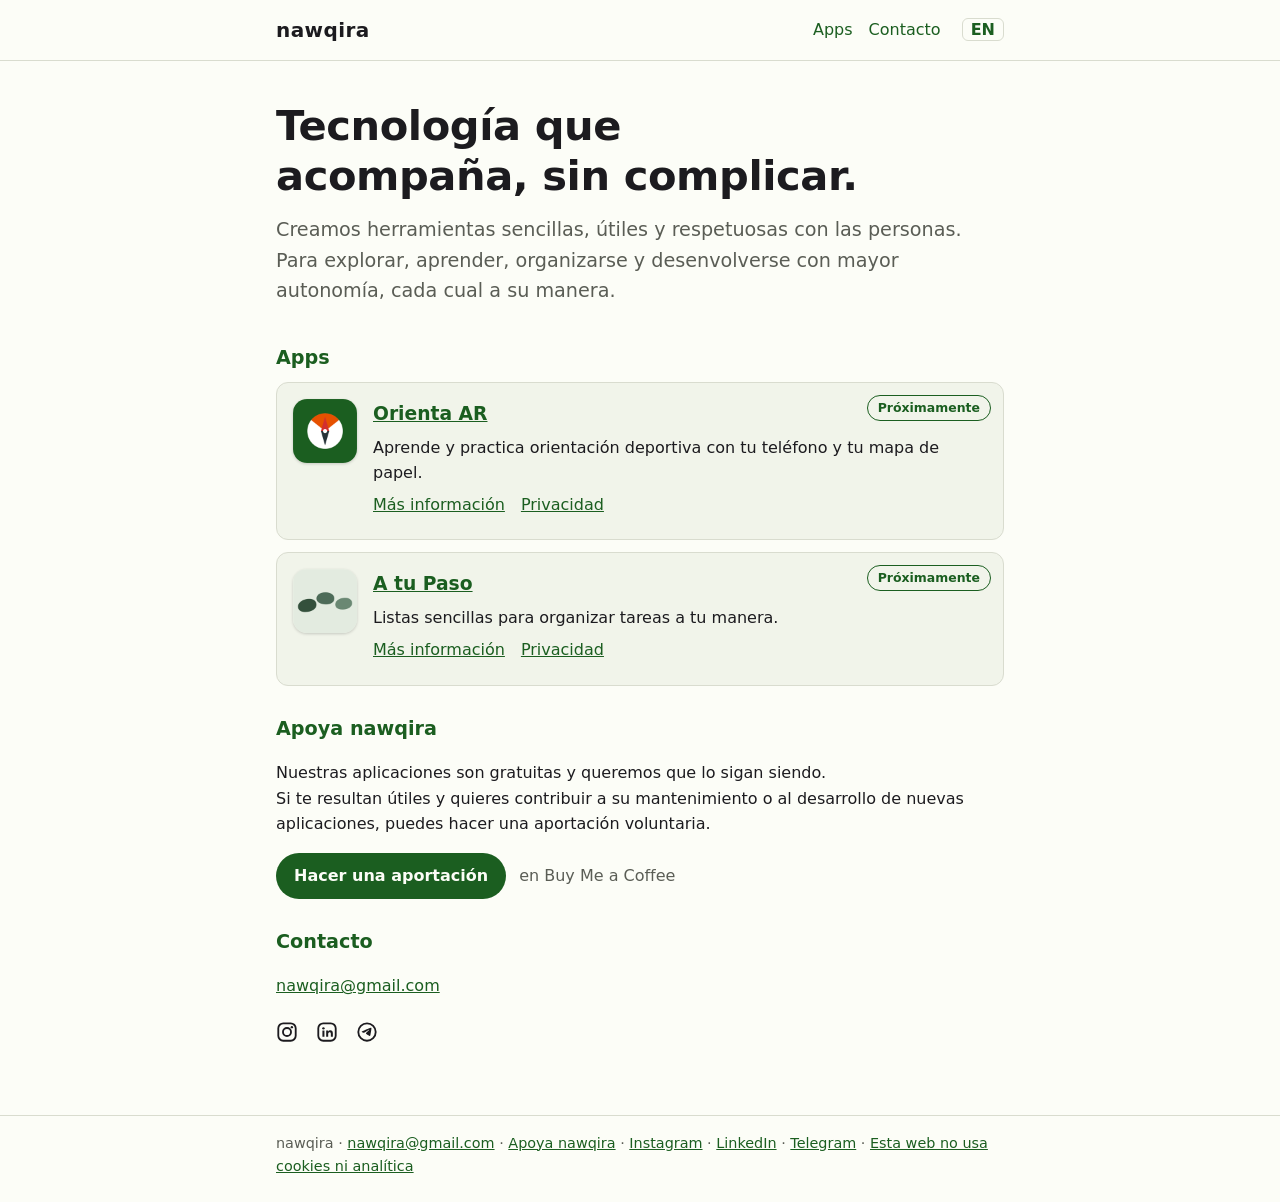
<file: index.html>
<!doctype html>
<html lang="es">
<head>
<meta charset="utf-8">
<meta name="viewport" content="width=device-width, initial-scale=1">
<title>nawqira · Tecnología que acompaña, sin complicar</title>
<meta name="description" content="nawqira crea herramientas sencillas, útiles y respetuosas con las personas. Apps para explorar, aprender, organizarse y desenvolverse con mayor autonomía.">
<link rel="canonical" href="https://nawqira.com/">
<link rel="alternate" hreflang="es" href="https://nawqira.com/">
<link rel="alternate" hreflang="en" href="https://nawqira.com/en/">
<link rel="alternate" hreflang="x-default" href="https://nawqira.com/">
<meta property="og:type" content="website">
<meta property="og:site_name" content="nawqira">
<meta property="og:locale" content="es_ES">
<meta property="og:locale:alternate" content="en_GB">
<meta property="og:url" content="https://nawqira.com/">
<meta property="og:title" content="nawqira · Tecnología que acompaña, sin complicar">
<meta property="og:description" content="Herramientas sencillas, útiles y respetuosas con las personas.">
<meta property="og:image" content="https://nawqira.com/assets/brand/og-nawqira.png">
<meta property="og:image:width" content="1200">
<meta property="og:image:height" content="630">
<meta property="og:image:alt" content="nawqira">
<meta name="twitter:card" content="summary_large_image">
<link rel="icon" href="/favicon.ico" sizes="any">
<link rel="icon" href="/assets/brand/favicon-32.png" type="image/png" sizes="32x32">
<link rel="apple-touch-icon" href="/assets/brand/apple-touch-icon.png">
<link rel="stylesheet" href="/assets/site.css?v=20261109">
<script type="application/ld+json">
{
  "@context": "https://schema.org",
  "@type": "WebSite",
  "name": "nawqira",
  "url": "https://nawqira.com/",
  "inLanguage": ["es", "en"],
  "description": "Herramientas sencillas, útiles y respetuosas con las personas.",
  "publisher": {
    "@type": "Person",
    "name": "Juan Pedro Barroso",
    "email": "nawqira@gmail.com",
    "brand": { "@type": "Brand", "name": "nawqira", "url": "https://nawqira.com/" }
  }
}
</script>
</head>
<body>
<a class="skip-link" href="#main">Saltar al contenido</a>
<header class="site-header"><div class="wrap">
  <a class="brand" href="/">nawqira</a>
  <nav class="site-nav" aria-label="Principal">
    <a href="#apps">Apps</a><a href="#contacto">Contacto</a>
    <a class="lang" href="/en/" hreflang="en" lang="en">EN</a>
  </nav>
</div></header>

<main id="main" class="wrap">
<section class="hero">
  <h1>Tecnología que acompaña, sin complicar.</h1>
  <p>Creamos herramientas sencillas, útiles y respetuosas con las personas. Para explorar, aprender, organizarse y desenvolverse con mayor autonomía, cada cual a su manera.</p>
</section>

<h2 id="apps">Apps</h2>
<div class="cards">
  <!-- One card per app; each app lives in its own folder: /<appname>/ and /<appname>/privacy/ (English page: /en/<appname>/) -->
  <article class="card card-app">
    <img class="card-icon" src="/assets/orientaar/icon-192.png" width="64" height="64" alt="">
    <div>
      <span class="badge">Próximamente</span>
      <h3><a href="/orientaar/">Orienta AR</a></h3>
      <p>Aprende y practica orientación deportiva con tu teléfono y tu mapa de papel.</p>
      <p class="links"><a href="/orientaar/">Más información<span class="visually-hidden"> sobre Orienta AR</span></a><a href="/orientaar/privacy/#es">Privacidad<span class="visually-hidden"> de Orienta AR</span></a></p>
    </div>
  </article>
  <article class="card card-app">
    <img class="card-icon" src="/assets/atupaso/icon-192.png" width="64" height="64" alt="">
    <div>
      <span class="badge">Próximamente</span>
      <h3><a href="/atupaso/">A tu Paso</a></h3>
      <p>Listas sencillas para organizar tareas a tu manera.</p>
      <p class="links"><a href="/atupaso/">Más información<span class="visually-hidden"> sobre A tu Paso</span></a><a href="/atupaso/privacy/#es">Privacidad<span class="visually-hidden"> de A tu Paso</span></a></p>
    </div>
  </article>
</div>
<!-- ad-slot: home-after-apps (inactive; rules in docs/ADS.md) -->

<h2 id="apoyo">Apoya nawqira</h2>
<p>Nuestras aplicaciones son gratuitas y queremos que lo sigan siendo.<br>
Si te resultan útiles y quieres contribuir a su mantenimiento o al desarrollo de nuevas aplicaciones, puedes hacer una aportación voluntaria.</p>
<p><a class="button" href="https://buymeacoffee.com/nawqira">Hacer una aportación</a> <span class="muted">en Buy Me a Coffee</span></p>

<h2 id="contacto">Contacto</h2>
<p><a href="mailto:nawqira@gmail.com">nawqira@gmail.com</a></p>
<p><a class="social" href="https://www.instagram.com/nawqira/"><svg viewBox="0 0 24 24" width="22" height="22" aria-hidden="true" focusable="false"><rect x="2.5" y="2.5" width="19" height="19" rx="5.5" fill="none" stroke="currentColor" stroke-width="2"/><circle cx="12" cy="12" r="4.4" fill="none" stroke="currentColor" stroke-width="2"/><circle cx="17.3" cy="6.7" r="1.3" fill="currentColor"/></svg><span class="visually-hidden">Instagram de nawqira</span></a><a class="social" href="https://www.linkedin.com/company/nawqira/home/"><svg viewBox="0 0 24 24" width="22" height="22" aria-hidden="true" focusable="false"><rect x="2.5" y="2.5" width="19" height="19" rx="5.5" fill="none" stroke="currentColor" stroke-width="2"/><circle cx="8.1" cy="8" r="1.3" fill="currentColor"/><rect x="7" y="10.4" width="2.2" height="6.8" fill="currentColor"/><path fill="currentColor" d="M11.1 10.4h2.1v1c.5-.7 1.3-1.2 2.3-1.2 2 0 2.9 1.3 2.9 3.4v3.6h-2.2v-3.3c0-1-.4-1.7-1.3-1.7-.9 0-1.6.7-1.6 1.8v3.2h-2.2z"/></svg><span class="visually-hidden">LinkedIn de nawqira</span></a><a class="social" href="https://t.me/nawqira"><svg viewBox="0 0 24 24" width="22" height="22" aria-hidden="true" focusable="false"><circle cx="12" cy="12" r="9.5" fill="none" stroke="currentColor" stroke-width="2"/><path fill="currentColor" transform="translate(11.8 12) scale(.82) translate(-11.4 -12.8)" d="M16.906 7.224c.1-.002.321.023.465.14a.506.506 0 0 1 .171.325c.016.093.036.306.02.472-.18 1.898-.962 6.502-1.36 8.627-.168.9-.499 1.201-.82 1.23-.696.065-1.225-.46-1.9-.902-1.056-.693-1.653-1.124-2.678-1.8-1.185-.78-.417-1.21.258-1.91.177-.184 3.247-2.977 3.307-3.23.007-.032.014-.15-.056-.212s-.174-.041-.249-.024c-.106.024-1.793 1.14-5.061 3.345-.48.33-.913.49-1.302.48-.428-.008-1.252-.241-1.865-.44-.752-.245-1.349-.374-1.297-.789.027-.216.325-.437.893-.663 3.498-1.524 5.83-2.529 6.998-3.014 3.332-1.386 4.025-1.627 4.476-1.635z"/></svg><span class="visually-hidden">Canal de Telegram de nawqira</span></a></p>
</main>

<footer class="site-footer"><div class="wrap">
  nawqira · <a href="mailto:nawqira@gmail.com">nawqira@gmail.com</a> · <a href="https://buymeacoffee.com/nawqira">Apoya nawqira</a> · <a href="https://www.instagram.com/nawqira/">Instagram</a> · <a href="https://www.linkedin.com/company/nawqira/home/">LinkedIn</a> · <a href="https://t.me/nawqira">Telegram</a> · <a href="/privacy/#es">Esta web no usa cookies ni analítica</a>
</div></footer>
</body>
</html>
</file>
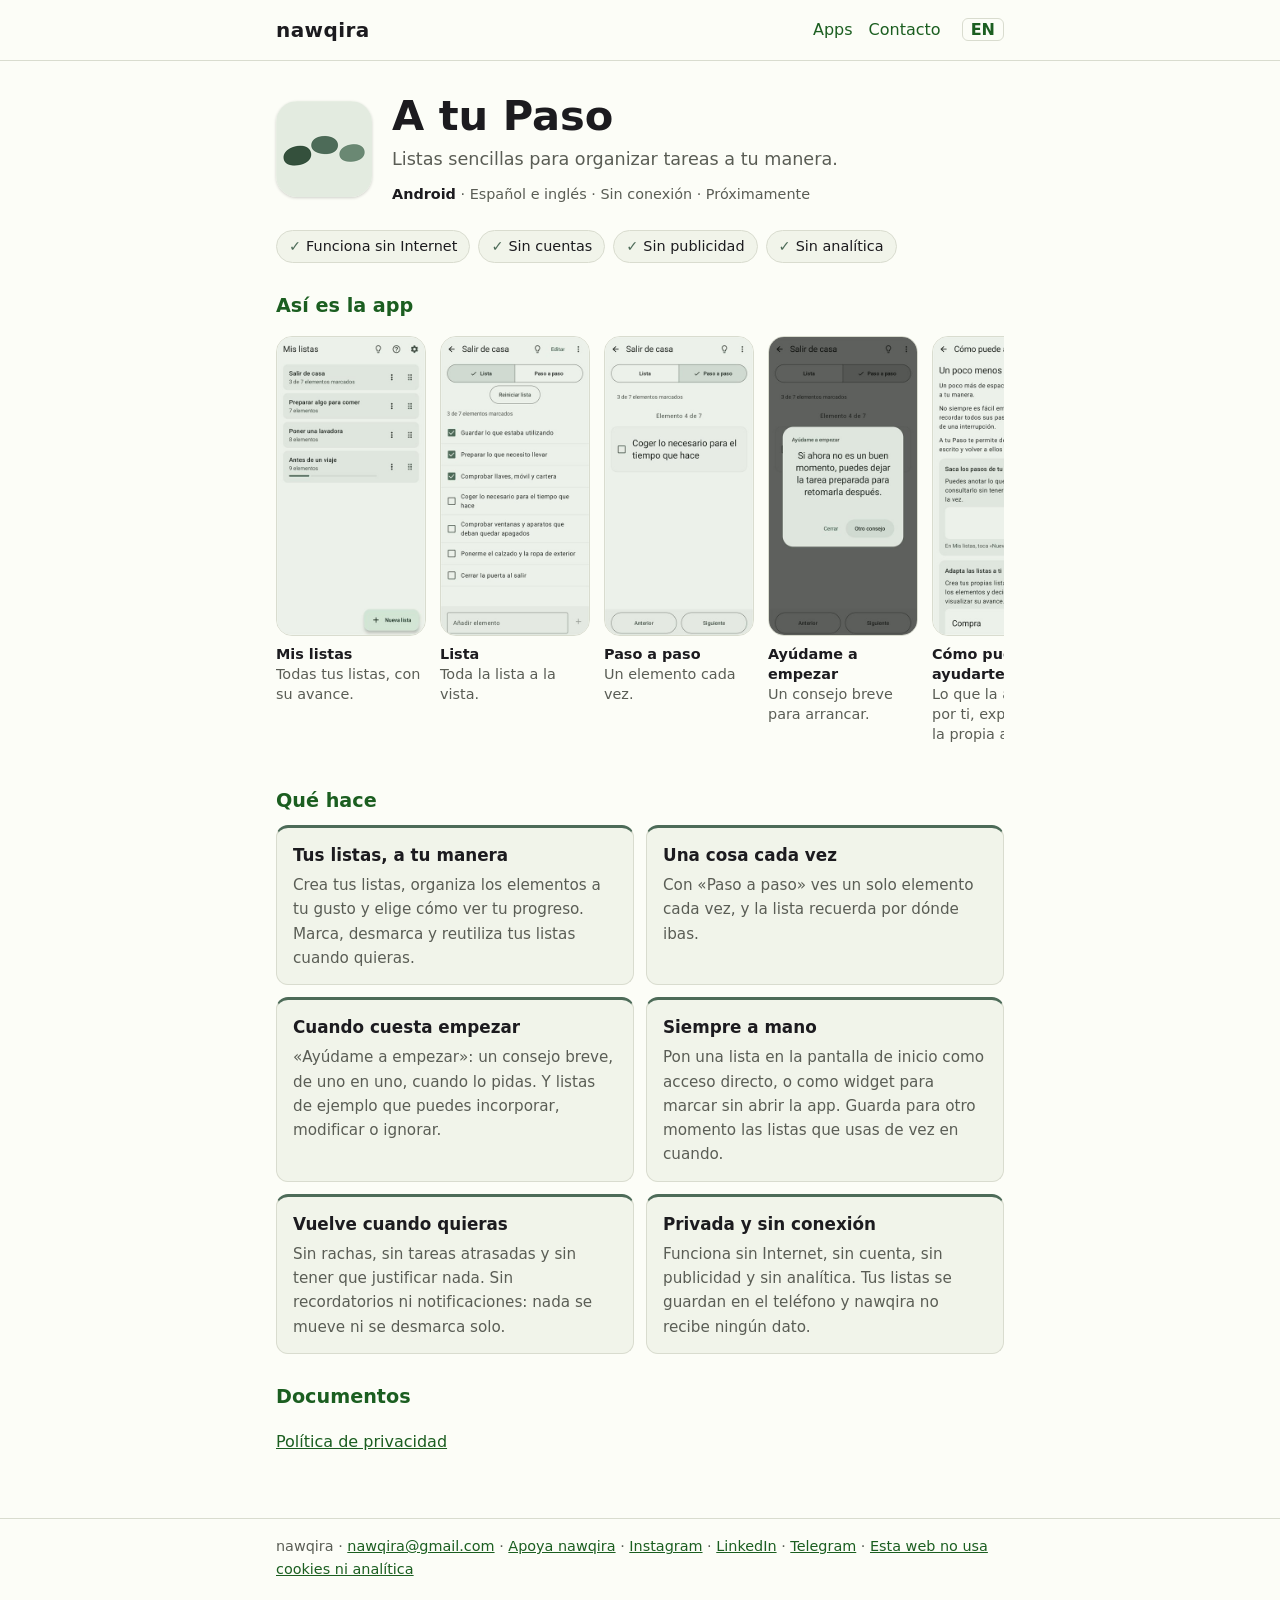
<file: atupaso/index.html>
<!doctype html>
<html lang="es">
<head>
<meta charset="utf-8">
<meta name="viewport" content="width=device-width, initial-scale=1">
<title>A tu Paso · Listas sencillas para Android · nawqira</title>
<meta name="description" content="App de listas sencillas para organizar tareas a tu manera: lista completa o paso a paso, consejos para empezar, widget y listas de ejemplo. Sin Internet, sin cuentas, sin publicidad.">
<link rel="canonical" href="https://nawqira.com/atupaso/">
<link rel="alternate" hreflang="es" href="https://nawqira.com/atupaso/">
<link rel="alternate" hreflang="en" href="https://nawqira.com/en/atupaso/">
<link rel="alternate" hreflang="x-default" href="https://nawqira.com/atupaso/">
<meta property="og:type" content="website">
<meta property="og:site_name" content="nawqira">
<meta property="og:locale" content="es_ES">
<meta property="og:locale:alternate" content="en_GB">
<meta property="og:url" content="https://nawqira.com/atupaso/">
<meta property="og:title" content="A tu Paso · Listas sencillas, a tu manera">
<meta property="og:description" content="App de listas para Android: lista completa o paso a paso, sin Internet y sin cuentas.">
<meta property="og:image" content="https://nawqira.com/assets/brand/og-nawqira.png">
<meta property="og:image:width" content="1200">
<meta property="og:image:height" content="630">
<meta property="og:image:alt" content="nawqira">
<meta name="twitter:card" content="summary_large_image">
<link rel="icon" href="/favicon.ico" sizes="any">
<link rel="icon" href="/assets/brand/favicon-32.png" type="image/png" sizes="32x32">
<link rel="apple-touch-icon" href="/assets/brand/apple-touch-icon.png">
<link rel="stylesheet" href="/assets/site.css?v=20261109">
<script type="application/ld+json">
{
  "@context": "https://schema.org",
  "@type": "MobileApplication",
  "name": "A tu Paso",
  "url": "https://nawqira.com/atupaso/",
  "description": "Listas sencillas para organizar tareas a tu manera.",
  "operatingSystem": "Android",
  "applicationCategory": "UtilitiesApplication",
  "inLanguage": ["es", "en"],
  "image": "https://nawqira.com/assets/atupaso/icon-192.png",
  "screenshot": ["https://nawqira.com/assets/atupaso/shots/es-1-lists-540.jpg", "https://nawqira.com/assets/atupaso/shots/es-2-list-540.jpg", "https://nawqira.com/assets/atupaso/shots/es-3-step-540.jpg", "https://nawqira.com/assets/atupaso/shots/es-4-help-540.jpg", "https://nawqira.com/assets/atupaso/shots/es-5-about-540.jpg"],
  "featureList": ["Vista de lista o paso a paso", "Ayúdame a empezar: consejos para arrancar", "Listas de ejemplo", "Widget y acceso directo en la pantalla de inicio", "Funciona sin Internet"],
  "publisher": {
    "@type": "Person",
    "name": "Juan Pedro Barroso",
    "email": "nawqira@gmail.com",
    "brand": { "@type": "Brand", "name": "nawqira", "url": "https://nawqira.com/" }
  },
  "privacyPolicy": "https://nawqira.com/atupaso/privacy/"
}
</script>
</head>
<body class="app-atupaso">
<a class="skip-link" href="#main">Saltar al contenido</a>
<header class="site-header"><div class="wrap">
  <a class="brand" href="/">nawqira</a>
  <nav class="site-nav" aria-label="Principal">
    <a href="/#apps">Apps</a><a href="/#contacto">Contacto</a>
    <a class="lang" href="/en/atupaso/" hreflang="en" lang="en">EN</a>
  </nav>
</div></header>

<main id="main" class="wrap">
<section class="app-hero">
  <img src="/assets/atupaso/icon-192.png" width="96" height="96" alt="">
  <div>
    <h1>A tu Paso</h1>
    <p class="tagline">Listas sencillas para organizar tareas a tu manera.</p>
    <p class="platform"><b>Android</b> · Español e inglés · Sin conexión · Próximamente</p>
  </div>
</section>

<ul class="facts" aria-label="Características de esta versión">
  <li>Funciona sin Internet</li><li>Sin cuentas</li><li>Sin publicidad</li><li>Sin analítica</li>
</ul>
<!-- store-badge: Google Play badge only once the app is published (follow Google's badge guidelines) -->

<h2>Así es la app</h2>
<ul class="gallery" tabindex="0" aria-label="Capturas de pantalla de A tu Paso (desplazable)">
  <li><figure><img loading="lazy" src="/assets/atupaso/shots/es-1-lists-360.jpg" srcset="/assets/atupaso/shots/es-1-lists-360.jpg 360w, /assets/atupaso/shots/es-1-lists-540.jpg 540w" sizes="(max-width: 640px) 62vw, 180px" width="360" height="720" alt="Mis listas: cuatro listas, una con «3 de 7 elementos marcados» y otra con barra de progreso; abajo, el botón «Nueva lista»."><figcaption><b>Mis listas</b>Todas tus listas, con su avance.</figcaption></figure></li>
  <li><figure><img loading="lazy" src="/assets/atupaso/shots/es-2-list-360.jpg" srcset="/assets/atupaso/shots/es-2-list-360.jpg 360w, /assets/atupaso/shots/es-2-list-540.jpg 540w" sizes="(max-width: 640px) 62vw, 180px" width="360" height="720" alt="Lista «Salir de casa» en vista de lista: tres elementos marcados de siete y el botón «Reiniciar lista»."><figcaption><b>Lista</b>Toda la lista a la vista.</figcaption></figure></li>
  <li><figure><img loading="lazy" src="/assets/atupaso/shots/es-3-step-360.jpg" srcset="/assets/atupaso/shots/es-3-step-360.jpg 360w, /assets/atupaso/shots/es-3-step-540.jpg 540w" sizes="(max-width: 640px) 62vw, 180px" width="360" height="720" alt="Vista paso a paso: «Elemento 4 de 7», un solo elemento en grande y los botones «Anterior» y «Siguiente»."><figcaption><b>Paso a paso</b>Un elemento cada vez.</figcaption></figure></li>
  <li><figure><img loading="lazy" src="/assets/atupaso/shots/es-4-help-360.jpg" srcset="/assets/atupaso/shots/es-4-help-360.jpg 360w, /assets/atupaso/shots/es-4-help-540.jpg 540w" sizes="(max-width: 640px) 62vw, 180px" width="360" height="720" alt="Ventana «Ayúdame a empezar» con el consejo «Si ahora no es un buen momento, puedes dejar la tarea preparada para retomarla después.» y el botón «Otro consejo»."><figcaption><b>Ayúdame a empezar</b>Un consejo breve para arrancar.</figcaption></figure></li>
  <li><figure><img loading="lazy" src="/assets/atupaso/shots/es-5-about-360.jpg" srcset="/assets/atupaso/shots/es-5-about-360.jpg 360w, /assets/atupaso/shots/es-5-about-540.jpg 540w" sizes="(max-width: 640px) 62vw, 180px" width="360" height="720" alt="Pantalla «Cómo puede ayudarte»: «Un poco menos que recordar.»"><figcaption><b>Cómo puede ayudarte</b>Lo que la app hace por ti, explicado en la propia app.</figcaption></figure></li>
</ul>

<h2>Qué hace</h2>
<div class="features">
  <div class="feature"><h3>Tus listas, a tu manera</h3><p>Crea tus listas, organiza los elementos a tu gusto y elige cómo ver tu progreso. Marca, desmarca y reutiliza tus listas cuando quieras.</p></div>
  <div class="feature"><h3>Una cosa cada vez</h3><p>Con «Paso a paso» ves un solo elemento cada vez, y la lista recuerda por dónde ibas.</p></div>
  <div class="feature"><h3>Cuando cuesta empezar</h3><p>«Ayúdame a empezar»: un consejo breve, de uno en uno, cuando lo pidas. Y listas de ejemplo que puedes incorporar, modificar o ignorar.</p></div>
  <div class="feature"><h3>Siempre a mano</h3><p>Pon una lista en la pantalla de inicio como acceso directo, o como widget para marcar sin abrir la app. Guarda para otro momento las listas que usas de vez en cuando.</p></div>
  <div class="feature"><h3>Vuelve cuando quieras</h3><p>Sin rachas, sin tareas atrasadas y sin tener que justificar nada. Sin recordatorios ni notificaciones: nada se mueve ni se desmarca solo.</p></div>
  <div class="feature"><h3>Privada y sin conexión</h3><p>Funciona sin Internet, sin cuenta, sin publicidad y sin analítica. Tus listas se guardan en el teléfono y nawqira no recibe ningún dato.</p></div>
</div>

<!-- ad-slot: app-after-content (inactive; rules in docs/ADS.md) -->

<h2>Documentos</h2>
<p class="links"><a href="/atupaso/privacy/#es">Política de privacidad</a></p>
</main>

<footer class="site-footer"><div class="wrap">
  nawqira · <a href="mailto:nawqira@gmail.com">nawqira@gmail.com</a> · <a href="https://buymeacoffee.com/nawqira">Apoya nawqira</a> · <a href="https://www.instagram.com/nawqira/">Instagram</a> · <a href="https://www.linkedin.com/company/nawqira/home/">LinkedIn</a> · <a href="https://t.me/nawqira">Telegram</a> · <a href="/privacy/#es">Esta web no usa cookies ni analítica</a>
</div></footer>
</body>
</html>
</file>
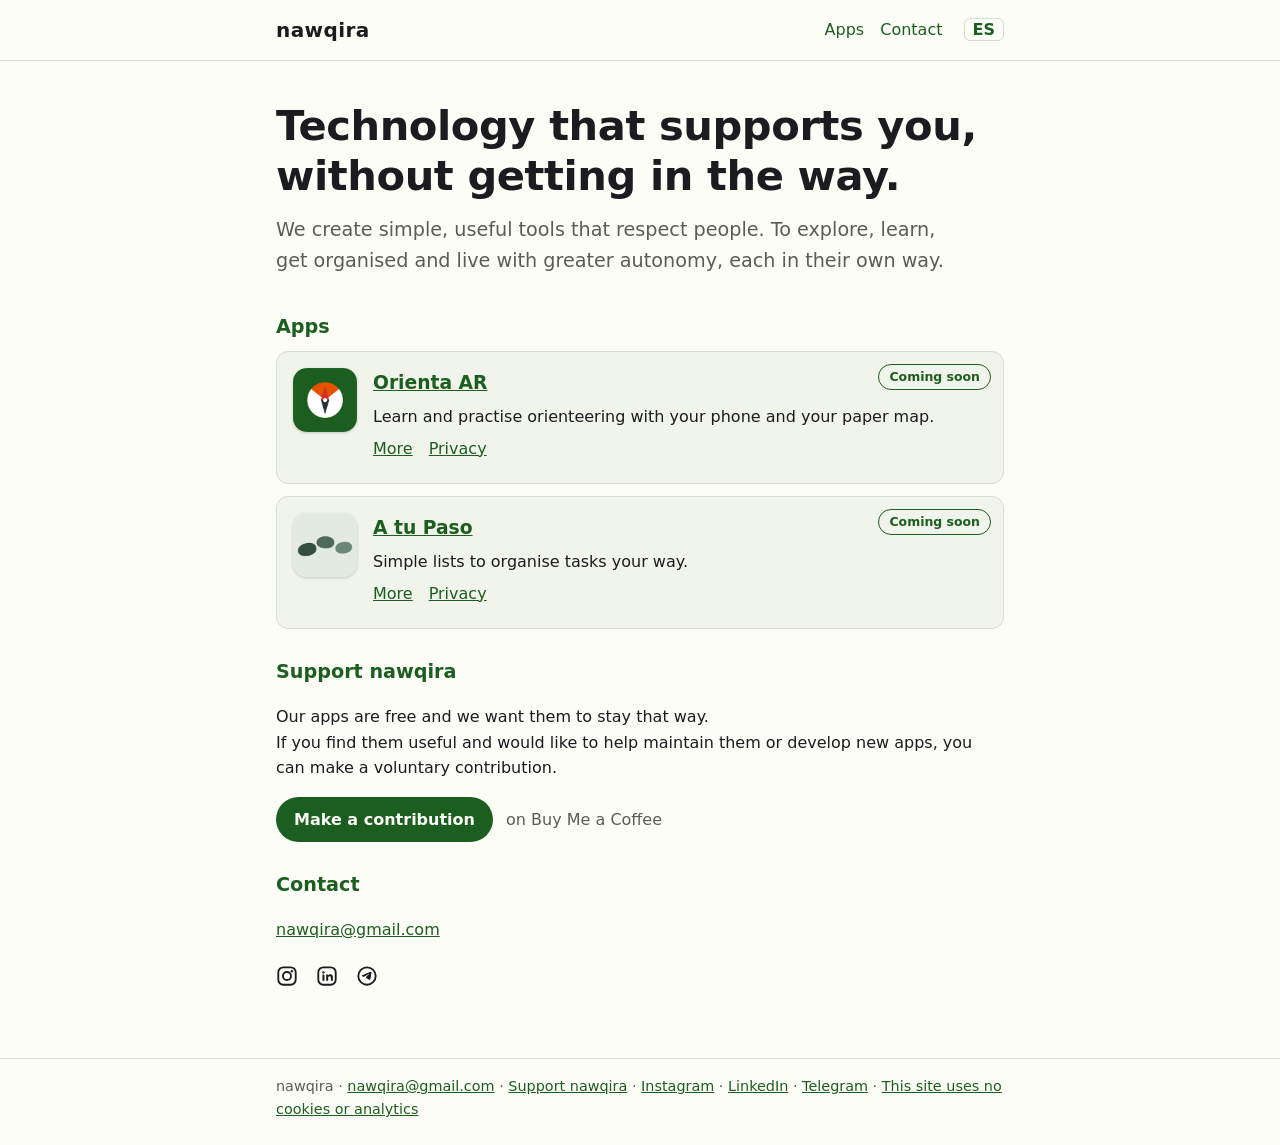
<file: en/index.html>
<!doctype html>
<html lang="en">
<head>
<meta charset="utf-8">
<meta name="viewport" content="width=device-width, initial-scale=1">
<title>nawqira · Technology that supports you, without getting in the way</title>
<meta name="description" content="nawqira creates simple, useful tools that respect people. Apps to explore, learn, get organised and live with greater autonomy.">
<link rel="canonical" href="https://nawqira.com/en/">
<link rel="alternate" hreflang="es" href="https://nawqira.com/">
<link rel="alternate" hreflang="en" href="https://nawqira.com/en/">
<link rel="alternate" hreflang="x-default" href="https://nawqira.com/">
<meta property="og:type" content="website">
<meta property="og:site_name" content="nawqira">
<meta property="og:locale" content="en_GB">
<meta property="og:locale:alternate" content="es_ES">
<meta property="og:url" content="https://nawqira.com/en/">
<meta property="og:title" content="nawqira · Technology that supports you, without getting in the way">
<meta property="og:description" content="Simple, useful tools that respect people.">
<meta property="og:image" content="https://nawqira.com/assets/brand/og-nawqira.png">
<meta property="og:image:width" content="1200">
<meta property="og:image:height" content="630">
<meta property="og:image:alt" content="nawqira">
<meta name="twitter:card" content="summary_large_image">
<link rel="icon" href="/favicon.ico" sizes="any">
<link rel="icon" href="/assets/brand/favicon-32.png" type="image/png" sizes="32x32">
<link rel="apple-touch-icon" href="/assets/brand/apple-touch-icon.png">
<link rel="stylesheet" href="/assets/site.css?v=20261109">
<script type="application/ld+json">
{
  "@context": "https://schema.org",
  "@type": "WebSite",
  "name": "nawqira",
  "url": "https://nawqira.com/en/",
  "inLanguage": "en",
  "description": "Simple, useful tools that respect people.",
  "publisher": {
    "@type": "Person",
    "name": "Juan Pedro Barroso",
    "email": "nawqira@gmail.com",
    "brand": { "@type": "Brand", "name": "nawqira", "url": "https://nawqira.com/" }
  }
}
</script>
</head>
<body>
<a class="skip-link" href="#main">Skip to content</a>
<header class="site-header"><div class="wrap">
  <a class="brand" href="/en/">nawqira</a>
  <nav class="site-nav" aria-label="Main">
    <a href="#apps">Apps</a><a href="#contact">Contact</a>
    <a class="lang" href="/" hreflang="es" lang="es">ES</a>
  </nav>
</div></header>

<main id="main" class="wrap">
<section class="hero">
  <h1>Technology that supports you, without getting in the way.</h1>
  <p>We create simple, useful tools that respect people. To explore, learn, get organised and live with greater autonomy, each in their own way.</p>
</section>

<h2 id="apps">Apps</h2>
<div class="cards">
  <article class="card card-app">
    <img class="card-icon" src="/assets/orientaar/icon-192.png" width="64" height="64" alt="">
    <div>
      <span class="badge">Coming soon</span>
      <h3><a href="/en/orientaar/">Orienta AR</a></h3>
      <p>Learn and practise orienteering with your phone and your paper map.</p>
      <p class="links"><a href="/en/orientaar/">More<span class="visually-hidden"> about Orienta AR</span></a><a href="/orientaar/privacy/#en">Privacy<span class="visually-hidden"> of Orienta AR</span></a></p>
    </div>
  </article>
  <article class="card card-app">
    <img class="card-icon" src="/assets/atupaso/icon-192.png" width="64" height="64" alt="">
    <div>
      <span class="badge">Coming soon</span>
      <h3><a href="/en/atupaso/">A tu Paso</a></h3>
      <p>Simple lists to organise tasks your way.</p>
      <p class="links"><a href="/en/atupaso/">More<span class="visually-hidden"> about A tu Paso</span></a><a href="/atupaso/privacy/#en">Privacy<span class="visually-hidden"> of A tu Paso</span></a></p>
    </div>
  </article>
</div>
<!-- ad-slot: home-after-apps (inactive; rules in docs/ADS.md) -->

<h2 id="support">Support nawqira</h2>
<p>Our apps are free and we want them to stay that way.<br>
If you find them useful and would like to help maintain them or develop new apps, you can make a voluntary contribution.</p>
<p><a class="button" href="https://buymeacoffee.com/nawqira">Make a contribution</a> <span class="muted">on Buy Me a Coffee</span></p>

<h2 id="contact">Contact</h2>
<p><a href="mailto:nawqira@gmail.com">nawqira@gmail.com</a></p>
<p><a class="social" href="https://www.instagram.com/nawqira/"><svg viewBox="0 0 24 24" width="22" height="22" aria-hidden="true" focusable="false"><rect x="2.5" y="2.5" width="19" height="19" rx="5.5" fill="none" stroke="currentColor" stroke-width="2"/><circle cx="12" cy="12" r="4.4" fill="none" stroke="currentColor" stroke-width="2"/><circle cx="17.3" cy="6.7" r="1.3" fill="currentColor"/></svg><span class="visually-hidden">nawqira on Instagram</span></a><a class="social" href="https://www.linkedin.com/company/nawqira/home/"><svg viewBox="0 0 24 24" width="22" height="22" aria-hidden="true" focusable="false"><rect x="2.5" y="2.5" width="19" height="19" rx="5.5" fill="none" stroke="currentColor" stroke-width="2"/><circle cx="8.1" cy="8" r="1.3" fill="currentColor"/><rect x="7" y="10.4" width="2.2" height="6.8" fill="currentColor"/><path fill="currentColor" d="M11.1 10.4h2.1v1c.5-.7 1.3-1.2 2.3-1.2 2 0 2.9 1.3 2.9 3.4v3.6h-2.2v-3.3c0-1-.4-1.7-1.3-1.7-.9 0-1.6.7-1.6 1.8v3.2h-2.2z"/></svg><span class="visually-hidden">nawqira on LinkedIn</span></a><a class="social" href="https://t.me/nawqira"><svg viewBox="0 0 24 24" width="22" height="22" aria-hidden="true" focusable="false"><circle cx="12" cy="12" r="9.5" fill="none" stroke="currentColor" stroke-width="2"/><path fill="currentColor" transform="translate(11.8 12) scale(.82) translate(-11.4 -12.8)" d="M16.906 7.224c.1-.002.321.023.465.14a.506.506 0 0 1 .171.325c.016.093.036.306.02.472-.18 1.898-.962 6.502-1.36 8.627-.168.9-.499 1.201-.82 1.23-.696.065-1.225-.46-1.9-.902-1.056-.693-1.653-1.124-2.678-1.8-1.185-.78-.417-1.21.258-1.91.177-.184 3.247-2.977 3.307-3.23.007-.032.014-.15-.056-.212s-.174-.041-.249-.024c-.106.024-1.793 1.14-5.061 3.345-.48.33-.913.49-1.302.48-.428-.008-1.252-.241-1.865-.44-.752-.245-1.349-.374-1.297-.789.027-.216.325-.437.893-.663 3.498-1.524 5.83-2.529 6.998-3.014 3.332-1.386 4.025-1.627 4.476-1.635z"/></svg><span class="visually-hidden">nawqira Telegram channel</span></a></p>
</main>

<footer class="site-footer"><div class="wrap">
  nawqira · <a href="mailto:nawqira@gmail.com">nawqira@gmail.com</a> · <a href="https://buymeacoffee.com/nawqira">Support nawqira</a> · <a href="https://www.instagram.com/nawqira/">Instagram</a> · <a href="https://www.linkedin.com/company/nawqira/home/">LinkedIn</a> · <a href="https://t.me/nawqira">Telegram</a> · <a href="/privacy/#en">This site uses no cookies or analytics</a>
</div></footer>
</body>
</html>
</file>
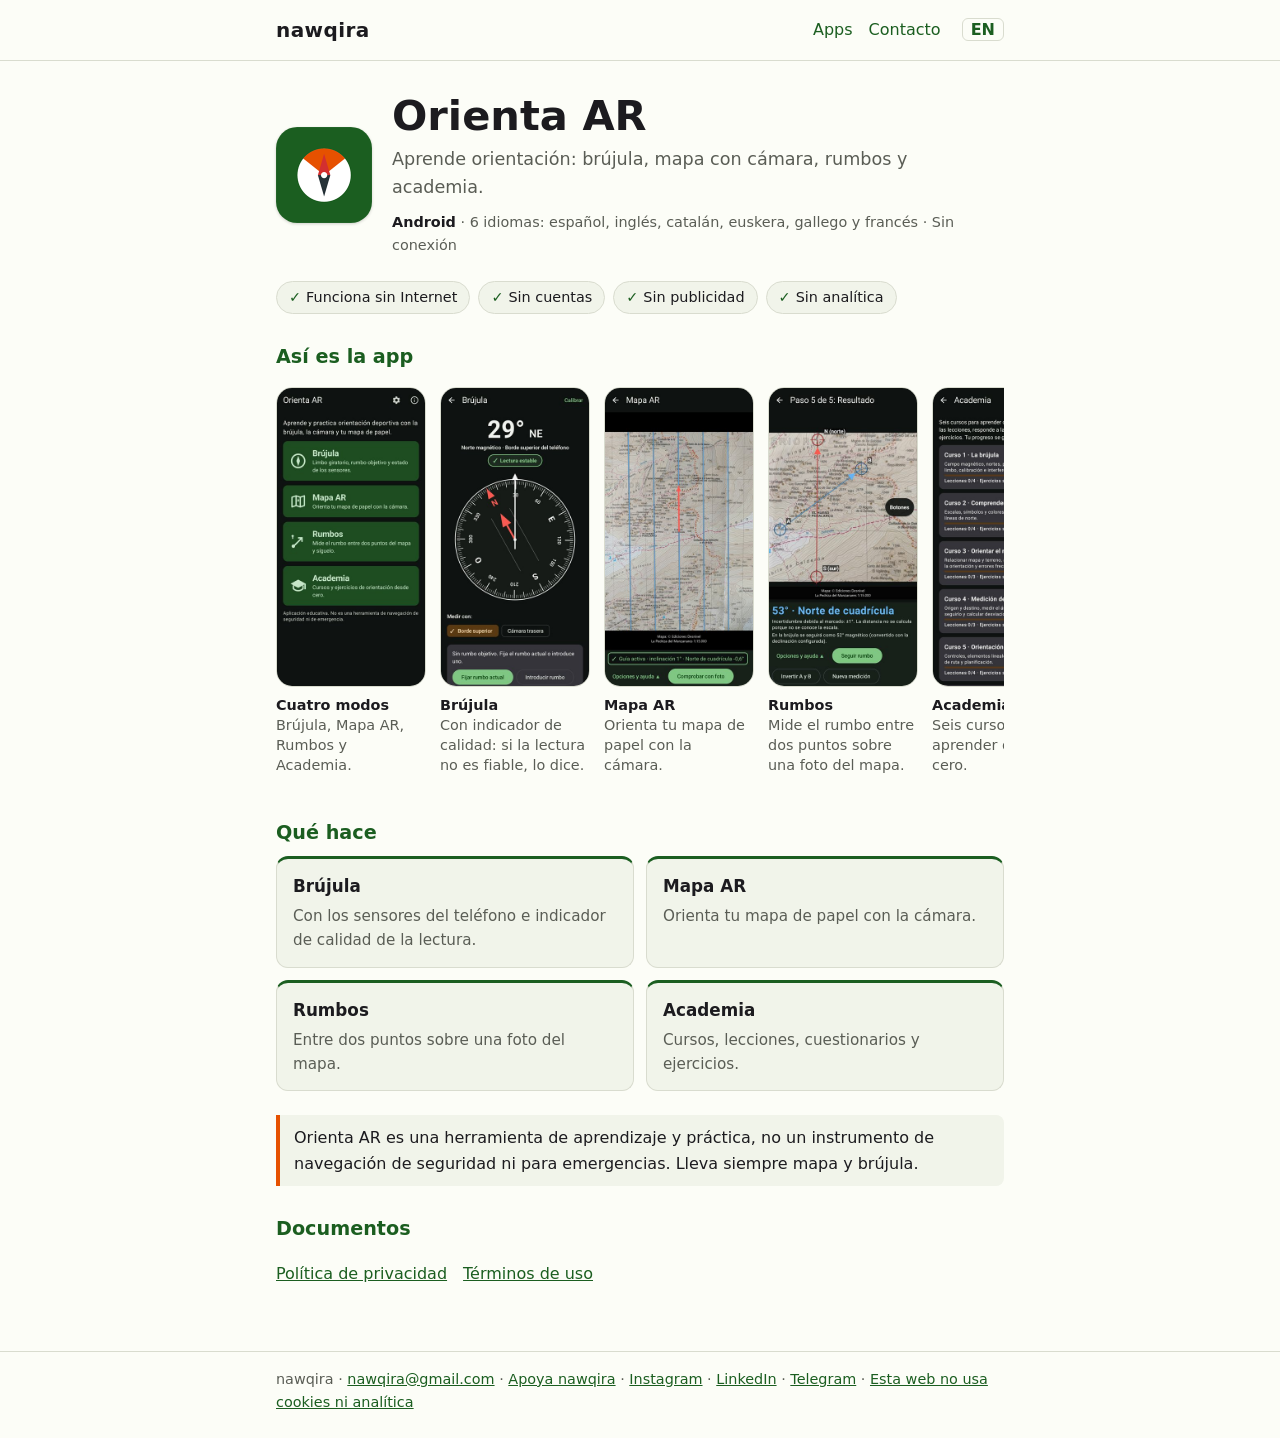
<file: orientaar/index.html>
<!doctype html>
<html lang="es">
<head>
<meta charset="utf-8">
<meta name="viewport" content="width=device-width, initial-scale=1">
<title>Orienta AR · App de orientación deportiva para Android · nawqira</title>
<meta name="description" content="App educativa para aprender y practicar orientación deportiva con el teléfono y un mapa de papel: brújula, Mapa AR, rumbos y academia. Sin Internet.">
<link rel="canonical" href="https://nawqira.com/orientaar/">
<link rel="alternate" hreflang="es" href="https://nawqira.com/orientaar/">
<link rel="alternate" hreflang="en" href="https://nawqira.com/en/orientaar/">
<link rel="alternate" hreflang="x-default" href="https://nawqira.com/orientaar/">
<meta property="og:type" content="website">
<meta property="og:site_name" content="nawqira">
<meta property="og:locale" content="es_ES">
<meta property="og:locale:alternate" content="en_GB">
<meta property="og:url" content="https://nawqira.com/orientaar/">
<meta property="og:title" content="Orienta AR · Orientación deportiva con tu teléfono y tu mapa">
<meta property="og:description" content="App educativa de orientación deportiva para Android: brújula, Mapa AR, rumbos y academia.">
<meta property="og:image" content="https://nawqira.com/assets/orientaar/feature-es.png">
<meta property="og:image:width" content="1024">
<meta property="og:image:height" content="500">
<meta property="og:image:alt" content="Orienta AR: aprende orientación con tu teléfono y tu mapa">
<meta name="twitter:card" content="summary_large_image">
<link rel="icon" href="/favicon.ico" sizes="any">
<link rel="icon" href="/assets/brand/favicon-32.png" type="image/png" sizes="32x32">
<link rel="apple-touch-icon" href="/assets/brand/apple-touch-icon.png">
<link rel="stylesheet" href="/assets/site.css?v=20261109">
<script type="application/ld+json">
{
  "@context": "https://schema.org",
  "@type": "MobileApplication",
  "name": "Orienta AR",
  "url": "https://nawqira.com/orientaar/",
  "description": "App educativa para aprender y practicar orientación deportiva con el teléfono y un mapa de papel.",
  "operatingSystem": "Android",
  "applicationCategory": "EducationalApplication",
  "inLanguage": ["es", "en", "ca", "eu", "gl", "fr"],
  "image": "https://nawqira.com/assets/orientaar/icon-192.png",
  "screenshot": ["https://nawqira.com/assets/orientaar/shots/es-1-home-540.jpg", "https://nawqira.com/assets/orientaar/shots/es-2-compass-540.jpg", "https://nawqira.com/assets/orientaar/shots/es-3-academy-540.jpg", "https://nawqira.com/assets/orientaar/shots/es-4-exercise-540.jpg"],
  "featureList": ["Brújula con indicador de calidad de la lectura", "Mapa AR: orientar el mapa de papel con la cámara", "Rumbos entre dos puntos sobre una foto del mapa", "Academia: cursos, lecciones, cuestionarios y ejercicios", "Funciona sin Internet"],
  "publisher": {
    "@type": "Person",
    "name": "Juan Pedro Barroso",
    "email": "nawqira@gmail.com",
    "brand": { "@type": "Brand", "name": "nawqira", "url": "https://nawqira.com/" }
  },
  "privacyPolicy": "https://nawqira.com/orientaar/privacy/"
}
</script>
</head>
<body class="app-orientaar">
<a class="skip-link" href="#main">Saltar al contenido</a>
<header class="site-header"><div class="wrap">
  <a class="brand" href="/">nawqira</a>
  <nav class="site-nav" aria-label="Principal">
    <a href="/#apps">Apps</a><a href="/#contacto">Contacto</a>
    <a class="lang" href="/en/orientaar/" hreflang="en" lang="en">EN</a>
  </nav>
</div></header>

<main id="main" class="wrap">
<section class="app-hero">
  <img src="/assets/orientaar/icon-192.png" width="96" height="96" alt="">
  <div>
    <h1>Orienta AR</h1>
    <p class="tagline">Aprende orientación: brújula, mapa con cámara, rumbos y academia.</p>
    <p class="platform"><b>Android</b> · 6 idiomas: español, inglés, catalán, euskera, gallego y francés · Sin conexión</p>
  </div>
</section>

<ul class="facts" aria-label="Características de esta versión">
  <li>Funciona sin Internet</li><li>Sin cuentas</li><li>Sin publicidad</li><li>Sin analítica</li>
</ul>
<!-- store-badge: Google Play badge only once the app is published (follow Google's badge guidelines) -->

<h2>Así es la app</h2>
<ul class="gallery" tabindex="0" aria-label="Capturas de pantalla de Orienta AR (desplazable)">
  <li><figure><img loading="lazy" src="/assets/orientaar/shots/es-1-home-360.jpg" srcset="/assets/orientaar/shots/es-1-home-360.jpg 360w, /assets/orientaar/shots/es-1-home-540.jpg 540w" sizes="(max-width: 640px) 62vw, 180px" width="360" height="720" alt="Pantalla de inicio con los cuatro modos: Brújula, Mapa AR, Rumbos y Academia."><figcaption><b>Cuatro modos</b>Brújula, Mapa AR, Rumbos y Academia.</figcaption></figure></li>
  <li><figure><img loading="lazy" src="/assets/orientaar/shots/es-2-compass-360.jpg" srcset="/assets/orientaar/shots/es-2-compass-360.jpg 360w, /assets/orientaar/shots/es-2-compass-540.jpg 540w" sizes="(max-width: 640px) 62vw, 180px" width="360" height="720" alt="Brújula marcando 29° noreste con el indicador «Lectura estable»."><figcaption><b>Brújula</b>Con indicador de calidad: si la lectura no es fiable, lo dice.</figcaption></figure></li>
  <li><figure><img loading="lazy" src="/assets/orientaar/shots/es-5-mapar-360.jpg" srcset="/assets/orientaar/shots/es-5-mapar-360.jpg 360w, /assets/orientaar/shots/es-5-mapar-540.jpg 540w" sizes="(max-width: 640px) 62vw, 180px" width="360" height="720" alt="Mapa AR: un mapa de papel visto con la cámara, con líneas guía azules y una flecha roja hacia el norte; abajo, «Guía activa · inclinación 1° · Norte de cuadrícula −0,6°»."><figcaption><b>Mapa AR</b>Orienta tu mapa de papel con la cámara.</figcaption></figure></li>
  <li><figure><img loading="lazy" src="/assets/orientaar/shots/es-6-bearings-360.jpg?v=20261105" srcset="/assets/orientaar/shots/es-6-bearings-360.jpg?v=20261105 360w, /assets/orientaar/shots/es-6-bearings-540.jpg?v=20261105 540w" sizes="(max-width: 640px) 62vw, 180px" width="360" height="720" alt="Rumbos: foto de un mapa con la línea norte-sur y los puntos A y B marcados; resultado 53° respecto al norte de cuadrícula (52° magnético en la brújula), con incertidumbre de ±1° y el botón «Seguir rumbo»."><figcaption><b>Rumbos</b>Mide el rumbo entre dos puntos sobre una foto del mapa.</figcaption></figure></li>
  <li><figure><img loading="lazy" src="/assets/orientaar/shots/es-3-academy-360.jpg" srcset="/assets/orientaar/shots/es-3-academy-360.jpg 360w, /assets/orientaar/shots/es-3-academy-540.jpg 540w" sizes="(max-width: 640px) 62vw, 180px" width="360" height="720" alt="Lista de cursos de la Academia con su progreso."><figcaption><b>Academia</b>Seis cursos para aprender desde cero.</figcaption></figure></li>
  <li><figure><img loading="lazy" src="/assets/orientaar/shots/es-4-exercise-360.jpg" srcset="/assets/orientaar/shots/es-4-exercise-360.jpg 360w, /assets/orientaar/shots/es-4-exercise-540.jpg 540w" sizes="(max-width: 640px) 62vw, 180px" width="360" height="720" alt="Ejercicio: elegir el punto cardinal que indica una flecha sobre la rosa de los vientos."><figcaption><b>Ejercicios</b>Practica con preguntas y pistas.</figcaption></figure></li>
</ul>

<h2>Qué hace</h2>
<div class="features">
  <div class="feature"><h3>Brújula</h3><p>Con los sensores del teléfono e indicador de calidad de la lectura.</p></div>
  <div class="feature"><h3>Mapa AR</h3><p>Orienta tu mapa de papel con la cámara.</p></div>
  <div class="feature"><h3>Rumbos</h3><p>Entre dos puntos sobre una foto del mapa.</p></div>
  <div class="feature"><h3>Academia</h3><p>Cursos, lecciones, cuestionarios y ejercicios.</p></div>
</div>

<p class="note">Orienta AR es una herramienta de aprendizaje y práctica, no un instrumento de navegación de seguridad ni para emergencias. Lleva siempre mapa y brújula.</p>
<!-- ad-slot: app-after-content (inactive; rules in docs/ADS.md) -->

<h2>Documentos</h2>
<p class="links"><a href="/orientaar/privacy/#es">Política de privacidad</a><a href="/orientaar/terms/#es">Términos de uso</a></p>
</main>

<footer class="site-footer"><div class="wrap">
  nawqira · <a href="mailto:nawqira@gmail.com">nawqira@gmail.com</a> · <a href="https://buymeacoffee.com/nawqira">Apoya nawqira</a> · <a href="https://www.instagram.com/nawqira/">Instagram</a> · <a href="https://www.linkedin.com/company/nawqira/home/">LinkedIn</a> · <a href="https://t.me/nawqira">Telegram</a> · <a href="/privacy/#es">Esta web no usa cookies ni analítica</a>
</div></footer>
</body>
</html>
</file>
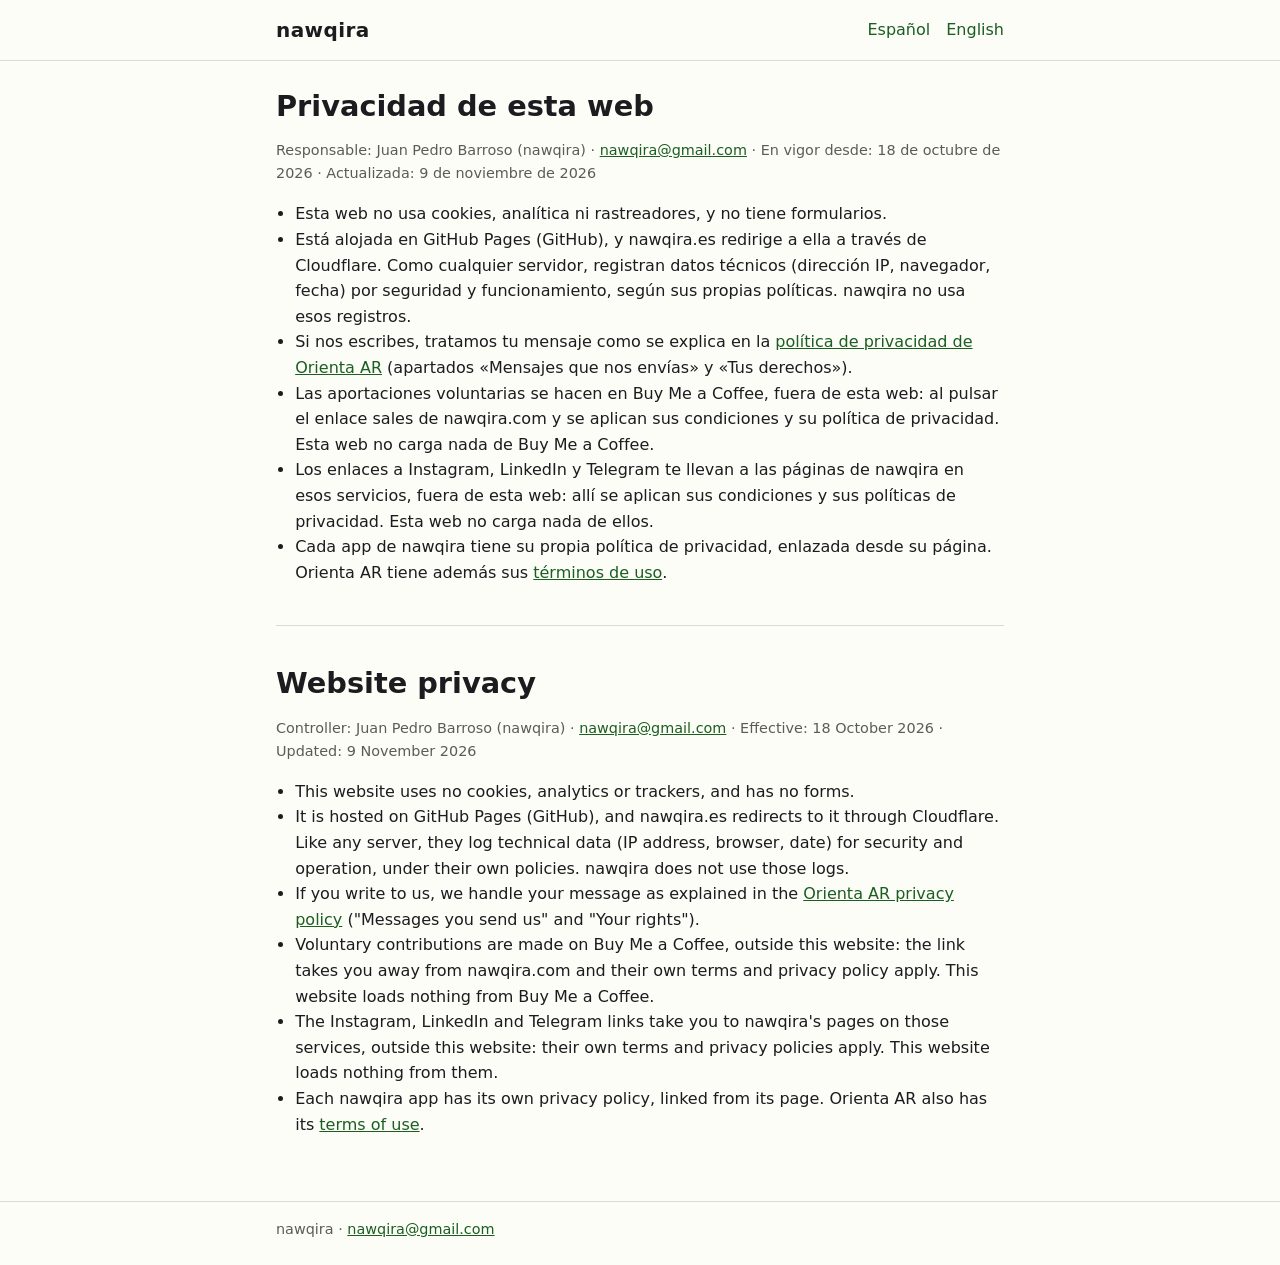
<file: privacy/index.html>
<!doctype html>
<html lang="es">
<head>
<meta charset="utf-8">
<meta name="viewport" content="width=device-width, initial-scale=1">
<title>Privacidad de la web · Website privacy · nawqira</title>
<meta name="description" content="Privacidad de la web nawqira.com: sin cookies, analítica ni formularios. Also in English.">
<link rel="canonical" href="https://nawqira.com/privacy/">
<link rel="icon" href="/favicon.ico" sizes="any">
<link rel="icon" href="/assets/brand/favicon-32.png" type="image/png" sizes="32x32">
<link rel="apple-touch-icon" href="/assets/brand/apple-touch-icon.png">
<link rel="stylesheet" href="/assets/site.css?v=20261109">
</head>
<body>
<a class="skip-link" href="#main">Saltar al contenido · Skip to content</a>
<header class="site-header"><div class="wrap">
  <a class="brand" href="/">nawqira</a>
  <nav class="site-nav" aria-label="Idioma · Language"><a href="#es">Español</a><a href="#en">English</a></nav>
</div></header>

<main id="main" class="wrap">
<section id="es" lang="es">
<h1>Privacidad de esta web</h1>
<p class="meta">Responsable: Juan Pedro Barroso (nawqira) · <a href="mailto:nawqira@gmail.com">nawqira@gmail.com</a> · En vigor desde: 18 de octubre de 2026 · Actualizada: 9 de noviembre de 2026</p>
<ul>
  <li>Esta web no usa cookies, analítica ni rastreadores, y no tiene formularios.</li>
  <li>Está alojada en GitHub Pages (GitHub), y nawqira.es redirige a ella a través de Cloudflare. Como cualquier servidor, registran datos técnicos (dirección IP, navegador, fecha) por seguridad y funcionamiento, según sus propias políticas. nawqira no usa esos registros.</li>
  <li>Si nos escribes, tratamos tu mensaje como se explica en la <a href="/orientaar/privacy/#es">política de privacidad de Orienta AR</a> (apartados «Mensajes que nos envías» y «Tus derechos»).</li>
  <li>Las aportaciones voluntarias se hacen en Buy Me a Coffee, fuera de esta web: al pulsar el enlace sales de nawqira.com y se aplican sus condiciones y su política de privacidad. Esta web no carga nada de Buy Me a Coffee.</li>
  <li>Los enlaces a Instagram, LinkedIn y Telegram te llevan a las páginas de nawqira en esos servicios, fuera de esta web: allí se aplican sus condiciones y sus políticas de privacidad. Esta web no carga nada de ellos.</li>
  <li>Cada app de nawqira tiene su propia política de privacidad, enlazada desde su página. Orienta AR tiene además sus <a href="/orientaar/terms/#es">términos de uso</a>.</li>
</ul>
</section>

<hr>

<section id="en" lang="en">
<h1>Website privacy</h1>
<p class="meta">Controller: Juan Pedro Barroso (nawqira) · <a href="mailto:nawqira@gmail.com">nawqira@gmail.com</a> · Effective: 18 October 2026 · Updated: 9 November 2026</p>
<ul>
  <li>This website uses no cookies, analytics or trackers, and has no forms.</li>
  <li>It is hosted on GitHub Pages (GitHub), and nawqira.es redirects to it through Cloudflare. Like any server, they log technical data (IP address, browser, date) for security and operation, under their own policies. nawqira does not use those logs.</li>
  <li>If you write to us, we handle your message as explained in the <a href="/orientaar/privacy/#en">Orienta AR privacy policy</a> ("Messages you send us" and "Your rights").</li>
  <li>Voluntary contributions are made on Buy Me a Coffee, outside this website: the link takes you away from nawqira.com and their own terms and privacy policy apply. This website loads nothing from Buy Me a Coffee.</li>
  <li>The Instagram, LinkedIn and Telegram links take you to nawqira's pages on those services, outside this website: their own terms and privacy policies apply. This website loads nothing from them.</li>
  <li>Each nawqira app has its own privacy policy, linked from its page. Orienta AR also has its <a href="/orientaar/terms/#en">terms of use</a>.</li>
</ul>
</section>
</main>

<footer class="site-footer"><div class="wrap">
  nawqira · <a href="mailto:nawqira@gmail.com">nawqira@gmail.com</a>
</div></footer>
</body>
</html>
</file>
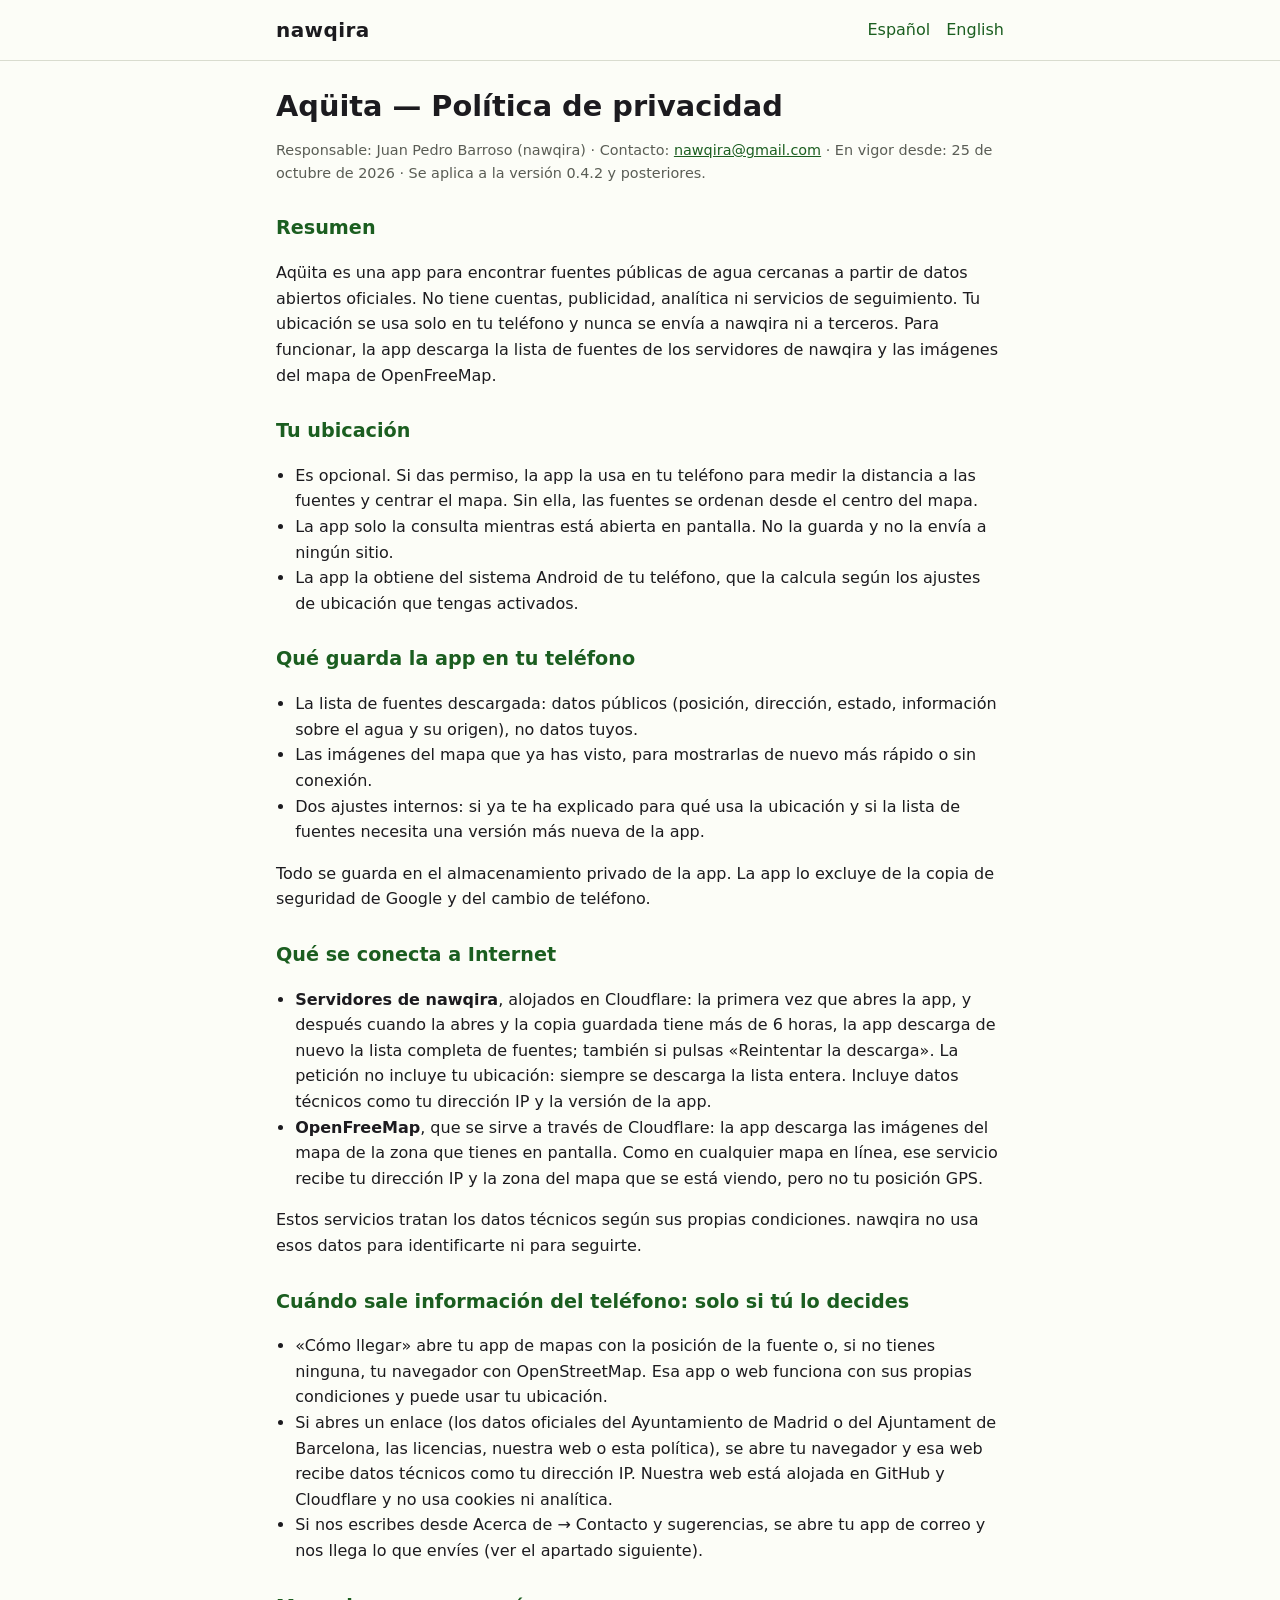
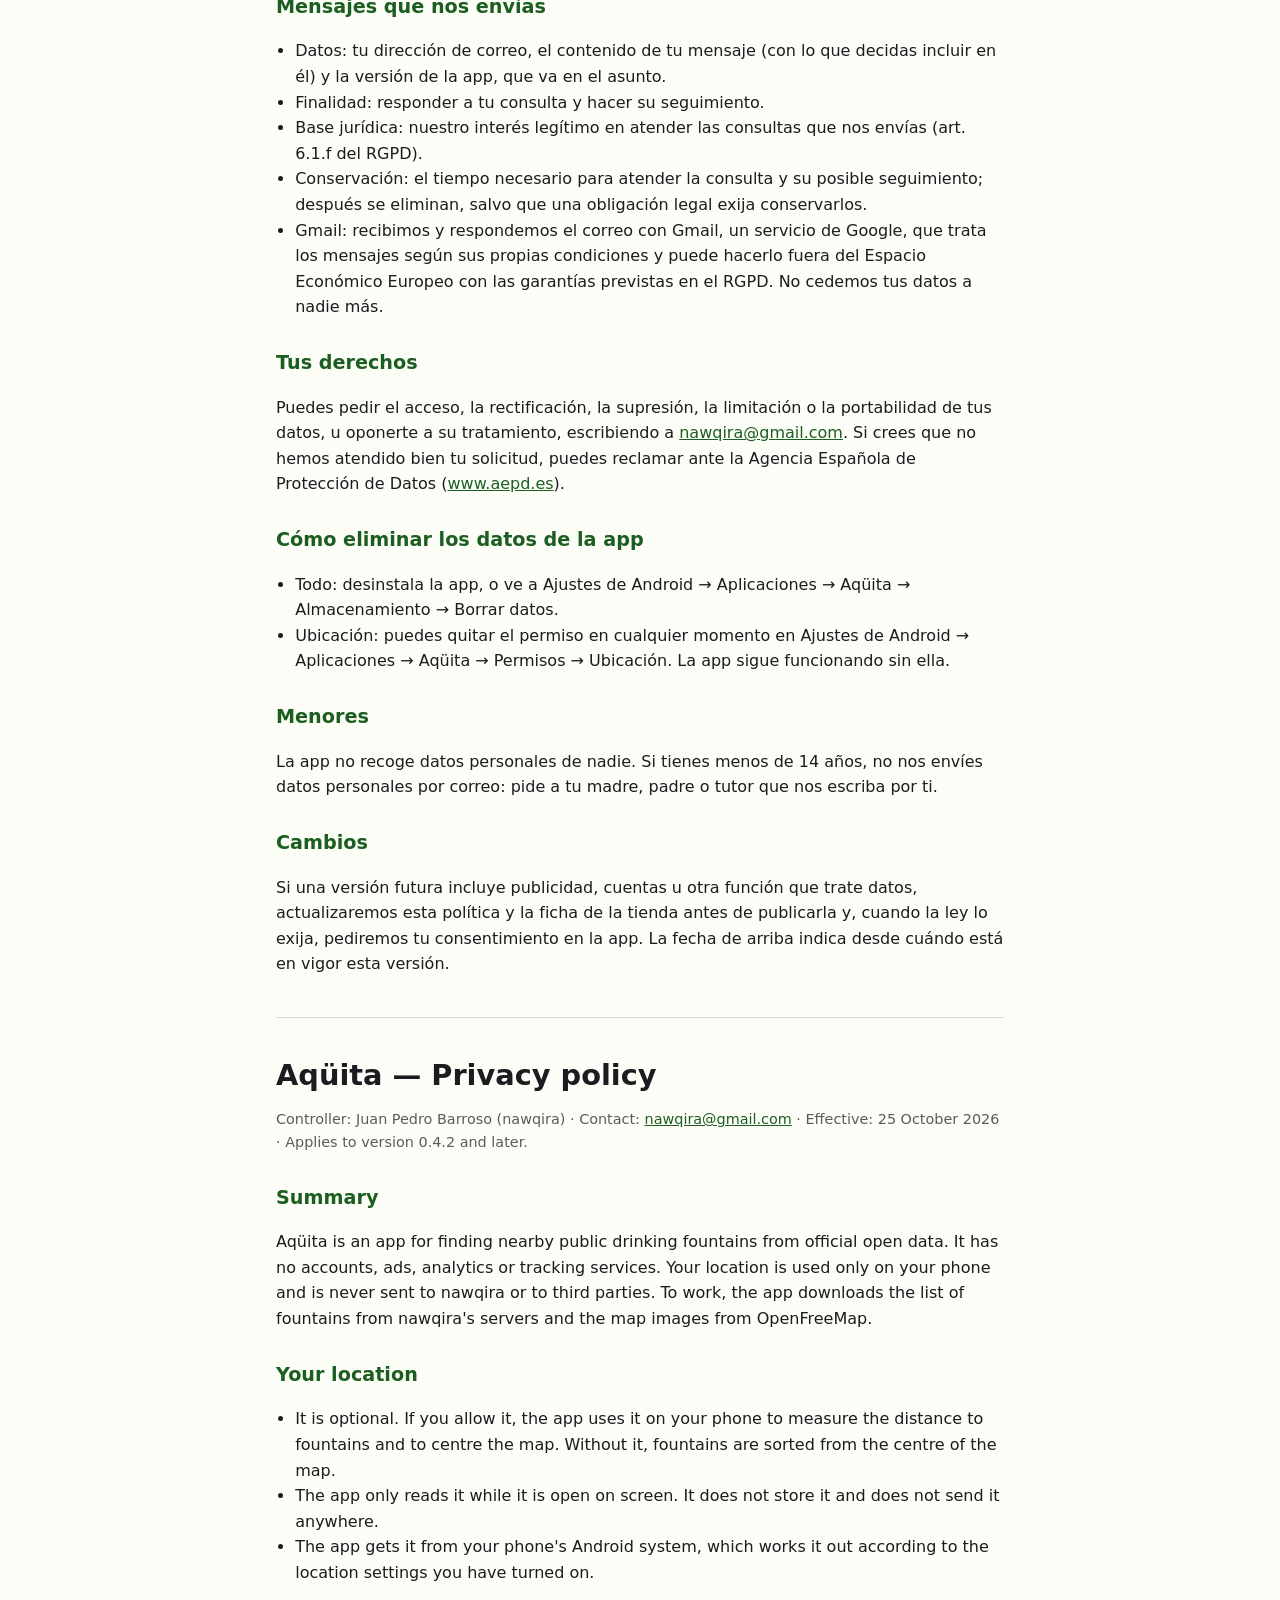
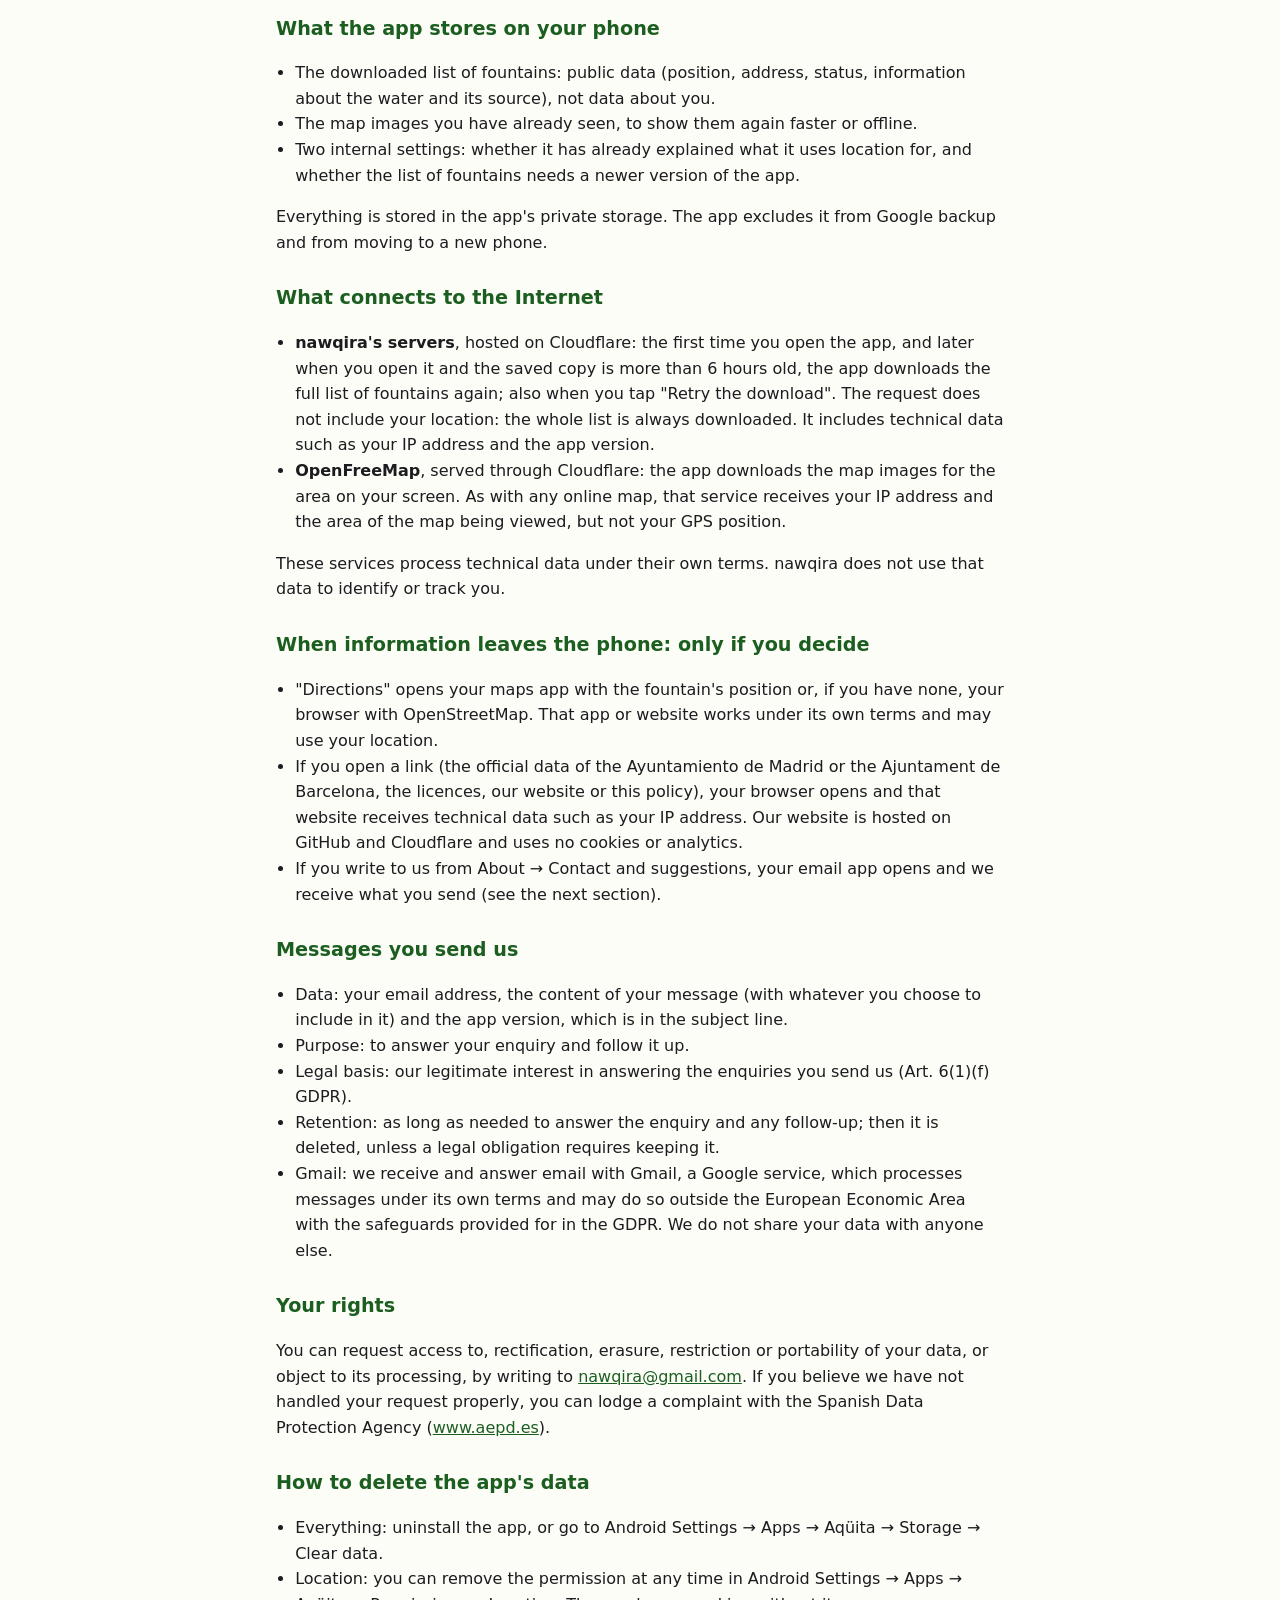
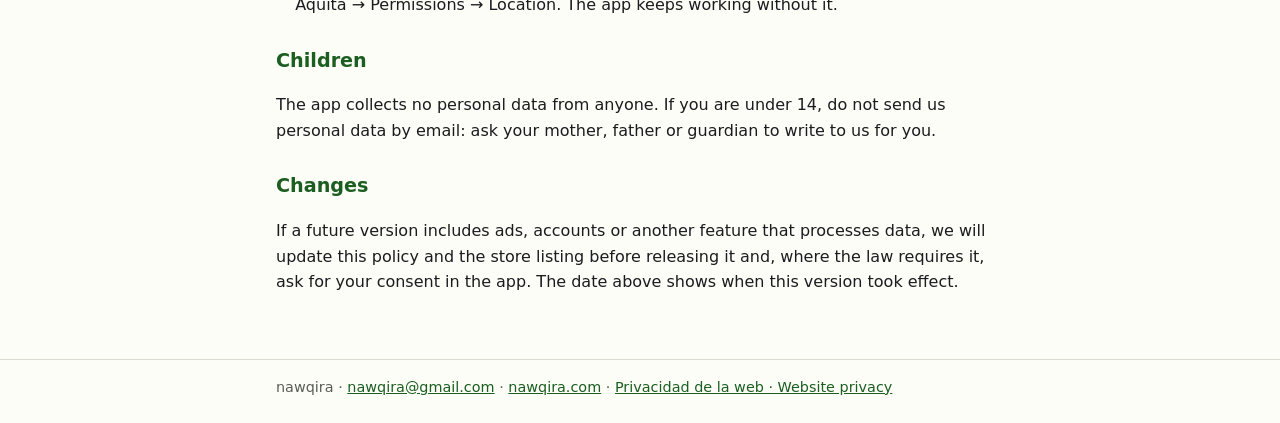
<file: aquita/privacy/index.html>
<!doctype html>
<html lang="es">
<head>
<meta charset="utf-8">
<meta name="viewport" content="width=device-width, initial-scale=1">
<title>Aqüita · Política de privacidad · Privacy policy</title>
<meta name="description" content="Privacidad de Aqüita: tu ubicación se usa solo en tu teléfono y nunca se envía; sin cuentas, publicidad ni analítica. La app descarga la lista de fuentes de nawqira y el mapa de OpenFreeMap. Also in English.">
<link rel="canonical" href="https://nawqira.com/aquita/privacy/">
<link rel="icon" href="/favicon.ico" sizes="any">
<link rel="icon" href="/assets/brand/favicon-32.png" type="image/png" sizes="32x32">
<link rel="apple-touch-icon" href="/assets/brand/apple-touch-icon.png">
<link rel="stylesheet" href="/assets/site.css?v=20261109">
</head>
<body>
<a class="skip-link" href="#main">Saltar al contenido · Skip to content</a>
<header class="site-header"><div class="wrap">
  <a class="brand" href="/">nawqira</a>
  <nav class="site-nav" aria-label="Idioma · Language"><a href="#es">Español</a><a href="#en">English</a></nav>
</div></header>

<main id="main" class="wrap">

<section id="es" lang="es">
<h1>Aqüita — Política de privacidad</h1>
<p class="meta">Responsable: Juan Pedro Barroso (nawqira) · Contacto: <a href="mailto:nawqira@gmail.com">nawqira@gmail.com</a> · En vigor desde: 25 de octubre de 2026 · Se aplica a la versión 0.4.2 y posteriores.</p>

<h2>Resumen</h2>
<p>Aqüita es una app para encontrar fuentes públicas de agua cercanas a partir de datos abiertos oficiales. No tiene cuentas, publicidad, analítica ni servicios de seguimiento. Tu ubicación se usa solo en tu teléfono y nunca se envía a nawqira ni a terceros. Para funcionar, la app descarga la lista de fuentes de los servidores de nawqira y las imágenes del mapa de OpenFreeMap.</p>

<h2>Tu ubicación</h2>
<ul>
  <li>Es opcional. Si das permiso, la app la usa en tu teléfono para medir la distancia a las fuentes y centrar el mapa. Sin ella, las fuentes se ordenan desde el centro del mapa.</li>
  <li>La app solo la consulta mientras está abierta en pantalla. No la guarda y no la envía a ningún sitio.</li>
  <li>La app la obtiene del sistema Android de tu teléfono, que la calcula según los ajustes de ubicación que tengas activados.</li>
</ul>

<h2>Qué guarda la app en tu teléfono</h2>
<ul>
  <li>La lista de fuentes descargada: datos públicos (posición, dirección, estado, información sobre el agua y su origen), no datos tuyos.</li>
  <li>Las imágenes del mapa que ya has visto, para mostrarlas de nuevo más rápido o sin conexión.</li>
  <li>Dos ajustes internos: si ya te ha explicado para qué usa la ubicación y si la lista de fuentes necesita una versión más nueva de la app.</li>
</ul>
<p>Todo se guarda en el almacenamiento privado de la app. La app lo excluye de la copia de seguridad de Google y del cambio de teléfono.</p>

<h2>Qué se conecta a Internet</h2>
<ul>
  <li><strong>Servidores de nawqira</strong>, alojados en Cloudflare: la primera vez que abres la app, y después cuando la abres y la copia guardada tiene más de 6 horas, la app descarga de nuevo la lista completa de fuentes; también si pulsas «Reintentar la descarga». La petición no incluye tu ubicación: siempre se descarga la lista entera. Incluye datos técnicos como tu dirección IP y la versión de la app.</li>
  <li><strong>OpenFreeMap</strong>, que se sirve a través de Cloudflare: la app descarga las imágenes del mapa de la zona que tienes en pantalla. Como en cualquier mapa en línea, ese servicio recibe tu dirección IP y la zona del mapa que se está viendo, pero no tu posición GPS.</li>
</ul>
<p>Estos servicios tratan los datos técnicos según sus propias condiciones. nawqira no usa esos datos para identificarte ni para seguirte.</p>

<h2>Cuándo sale información del teléfono: solo si tú lo decides</h2>
<ul>
  <li>«Cómo llegar» abre tu app de mapas con la posición de la fuente o, si no tienes ninguna, tu navegador con OpenStreetMap. Esa app o web funciona con sus propias condiciones y puede usar tu ubicación.</li>
  <li>Si abres un enlace (los datos oficiales del Ayuntamiento de Madrid o del Ajuntament de Barcelona, las licencias, nuestra web o esta política), se abre tu navegador y esa web recibe datos técnicos como tu dirección IP. Nuestra web está alojada en GitHub y Cloudflare y no usa cookies ni analítica.</li>
  <li>Si nos escribes desde Acerca de → Contacto y sugerencias, se abre tu app de correo y nos llega lo que envíes (ver el apartado siguiente).</li>
</ul>

<h2>Mensajes que nos envías</h2>
<ul>
  <li>Datos: tu dirección de correo, el contenido de tu mensaje (con lo que decidas incluir en él) y la versión de la app, que va en el asunto.</li>
  <li>Finalidad: responder a tu consulta y hacer su seguimiento.</li>
  <li>Base jurídica: nuestro interés legítimo en atender las consultas que nos envías (art. 6.1.f del RGPD).</li>
  <li>Conservación: el tiempo necesario para atender la consulta y su posible seguimiento; después se eliminan, salvo que una obligación legal exija conservarlos.</li>
  <li>Gmail: recibimos y respondemos el correo con Gmail, un servicio de Google, que trata los mensajes según sus propias condiciones y puede hacerlo fuera del Espacio Económico Europeo con las garantías previstas en el RGPD. No cedemos tus datos a nadie más.</li>
</ul>

<h2>Tus derechos</h2>
<p>Puedes pedir el acceso, la rectificación, la supresión, la limitación o la portabilidad de tus datos, u oponerte a su tratamiento, escribiendo a <a href="mailto:nawqira@gmail.com">nawqira@gmail.com</a>. Si crees que no hemos atendido bien tu solicitud, puedes reclamar ante la Agencia Española de Protección de Datos (<a href="https://www.aepd.es">www.aepd.es</a>).</p>

<h2>Cómo eliminar los datos de la app</h2>
<ul>
  <li>Todo: desinstala la app, o ve a Ajustes de Android → Aplicaciones → Aqüita → Almacenamiento → Borrar datos.</li>
  <li>Ubicación: puedes quitar el permiso en cualquier momento en Ajustes de Android → Aplicaciones → Aqüita → Permisos → Ubicación. La app sigue funcionando sin ella.</li>
</ul>

<h2>Menores</h2>
<p>La app no recoge datos personales de nadie. Si tienes menos de 14 años, no nos envíes datos personales por correo: pide a tu madre, padre o tutor que nos escriba por ti.</p>

<h2>Cambios</h2>
<p>Si una versión futura incluye publicidad, cuentas u otra función que trate datos, actualizaremos esta política y la ficha de la tienda antes de publicarla y, cuando la ley lo exija, pediremos tu consentimiento en la app. La fecha de arriba indica desde cuándo está en vigor esta versión.</p>
</section>

<hr>

<section id="en" lang="en">
<h1>Aqüita — Privacy policy</h1>
<p class="meta">Controller: Juan Pedro Barroso (nawqira) · Contact: <a href="mailto:nawqira@gmail.com">nawqira@gmail.com</a> · Effective: 25 October 2026 · Applies to version 0.4.2 and later.</p>

<h2>Summary</h2>
<p>Aqüita is an app for finding nearby public drinking fountains from official open data. It has no accounts, ads, analytics or tracking services. Your location is used only on your phone and is never sent to nawqira or to third parties. To work, the app downloads the list of fountains from nawqira's servers and the map images from OpenFreeMap.</p>

<h2>Your location</h2>
<ul>
  <li>It is optional. If you allow it, the app uses it on your phone to measure the distance to fountains and to centre the map. Without it, fountains are sorted from the centre of the map.</li>
  <li>The app only reads it while it is open on screen. It does not store it and does not send it anywhere.</li>
  <li>The app gets it from your phone's Android system, which works it out according to the location settings you have turned on.</li>
</ul>

<h2>What the app stores on your phone</h2>
<ul>
  <li>The downloaded list of fountains: public data (position, address, status, information about the water and its source), not data about you.</li>
  <li>The map images you have already seen, to show them again faster or offline.</li>
  <li>Two internal settings: whether it has already explained what it uses location for, and whether the list of fountains needs a newer version of the app.</li>
</ul>
<p>Everything is stored in the app's private storage. The app excludes it from Google backup and from moving to a new phone.</p>

<h2>What connects to the Internet</h2>
<ul>
  <li><strong>nawqira's servers</strong>, hosted on Cloudflare: the first time you open the app, and later when you open it and the saved copy is more than 6 hours old, the app downloads the full list of fountains again; also when you tap "Retry the download". The request does not include your location: the whole list is always downloaded. It includes technical data such as your IP address and the app version.</li>
  <li><strong>OpenFreeMap</strong>, served through Cloudflare: the app downloads the map images for the area on your screen. As with any online map, that service receives your IP address and the area of the map being viewed, but not your GPS position.</li>
</ul>
<p>These services process technical data under their own terms. nawqira does not use that data to identify or track you.</p>

<h2>When information leaves the phone: only if you decide</h2>
<ul>
  <li>"Directions" opens your maps app with the fountain's position or, if you have none, your browser with OpenStreetMap. That app or website works under its own terms and may use your location.</li>
  <li>If you open a link (the official data of the Ayuntamiento de Madrid or the Ajuntament de Barcelona, the licences, our website or this policy), your browser opens and that website receives technical data such as your IP address. Our website is hosted on GitHub and Cloudflare and uses no cookies or analytics.</li>
  <li>If you write to us from About → Contact and suggestions, your email app opens and we receive what you send (see the next section).</li>
</ul>

<h2>Messages you send us</h2>
<ul>
  <li>Data: your email address, the content of your message (with whatever you choose to include in it) and the app version, which is in the subject line.</li>
  <li>Purpose: to answer your enquiry and follow it up.</li>
  <li>Legal basis: our legitimate interest in answering the enquiries you send us (Art. 6(1)(f) GDPR).</li>
  <li>Retention: as long as needed to answer the enquiry and any follow-up; then it is deleted, unless a legal obligation requires keeping it.</li>
  <li>Gmail: we receive and answer email with Gmail, a Google service, which processes messages under its own terms and may do so outside the European Economic Area with the safeguards provided for in the GDPR. We do not share your data with anyone else.</li>
</ul>

<h2>Your rights</h2>
<p>You can request access to, rectification, erasure, restriction or portability of your data, or object to its processing, by writing to <a href="mailto:nawqira@gmail.com">nawqira@gmail.com</a>. If you believe we have not handled your request properly, you can lodge a complaint with the Spanish Data Protection Agency (<a href="https://www.aepd.es">www.aepd.es</a>).</p>

<h2>How to delete the app's data</h2>
<ul>
  <li>Everything: uninstall the app, or go to Android Settings → Apps → Aqüita → Storage → Clear data.</li>
  <li>Location: you can remove the permission at any time in Android Settings → Apps → Aqüita → Permissions → Location. The app keeps working without it.</li>
</ul>

<h2>Children</h2>
<p>The app collects no personal data from anyone. If you are under 14, do not send us personal data by email: ask your mother, father or guardian to write to us for you.</p>

<h2>Changes</h2>
<p>If a future version includes ads, accounts or another feature that processes data, we will update this policy and the store listing before releasing it and, where the law requires it, ask for your consent in the app. The date above shows when this version took effect.</p>
</section>

</main>

<footer class="site-footer"><div class="wrap">
  nawqira · <a href="mailto:nawqira@gmail.com">nawqira@gmail.com</a> · <a href="/">nawqira.com</a> · <a href="/privacy/">Privacidad de la web · Website privacy</a>
</div></footer>
</body>
</html>
</file>
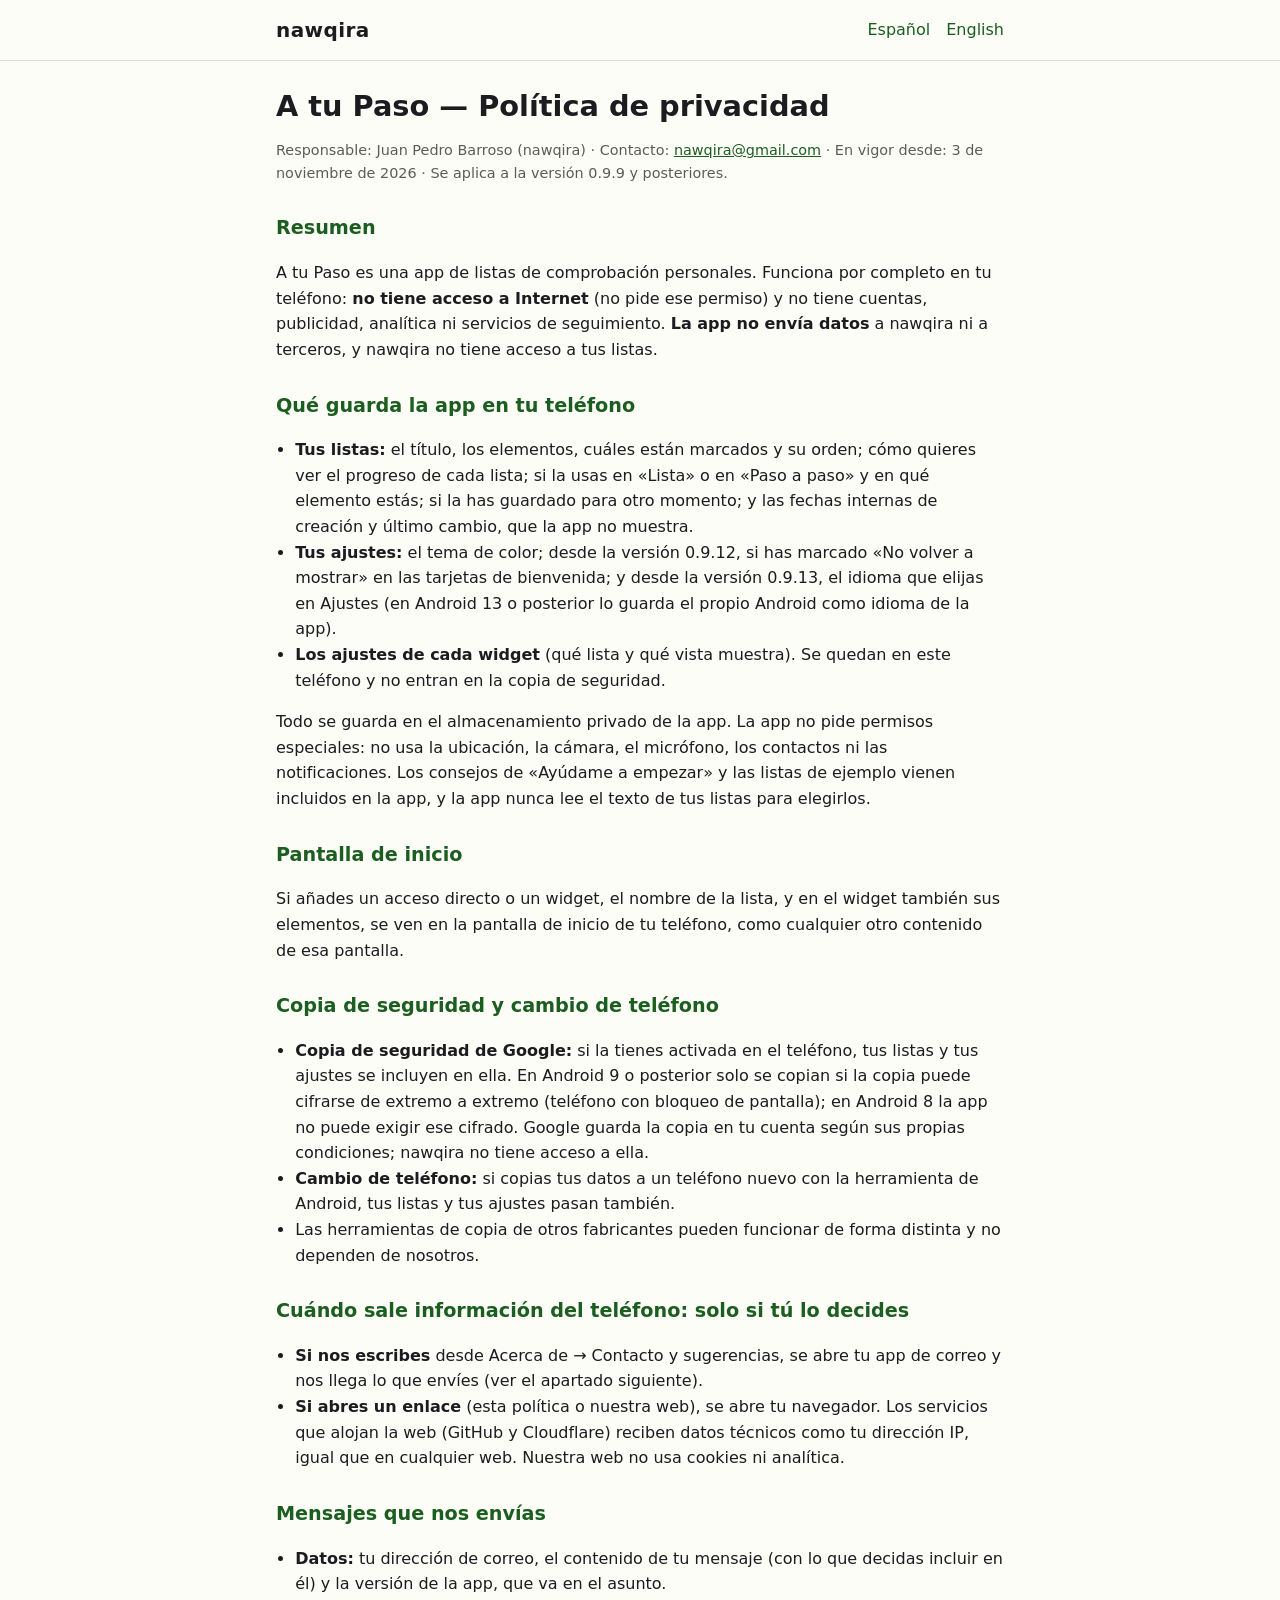
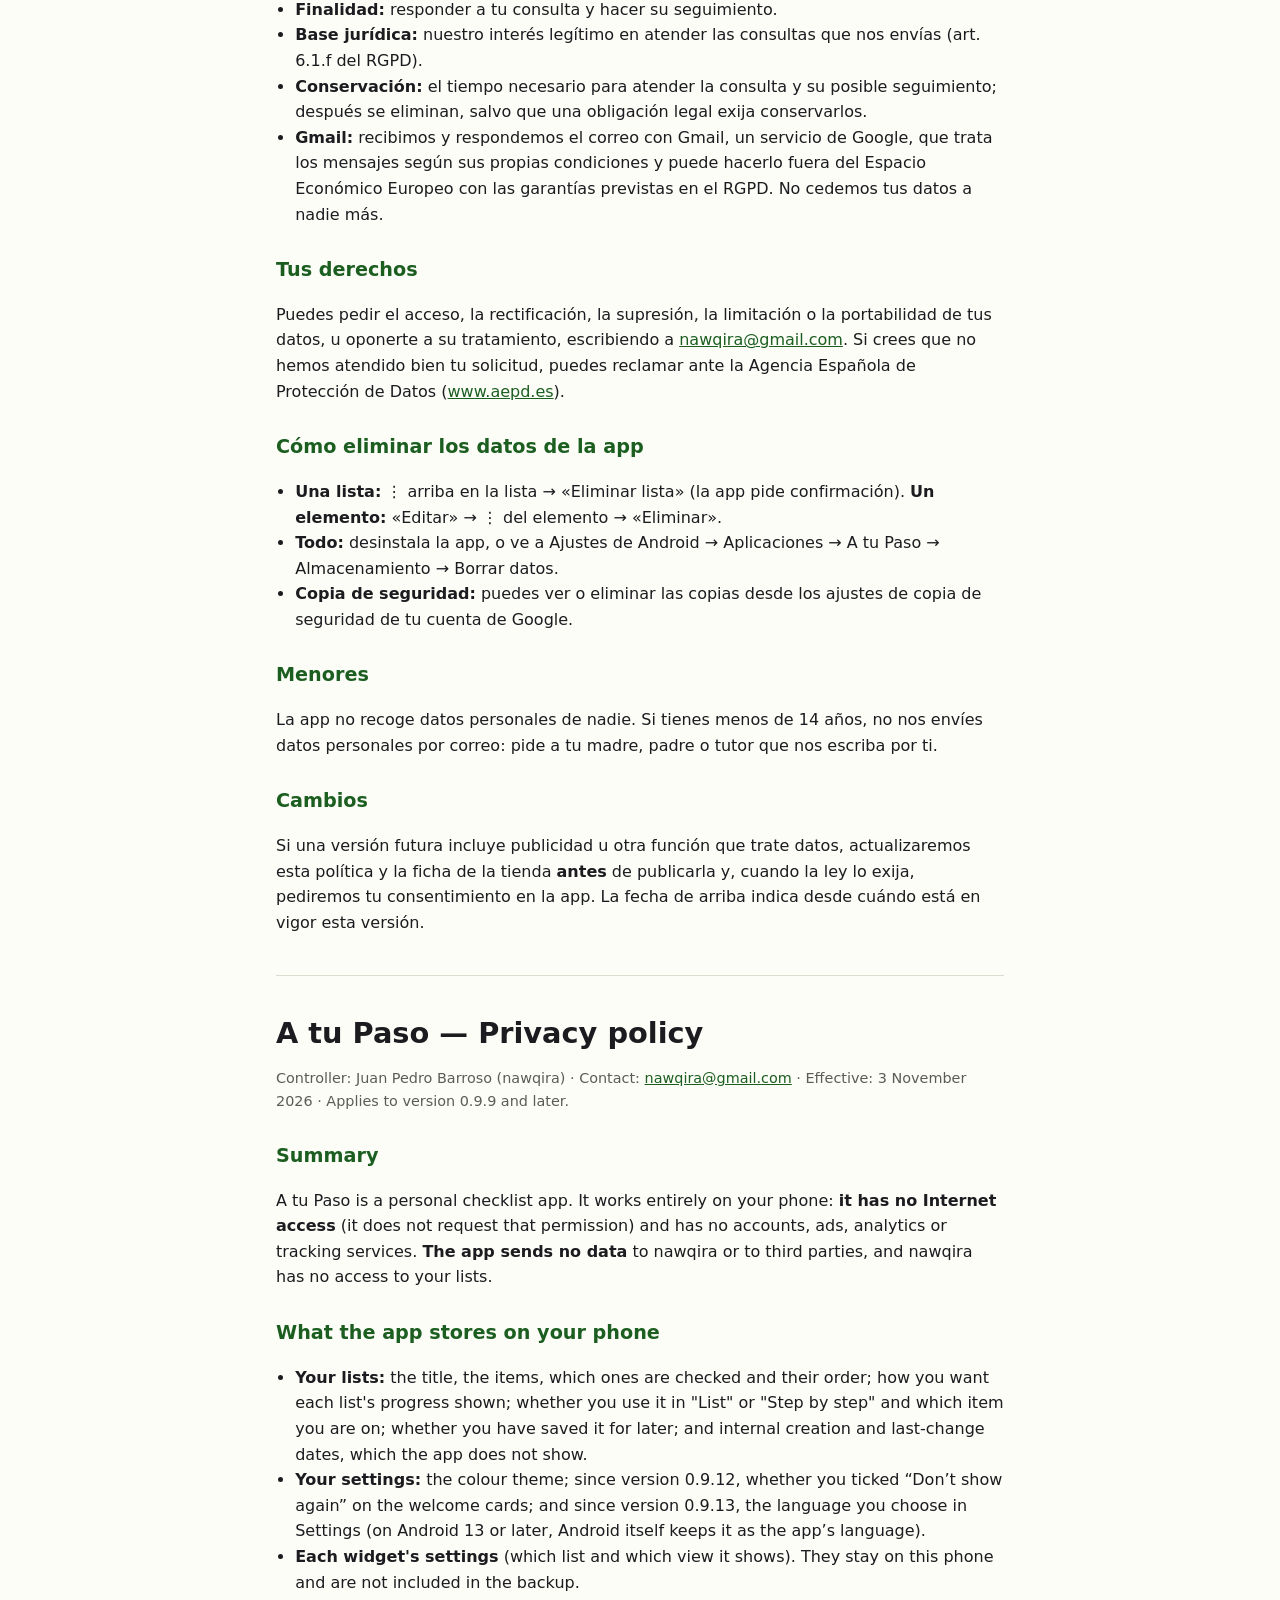
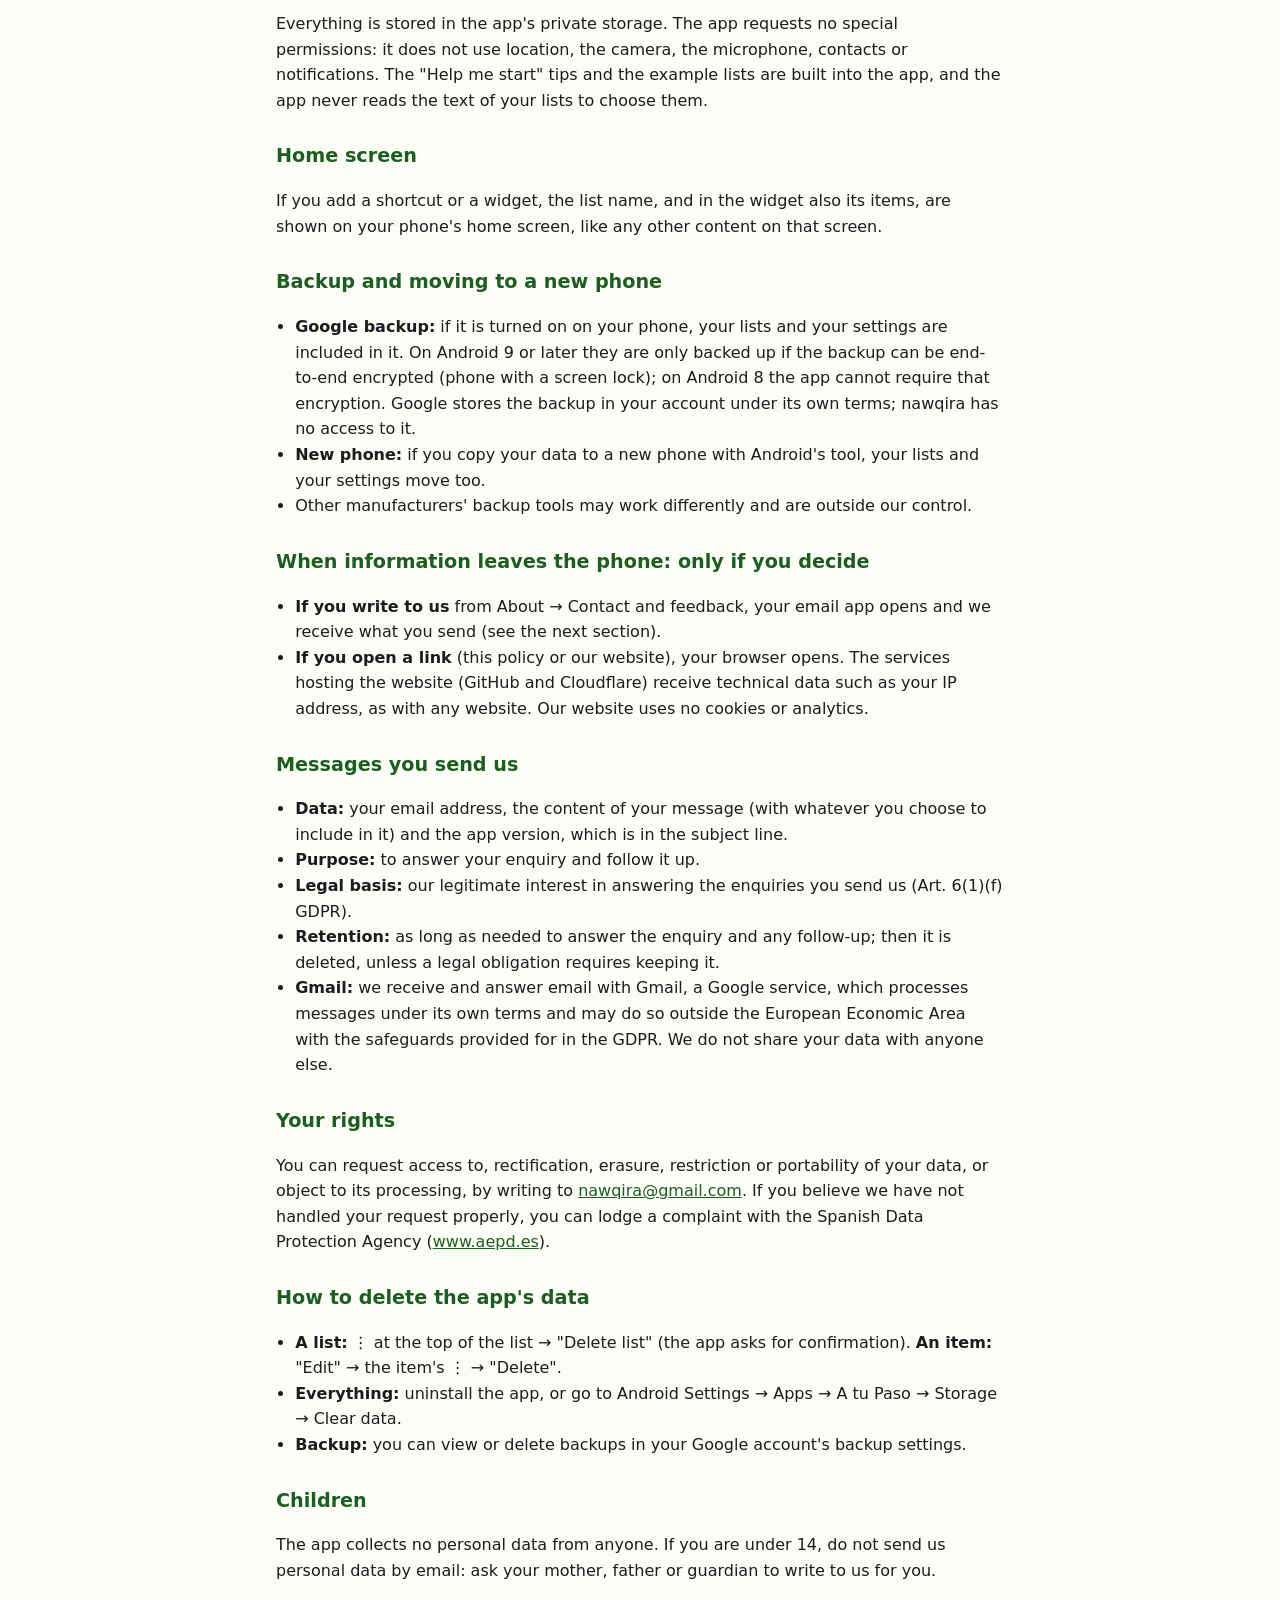
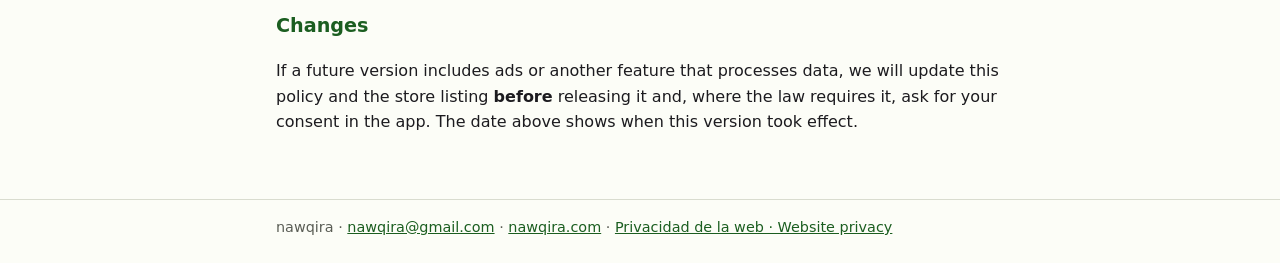
<file: atupaso/privacy/index.html>
<!doctype html>
<html lang="es">
<head>
<meta charset="utf-8">
<meta name="viewport" content="width=device-width, initial-scale=1">
<title>A tu Paso · Política de privacidad · Privacy policy</title>
<meta name="description" content="Privacidad de A tu Paso: tus listas se guardan en tu teléfono; la app no usa Internet, no tiene cuentas, publicidad ni analítica, y no envía datos a nawqira ni a terceros. Also in English.">
<link rel="canonical" href="https://nawqira.com/atupaso/privacy/">
<link rel="icon" href="/favicon.ico" sizes="any">
<link rel="icon" href="/assets/brand/favicon-32.png" type="image/png" sizes="32x32">
<link rel="apple-touch-icon" href="/assets/brand/apple-touch-icon.png">
<link rel="stylesheet" href="/assets/site.css?v=20261109">
</head>
<body>
<a class="skip-link" href="#main">Saltar al contenido · Skip to content</a>
<header class="site-header"><div class="wrap">
  <a class="brand" href="/">nawqira</a>
  <nav class="site-nav" aria-label="Idioma · Language"><a href="#es">Español</a><a href="#en">English</a></nav>
</div></header>

<main id="main" class="wrap">

<section id="es" lang="es">
<h1>A tu Paso — Política de privacidad</h1>
<p class="meta">Responsable: Juan Pedro Barroso (nawqira) · Contacto: <a href="mailto:nawqira@gmail.com">nawqira@gmail.com</a> · En vigor desde: 3 de noviembre de 2026 · Se aplica a la versión 0.9.9 y posteriores.</p>

<h2>Resumen</h2>
<p>A tu Paso es una app de listas de comprobación personales. Funciona por completo en tu teléfono: <strong>no tiene acceso a Internet</strong> (no pide ese permiso) y no tiene cuentas, publicidad, analítica ni servicios de seguimiento. <strong>La app no envía datos</strong> a nawqira ni a terceros, y nawqira no tiene acceso a tus listas.</p>

<h2>Qué guarda la app en tu teléfono</h2>
<ul>
  <li><strong>Tus listas:</strong> el título, los elementos, cuáles están marcados y su orden; cómo quieres ver el progreso de cada lista; si la usas en «Lista» o en «Paso a paso» y en qué elemento estás; si la has guardado para otro momento; y las fechas internas de creación y último cambio, que la app no muestra.</li>
  <li><strong>Tus ajustes:</strong> el tema de color; desde la versión 0.9.12, si has marcado «No volver a mostrar» en las tarjetas de bienvenida; y desde la versión 0.9.13, el idioma que elijas en Ajustes (en Android 13 o posterior lo guarda el propio Android como idioma de la app).</li>
  <li><strong>Los ajustes de cada widget</strong> (qué lista y qué vista muestra). Se quedan en este teléfono y no entran en la copia de seguridad.</li>
</ul>
<p>Todo se guarda en el almacenamiento privado de la app. La app no pide permisos especiales: no usa la ubicación, la cámara, el micrófono, los contactos ni las notificaciones. Los consejos de «Ayúdame a empezar» y las listas de ejemplo vienen incluidos en la app, y la app nunca lee el texto de tus listas para elegirlos.</p>

<h2>Pantalla de inicio</h2>
<p>Si añades un acceso directo o un widget, el nombre de la lista, y en el widget también sus elementos, se ven en la pantalla de inicio de tu teléfono, como cualquier otro contenido de esa pantalla.</p>

<h2>Copia de seguridad y cambio de teléfono</h2>
<ul>
  <li><strong>Copia de seguridad de Google:</strong> si la tienes activada en el teléfono, tus listas y tus ajustes se incluyen en ella. En Android 9 o posterior solo se copian si la copia puede cifrarse de extremo a extremo (teléfono con bloqueo de pantalla); en Android 8 la app no puede exigir ese cifrado. Google guarda la copia en tu cuenta según sus propias condiciones; nawqira no tiene acceso a ella.</li>
  <li><strong>Cambio de teléfono:</strong> si copias tus datos a un teléfono nuevo con la herramienta de Android, tus listas y tus ajustes pasan también.</li>
  <li>Las herramientas de copia de otros fabricantes pueden funcionar de forma distinta y no dependen de nosotros.</li>
</ul>

<h2>Cuándo sale información del teléfono: solo si tú lo decides</h2>
<ul>
  <li><strong>Si nos escribes</strong> desde Acerca de → Contacto y sugerencias, se abre tu app de correo y nos llega lo que envíes (ver el apartado siguiente).</li>
  <li><strong>Si abres un enlace</strong> (esta política o nuestra web), se abre tu navegador. Los servicios que alojan la web (GitHub y Cloudflare) reciben datos técnicos como tu dirección IP, igual que en cualquier web. Nuestra web no usa cookies ni analítica.</li>
</ul>

<h2>Mensajes que nos envías</h2>
<ul>
  <li><strong>Datos:</strong> tu dirección de correo, el contenido de tu mensaje (con lo que decidas incluir en él) y la versión de la app, que va en el asunto.</li>
  <li><strong>Finalidad:</strong> responder a tu consulta y hacer su seguimiento.</li>
  <li><strong>Base jurídica:</strong> nuestro interés legítimo en atender las consultas que nos envías (art. 6.1.f del RGPD).</li>
  <li><strong>Conservación:</strong> el tiempo necesario para atender la consulta y su posible seguimiento; después se eliminan, salvo que una obligación legal exija conservarlos.</li>
  <li><strong>Gmail:</strong> recibimos y respondemos el correo con Gmail, un servicio de Google, que trata los mensajes según sus propias condiciones y puede hacerlo fuera del Espacio Económico Europeo con las garantías previstas en el RGPD. No cedemos tus datos a nadie más.</li>
</ul>

<h2>Tus derechos</h2>
<p>Puedes pedir el acceso, la rectificación, la supresión, la limitación o la portabilidad de tus datos, u oponerte a su tratamiento, escribiendo a <a href="mailto:nawqira@gmail.com">nawqira@gmail.com</a>. Si crees que no hemos atendido bien tu solicitud, puedes reclamar ante la Agencia Española de Protección de Datos (<a href="https://www.aepd.es">www.aepd.es</a>).</p>

<h2>Cómo eliminar los datos de la app</h2>
<ul>
  <li><strong>Una lista:</strong> ⋮ arriba en la lista → «Eliminar lista» (la app pide confirmación). <strong>Un elemento:</strong> «Editar» → ⋮ del elemento → «Eliminar».</li>
  <li><strong>Todo:</strong> desinstala la app, o ve a Ajustes de Android → Aplicaciones → A tu Paso → Almacenamiento → Borrar datos.</li>
  <li><strong>Copia de seguridad:</strong> puedes ver o eliminar las copias desde los ajustes de copia de seguridad de tu cuenta de Google.</li>
</ul>

<h2>Menores</h2>
<p>La app no recoge datos personales de nadie. Si tienes menos de 14 años, no nos envíes datos personales por correo: pide a tu madre, padre o tutor que nos escriba por ti.</p>

<h2>Cambios</h2>
<p>Si una versión futura incluye publicidad u otra función que trate datos, actualizaremos esta política y la ficha de la tienda <strong>antes</strong> de publicarla y, cuando la ley lo exija, pediremos tu consentimiento en la app. La fecha de arriba indica desde cuándo está en vigor esta versión.</p>
</section>

<hr>

<section id="en" lang="en">
<h1>A tu Paso — Privacy policy</h1>
<p class="meta">Controller: Juan Pedro Barroso (nawqira) · Contact: <a href="mailto:nawqira@gmail.com">nawqira@gmail.com</a> · Effective: 3 November 2026 · Applies to version 0.9.9 and later.</p>

<h2>Summary</h2>
<p>A tu Paso is a personal checklist app. It works entirely on your phone: <strong>it has no Internet access</strong> (it does not request that permission) and has no accounts, ads, analytics or tracking services. <strong>The app sends no data</strong> to nawqira or to third parties, and nawqira has no access to your lists.</p>

<h2>What the app stores on your phone</h2>
<ul>
  <li><strong>Your lists:</strong> the title, the items, which ones are checked and their order; how you want each list's progress shown; whether you use it in "List" or "Step by step" and which item you are on; whether you have saved it for later; and internal creation and last-change dates, which the app does not show.</li>
  <li><strong>Your settings:</strong> the colour theme; since version 0.9.12, whether you ticked “Don’t show again” on the welcome cards; and since version 0.9.13, the language you choose in Settings (on Android 13 or later, Android itself keeps it as the app’s language).</li>
  <li><strong>Each widget's settings</strong> (which list and which view it shows). They stay on this phone and are not included in the backup.</li>
</ul>
<p>Everything is stored in the app's private storage. The app requests no special permissions: it does not use location, the camera, the microphone, contacts or notifications. The "Help me start" tips and the example lists are built into the app, and the app never reads the text of your lists to choose them.</p>

<h2>Home screen</h2>
<p>If you add a shortcut or a widget, the list name, and in the widget also its items, are shown on your phone's home screen, like any other content on that screen.</p>

<h2>Backup and moving to a new phone</h2>
<ul>
  <li><strong>Google backup:</strong> if it is turned on on your phone, your lists and your settings are included in it. On Android 9 or later they are only backed up if the backup can be end-to-end encrypted (phone with a screen lock); on Android 8 the app cannot require that encryption. Google stores the backup in your account under its own terms; nawqira has no access to it.</li>
  <li><strong>New phone:</strong> if you copy your data to a new phone with Android's tool, your lists and your settings move too.</li>
  <li>Other manufacturers' backup tools may work differently and are outside our control.</li>
</ul>

<h2>When information leaves the phone: only if you decide</h2>
<ul>
  <li><strong>If you write to us</strong> from About → Contact and feedback, your email app opens and we receive what you send (see the next section).</li>
  <li><strong>If you open a link</strong> (this policy or our website), your browser opens. The services hosting the website (GitHub and Cloudflare) receive technical data such as your IP address, as with any website. Our website uses no cookies or analytics.</li>
</ul>

<h2>Messages you send us</h2>
<ul>
  <li><strong>Data:</strong> your email address, the content of your message (with whatever you choose to include in it) and the app version, which is in the subject line.</li>
  <li><strong>Purpose:</strong> to answer your enquiry and follow it up.</li>
  <li><strong>Legal basis:</strong> our legitimate interest in answering the enquiries you send us (Art. 6(1)(f) GDPR).</li>
  <li><strong>Retention:</strong> as long as needed to answer the enquiry and any follow-up; then it is deleted, unless a legal obligation requires keeping it.</li>
  <li><strong>Gmail:</strong> we receive and answer email with Gmail, a Google service, which processes messages under its own terms and may do so outside the European Economic Area with the safeguards provided for in the GDPR. We do not share your data with anyone else.</li>
</ul>

<h2>Your rights</h2>
<p>You can request access to, rectification, erasure, restriction or portability of your data, or object to its processing, by writing to <a href="mailto:nawqira@gmail.com">nawqira@gmail.com</a>. If you believe we have not handled your request properly, you can lodge a complaint with the Spanish Data Protection Agency (<a href="https://www.aepd.es">www.aepd.es</a>).</p>

<h2>How to delete the app's data</h2>
<ul>
  <li><strong>A list:</strong> ⋮ at the top of the list → "Delete list" (the app asks for confirmation). <strong>An item:</strong> "Edit" → the item's ⋮ → "Delete".</li>
  <li><strong>Everything:</strong> uninstall the app, or go to Android Settings → Apps → A tu Paso → Storage → Clear data.</li>
  <li><strong>Backup:</strong> you can view or delete backups in your Google account's backup settings.</li>
</ul>

<h2>Children</h2>
<p>The app collects no personal data from anyone. If you are under 14, do not send us personal data by email: ask your mother, father or guardian to write to us for you.</p>

<h2>Changes</h2>
<p>If a future version includes ads or another feature that processes data, we will update this policy and the store listing <strong>before</strong> releasing it and, where the law requires it, ask for your consent in the app. The date above shows when this version took effect.</p>
</section>

</main>

<footer class="site-footer"><div class="wrap">
  nawqira · <a href="mailto:nawqira@gmail.com">nawqira@gmail.com</a> · <a href="/">nawqira.com</a> · <a href="/privacy/">Privacidad de la web · Website privacy</a>
</div></footer>
</body>
</html>
</file>
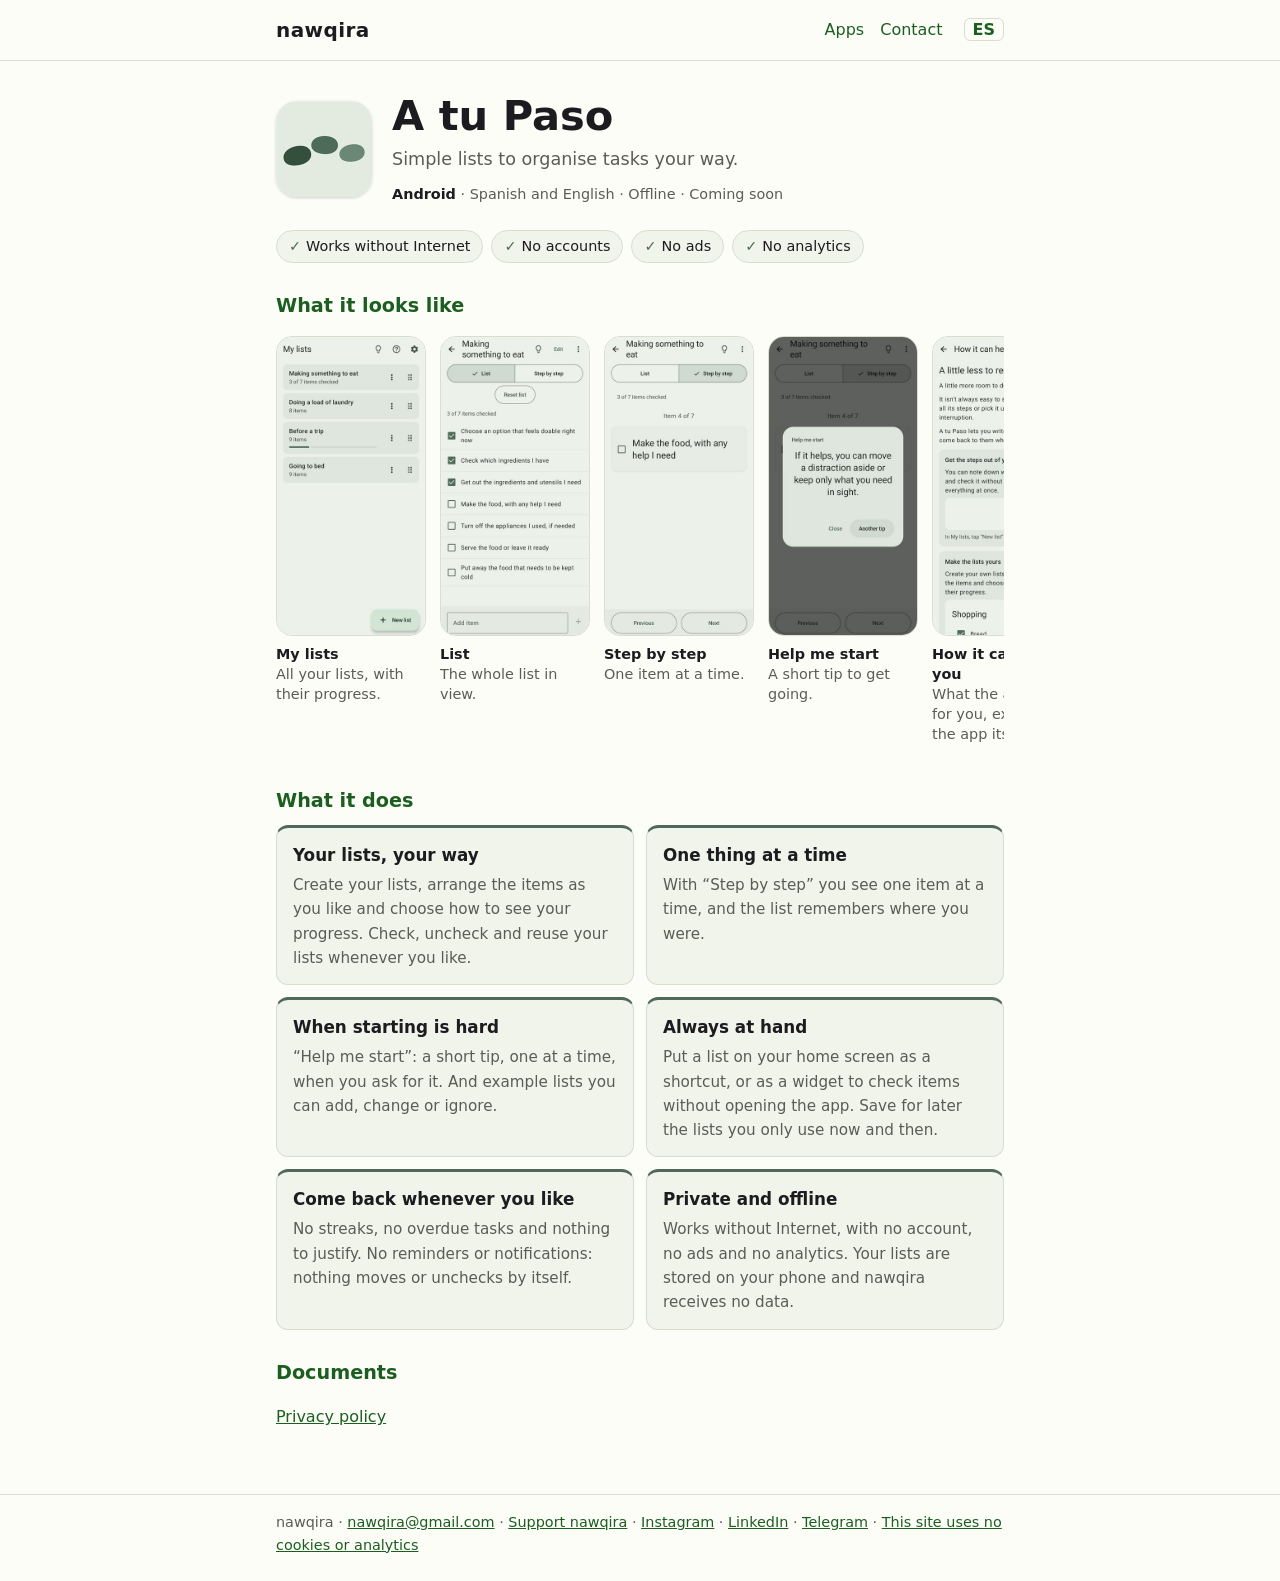
<file: en/atupaso/index.html>
<!doctype html>
<html lang="en">
<head>
<meta charset="utf-8">
<meta name="viewport" content="width=device-width, initial-scale=1">
<title>A tu Paso · Simple lists for Android · nawqira</title>
<meta name="description" content="Simple list app to organise tasks your way: whole list or step by step, tips to get started, widget and example lists. No Internet, no accounts, no ads.">
<link rel="canonical" href="https://nawqira.com/en/atupaso/">
<link rel="alternate" hreflang="es" href="https://nawqira.com/atupaso/">
<link rel="alternate" hreflang="en" href="https://nawqira.com/en/atupaso/">
<link rel="alternate" hreflang="x-default" href="https://nawqira.com/atupaso/">
<meta property="og:type" content="website">
<meta property="og:site_name" content="nawqira">
<meta property="og:locale" content="en_GB">
<meta property="og:locale:alternate" content="es_ES">
<meta property="og:url" content="https://nawqira.com/en/atupaso/">
<meta property="og:title" content="A tu Paso · Simple lists, your way">
<meta property="og:description" content="List app for Android: whole list or step by step, no Internet and no accounts.">
<meta property="og:image" content="https://nawqira.com/assets/brand/og-nawqira.png">
<meta property="og:image:width" content="1200">
<meta property="og:image:height" content="630">
<meta property="og:image:alt" content="nawqira">
<meta name="twitter:card" content="summary_large_image">
<link rel="icon" href="/favicon.ico" sizes="any">
<link rel="icon" href="/assets/brand/favicon-32.png" type="image/png" sizes="32x32">
<link rel="apple-touch-icon" href="/assets/brand/apple-touch-icon.png">
<link rel="stylesheet" href="/assets/site.css?v=20261109">
<script type="application/ld+json">
{
  "@context": "https://schema.org",
  "@type": "MobileApplication",
  "name": "A tu Paso",
  "url": "https://nawqira.com/en/atupaso/",
  "description": "Simple lists to organise tasks your way.",
  "operatingSystem": "Android",
  "applicationCategory": "UtilitiesApplication",
  "inLanguage": ["es", "en"],
  "image": "https://nawqira.com/assets/atupaso/icon-192.png",
  "screenshot": ["https://nawqira.com/assets/atupaso/shots/en-1-lists-540.jpg", "https://nawqira.com/assets/atupaso/shots/en-2-list-540.jpg", "https://nawqira.com/assets/atupaso/shots/en-3-step-540.jpg", "https://nawqira.com/assets/atupaso/shots/en-4-help-540.jpg", "https://nawqira.com/assets/atupaso/shots/en-5-about-540.jpg"],
  "featureList": ["List or step-by-step view", "Help me start: tips to get going", "Example lists", "Home-screen widget and shortcut", "Works without Internet"],
  "publisher": {
    "@type": "Person",
    "name": "Juan Pedro Barroso",
    "email": "nawqira@gmail.com",
    "brand": { "@type": "Brand", "name": "nawqira", "url": "https://nawqira.com/" }
  },
  "privacyPolicy": "https://nawqira.com/atupaso/privacy/"
}
</script>
</head>
<body class="app-atupaso">
<a class="skip-link" href="#main">Skip to content</a>
<header class="site-header"><div class="wrap">
  <a class="brand" href="/en/">nawqira</a>
  <nav class="site-nav" aria-label="Main">
    <a href="/en/#apps">Apps</a><a href="/en/#contact">Contact</a>
    <a class="lang" href="/atupaso/" hreflang="es" lang="es">ES</a>
  </nav>
</div></header>

<main id="main" class="wrap">
<section class="app-hero">
  <img src="/assets/atupaso/icon-192.png" width="96" height="96" alt="">
  <div>
    <h1>A tu Paso</h1>
    <p class="tagline">Simple lists to organise tasks your way.</p>
    <p class="platform"><b>Android</b> · Spanish and English · Offline · Coming soon</p>
  </div>
</section>

<ul class="facts" aria-label="Features of this version">
  <li>Works without Internet</li><li>No accounts</li><li>No ads</li><li>No analytics</li>
</ul>
<!-- store-badge: Google Play badge only once the app is published (follow Google's badge guidelines) -->

<h2>What it looks like</h2>
<ul class="gallery" tabindex="0" aria-label="A tu Paso screenshots (scrollable)">
  <li><figure><img loading="lazy" src="/assets/atupaso/shots/en-1-lists-360.jpg" srcset="/assets/atupaso/shots/en-1-lists-360.jpg 360w, /assets/atupaso/shots/en-1-lists-540.jpg 540w" sizes="(max-width: 640px) 62vw, 180px" width="360" height="720" alt="My lists: four lists, one showing “3 of 7 items checked” and another with a progress bar; below, the “New list” button."><figcaption><b>My lists</b>All your lists, with their progress.</figcaption></figure></li>
  <li><figure><img loading="lazy" src="/assets/atupaso/shots/en-2-list-360.jpg" srcset="/assets/atupaso/shots/en-2-list-360.jpg 360w, /assets/atupaso/shots/en-2-list-540.jpg 540w" sizes="(max-width: 640px) 62vw, 180px" width="360" height="720" alt="The list “Making something to eat” in list view, with three of seven items checked and the “Reset list” button."><figcaption><b>List</b>The whole list in view.</figcaption></figure></li>
  <li><figure><img loading="lazy" src="/assets/atupaso/shots/en-3-step-360.jpg" srcset="/assets/atupaso/shots/en-3-step-360.jpg 360w, /assets/atupaso/shots/en-3-step-540.jpg 540w" sizes="(max-width: 640px) 62vw, 180px" width="360" height="720" alt="Step-by-step view: “Item 4 of 7”, one large item and the “Previous” and “Next” buttons."><figcaption><b>Step by step</b>One item at a time.</figcaption></figure></li>
  <li><figure><img loading="lazy" src="/assets/atupaso/shots/en-4-help-360.jpg" srcset="/assets/atupaso/shots/en-4-help-360.jpg 360w, /assets/atupaso/shots/en-4-help-540.jpg 540w" sizes="(max-width: 640px) 62vw, 180px" width="360" height="720" alt="“Help me start” window with the tip “If it helps, you can move a distraction aside or keep only what you need in sight.” and the “Another tip” button."><figcaption><b>Help me start</b>A short tip to get going.</figcaption></figure></li>
  <li><figure><img loading="lazy" src="/assets/atupaso/shots/en-5-about-360.jpg" srcset="/assets/atupaso/shots/en-5-about-360.jpg 360w, /assets/atupaso/shots/en-5-about-540.jpg 540w" sizes="(max-width: 640px) 62vw, 180px" width="360" height="720" alt="“How it can help you” screen: “A little less to remember.”"><figcaption><b>How it can help you</b>What the app does for you, explained in the app itself.</figcaption></figure></li>
</ul>

<h2>What it does</h2>
<div class="features">
  <div class="feature"><h3>Your lists, your way</h3><p>Create your lists, arrange the items as you like and choose how to see your progress. Check, uncheck and reuse your lists whenever you like.</p></div>
  <div class="feature"><h3>One thing at a time</h3><p>With “Step by step” you see one item at a time, and the list remembers where you were.</p></div>
  <div class="feature"><h3>When starting is hard</h3><p>“Help me start”: a short tip, one at a time, when you ask for it. And example lists you can add, change or ignore.</p></div>
  <div class="feature"><h3>Always at hand</h3><p>Put a list on your home screen as a shortcut, or as a widget to check items without opening the app. Save for later the lists you only use now and then.</p></div>
  <div class="feature"><h3>Come back whenever you like</h3><p>No streaks, no overdue tasks and nothing to justify. No reminders or notifications: nothing moves or unchecks by itself.</p></div>
  <div class="feature"><h3>Private and offline</h3><p>Works without Internet, with no account, no ads and no analytics. Your lists are stored on your phone and nawqira receives no data.</p></div>
</div>

<!-- ad-slot: app-after-content (inactive; rules in docs/ADS.md) -->

<h2>Documents</h2>
<p class="links"><a href="/atupaso/privacy/#en">Privacy policy</a></p>
</main>

<footer class="site-footer"><div class="wrap">
  nawqira · <a href="mailto:nawqira@gmail.com">nawqira@gmail.com</a> · <a href="https://buymeacoffee.com/nawqira">Support nawqira</a> · <a href="https://www.instagram.com/nawqira/">Instagram</a> · <a href="https://www.linkedin.com/company/nawqira/home/">LinkedIn</a> · <a href="https://t.me/nawqira">Telegram</a> · <a href="/privacy/#en">This site uses no cookies or analytics</a>
</div></footer>
</body>
</html>
</file>
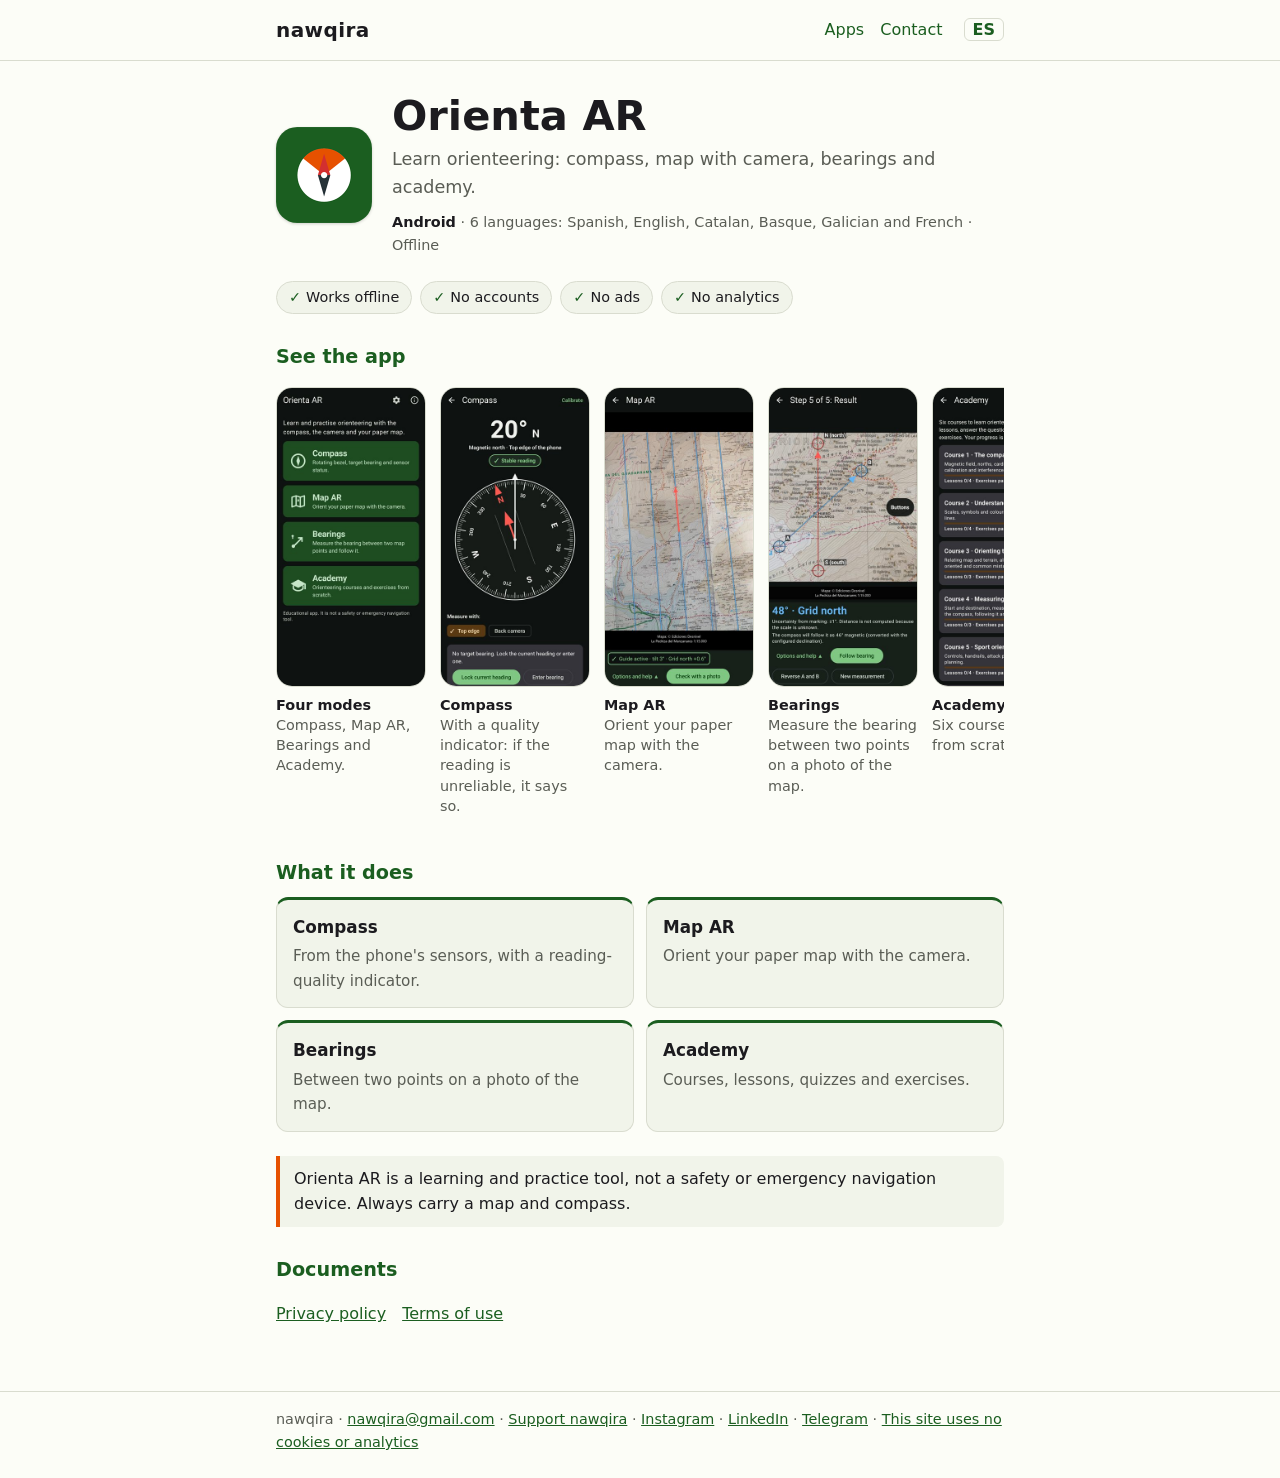
<file: en/orientaar/index.html>
<!doctype html>
<html lang="en">
<head>
<meta charset="utf-8">
<meta name="viewport" content="width=device-width, initial-scale=1">
<title>Orienta AR · Orienteering app for Android · nawqira</title>
<meta name="description" content="Orienta AR is an educational app to learn and practise orienteering with your phone and a paper map: compass, Map AR, bearings and academy. Works offline.">
<link rel="canonical" href="https://nawqira.com/en/orientaar/">
<link rel="alternate" hreflang="es" href="https://nawqira.com/orientaar/">
<link rel="alternate" hreflang="en" href="https://nawqira.com/en/orientaar/">
<link rel="alternate" hreflang="x-default" href="https://nawqira.com/orientaar/">
<meta property="og:type" content="website">
<meta property="og:site_name" content="nawqira">
<meta property="og:locale" content="en_GB">
<meta property="og:locale:alternate" content="es_ES">
<meta property="og:url" content="https://nawqira.com/en/orientaar/">
<meta property="og:title" content="Orienta AR · Orienteering with your phone and your map">
<meta property="og:description" content="Educational orienteering app for Android: compass, Map AR, bearings and academy.">
<meta property="og:image" content="https://nawqira.com/assets/orientaar/feature-en.png">
<meta property="og:image:width" content="1024">
<meta property="og:image:height" content="500">
<meta property="og:image:alt" content="Orienta AR: learn orienteering with your phone and your map">
<meta name="twitter:card" content="summary_large_image">
<link rel="icon" href="/favicon.ico" sizes="any">
<link rel="icon" href="/assets/brand/favicon-32.png" type="image/png" sizes="32x32">
<link rel="apple-touch-icon" href="/assets/brand/apple-touch-icon.png">
<link rel="stylesheet" href="/assets/site.css?v=20261109">
<script type="application/ld+json">
{
  "@context": "https://schema.org",
  "@type": "MobileApplication",
  "name": "Orienta AR",
  "url": "https://nawqira.com/en/orientaar/",
  "description": "Educational app to learn and practise orienteering with your phone and a paper map.",
  "operatingSystem": "Android",
  "applicationCategory": "EducationalApplication",
  "inLanguage": ["es", "en", "ca", "eu", "gl", "fr"],
  "image": "https://nawqira.com/assets/orientaar/icon-192.png",
  "screenshot": ["https://nawqira.com/assets/orientaar/shots/en-1-home-540.jpg", "https://nawqira.com/assets/orientaar/shots/en-2-compass-540.jpg", "https://nawqira.com/assets/orientaar/shots/en-3-academy-540.jpg", "https://nawqira.com/assets/orientaar/shots/en-4-exercise-540.jpg"],
  "featureList": ["Compass with a reading-quality indicator", "Map AR: orient your paper map with the camera", "Bearings between two points on a photo of the map", "Academy: courses, lessons, quizzes and exercises", "Works offline"],
  "publisher": {
    "@type": "Person",
    "name": "Juan Pedro Barroso",
    "email": "nawqira@gmail.com",
    "brand": { "@type": "Brand", "name": "nawqira", "url": "https://nawqira.com/" }
  },
  "privacyPolicy": "https://nawqira.com/orientaar/privacy/"
}
</script>
</head>
<body class="app-orientaar">
<a class="skip-link" href="#main">Skip to content</a>
<header class="site-header"><div class="wrap">
  <a class="brand" href="/en/">nawqira</a>
  <nav class="site-nav" aria-label="Main">
    <a href="/en/#apps">Apps</a><a href="/en/#contact">Contact</a>
    <a class="lang" href="/orientaar/" hreflang="es" lang="es">ES</a>
  </nav>
</div></header>

<main id="main" class="wrap">
<section class="app-hero">
  <img src="/assets/orientaar/icon-192.png" width="96" height="96" alt="">
  <div>
    <h1>Orienta AR</h1>
    <p class="tagline">Learn orienteering: compass, map with camera, bearings and academy.</p>
    <p class="platform"><b>Android</b> · 6 languages: Spanish, English, Catalan, Basque, Galician and French · Offline</p>
  </div>
</section>

<ul class="facts" aria-label="Features of this version">
  <li>Works offline</li><li>No accounts</li><li>No ads</li><li>No analytics</li>
</ul>
<!-- store-badge: Google Play badge only once the app is published (follow Google's badge guidelines) -->

<h2>See the app</h2>
<ul class="gallery" tabindex="0" aria-label="Orienta AR screenshots (scrollable)">
  <li><figure><img loading="lazy" src="/assets/orientaar/shots/en-1-home-360.jpg" srcset="/assets/orientaar/shots/en-1-home-360.jpg 360w, /assets/orientaar/shots/en-1-home-540.jpg 540w" sizes="(max-width: 640px) 62vw, 180px" width="360" height="720" alt="Home screen with the four modes: Compass, Map AR, Bearings and Academy."><figcaption><b>Four modes</b>Compass, Map AR, Bearings and Academy.</figcaption></figure></li>
  <li><figure><img loading="lazy" src="/assets/orientaar/shots/en-2-compass-360.jpg" srcset="/assets/orientaar/shots/en-2-compass-360.jpg 360w, /assets/orientaar/shots/en-2-compass-540.jpg 540w" sizes="(max-width: 640px) 62vw, 180px" width="360" height="720" alt="Compass reading 20° north with the “Stable reading” indicator."><figcaption><b>Compass</b>With a quality indicator: if the reading is unreliable, it says so.</figcaption></figure></li>
  <li><figure><img loading="lazy" src="/assets/orientaar/shots/en-5-mapar-360.jpg" srcset="/assets/orientaar/shots/en-5-mapar-360.jpg 360w, /assets/orientaar/shots/en-5-mapar-540.jpg 540w" sizes="(max-width: 640px) 62vw, 180px" width="360" height="720" alt="Map AR: a paper map seen through the camera, with blue guide lines and a red arrow pointing north; below, “Guide active · tilt 3° · Grid north +0.6°”."><figcaption><b>Map AR</b>Orient your paper map with the camera.</figcaption></figure></li>
  <li><figure><img loading="lazy" src="/assets/orientaar/shots/en-6-bearings-360.jpg?v=20261105" srcset="/assets/orientaar/shots/en-6-bearings-360.jpg?v=20261105 360w, /assets/orientaar/shots/en-6-bearings-540.jpg?v=20261105 540w" sizes="(max-width: 640px) 62vw, 180px" width="360" height="720" alt="Bearings: photo of a map with the north–south line and points A and B marked; result 48° from grid north (46° magnetic on the compass), with ±1° uncertainty and the “Follow bearing” button."><figcaption><b>Bearings</b>Measure the bearing between two points on a photo of the map.</figcaption></figure></li>
  <li><figure><img loading="lazy" src="/assets/orientaar/shots/en-3-academy-360.jpg" srcset="/assets/orientaar/shots/en-3-academy-360.jpg 360w, /assets/orientaar/shots/en-3-academy-540.jpg 540w" sizes="(max-width: 640px) 62vw, 180px" width="360" height="720" alt="List of Academy courses with their progress."><figcaption><b>Academy</b>Six courses to learn from scratch.</figcaption></figure></li>
  <li><figure><img loading="lazy" src="/assets/orientaar/shots/en-4-exercise-360.jpg" srcset="/assets/orientaar/shots/en-4-exercise-360.jpg 360w, /assets/orientaar/shots/en-4-exercise-540.jpg 540w" sizes="(max-width: 640px) 62vw, 180px" width="360" height="720" alt="Exercise: choose the cardinal point shown by an arrow on the compass rose."><figcaption><b>Exercises</b>Practise with questions and hints.</figcaption></figure></li>
</ul>

<h2>What it does</h2>
<div class="features">
  <div class="feature"><h3>Compass</h3><p>From the phone's sensors, with a reading-quality indicator.</p></div>
  <div class="feature"><h3>Map AR</h3><p>Orient your paper map with the camera.</p></div>
  <div class="feature"><h3>Bearings</h3><p>Between two points on a photo of the map.</p></div>
  <div class="feature"><h3>Academy</h3><p>Courses, lessons, quizzes and exercises.</p></div>
</div>

<p class="note">Orienta AR is a learning and practice tool, not a safety or emergency navigation device. Always carry a map and compass.</p>
<!-- ad-slot: app-after-content (inactive; rules in docs/ADS.md) -->

<h2>Documents</h2>
<p class="links"><a href="/orientaar/privacy/#en">Privacy policy</a><a href="/orientaar/terms/#en">Terms of use</a></p>
</main>

<footer class="site-footer"><div class="wrap">
  nawqira · <a href="mailto:nawqira@gmail.com">nawqira@gmail.com</a> · <a href="https://buymeacoffee.com/nawqira">Support nawqira</a> · <a href="https://www.instagram.com/nawqira/">Instagram</a> · <a href="https://www.linkedin.com/company/nawqira/home/">LinkedIn</a> · <a href="https://t.me/nawqira">Telegram</a> · <a href="/privacy/#en">This site uses no cookies or analytics</a>
</div></footer>
</body>
</html>
</file>
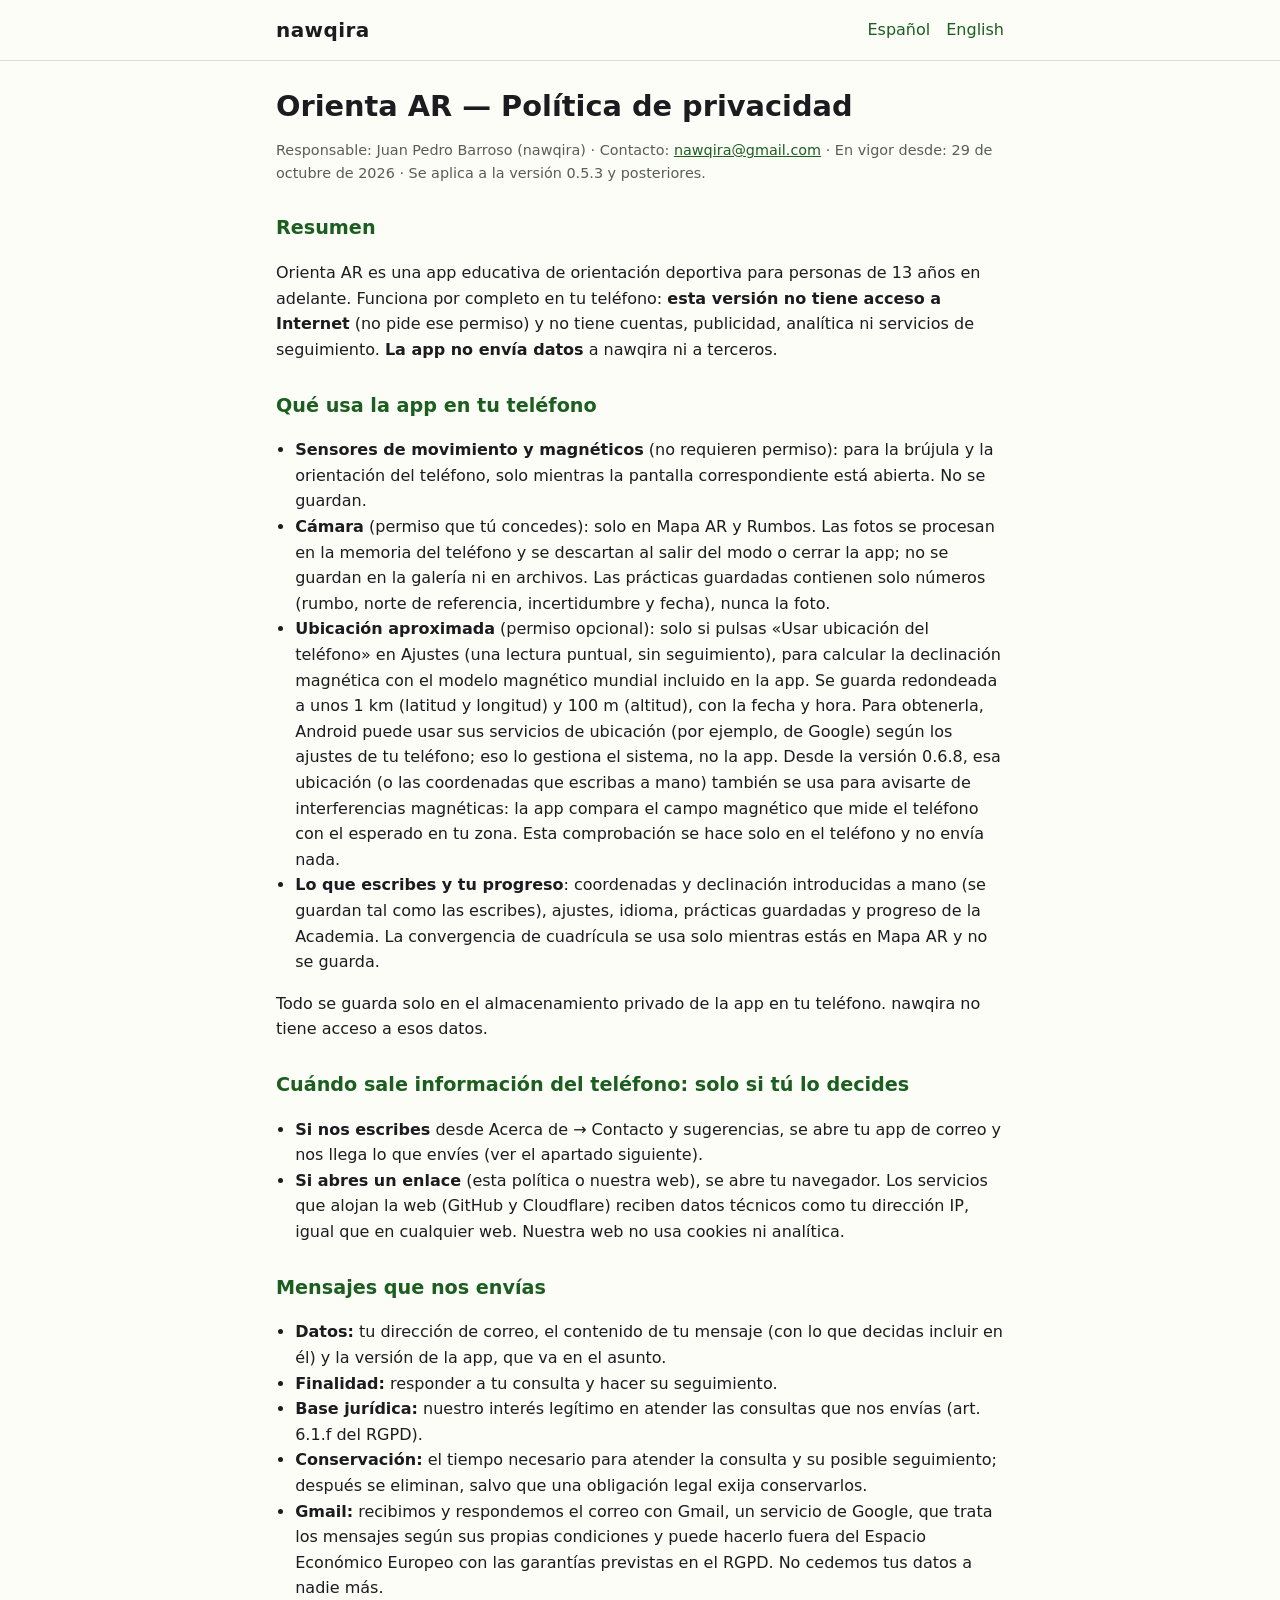
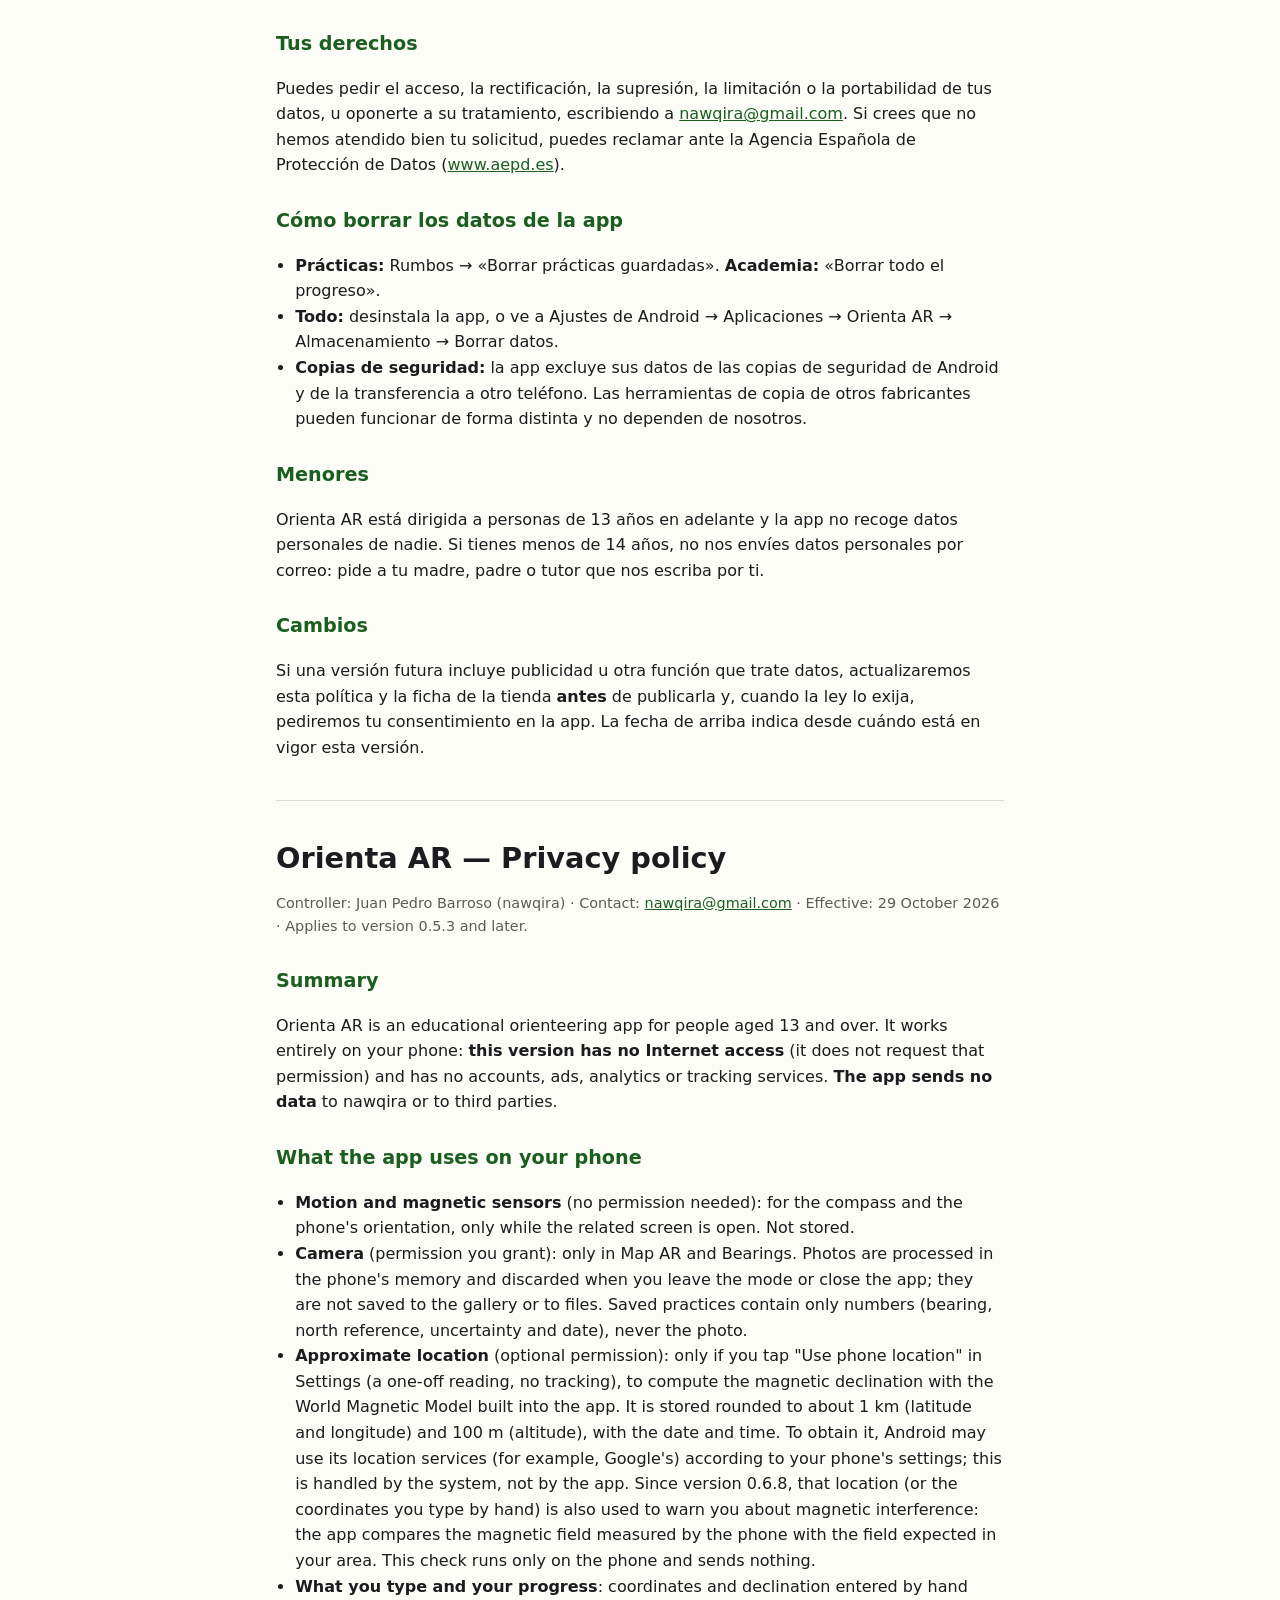
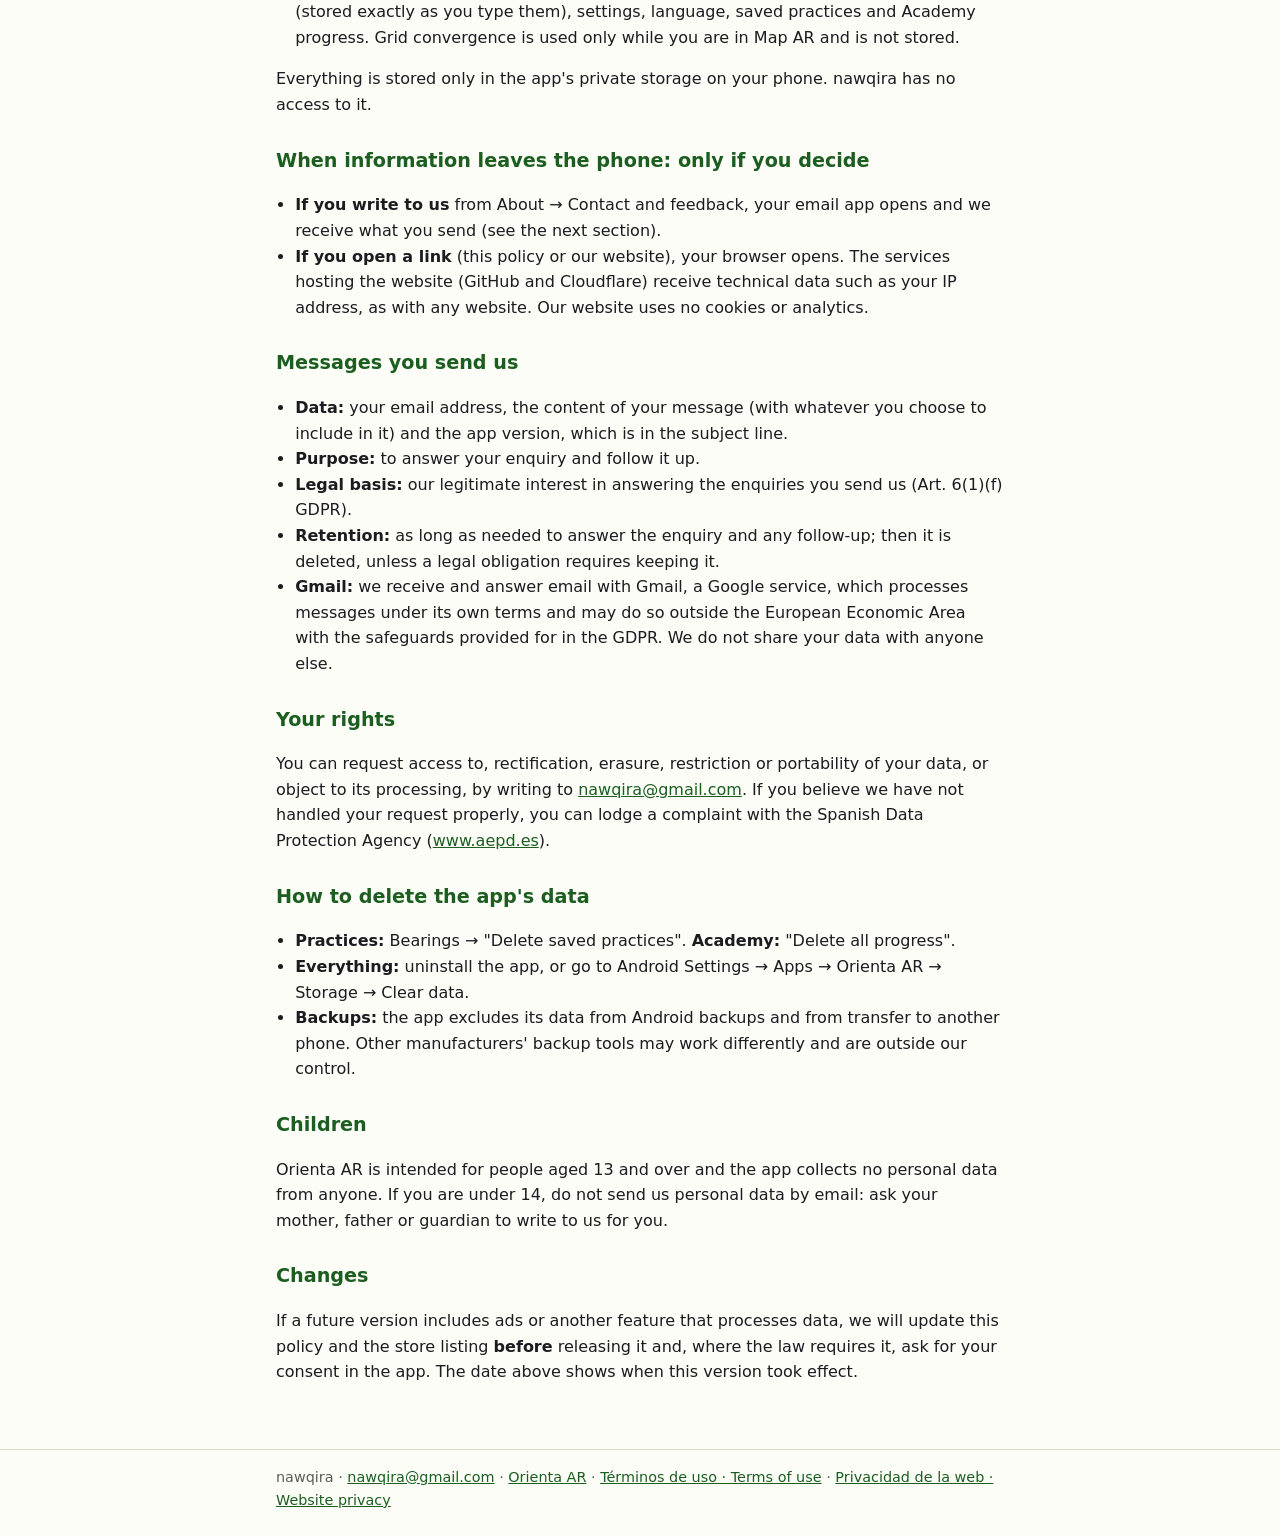
<file: orientaar/privacy/index.html>
<!doctype html>
<html lang="es">
<head>
<meta charset="utf-8">
<meta name="viewport" content="width=device-width, initial-scale=1">
<title>Orienta AR · Política de privacidad · Privacy policy</title>
<meta name="description" content="Privacidad de Orienta AR: esta versión funciona sin Internet, sin cuentas, publicidad ni analítica, y no envía datos a nawqira ni a terceros. Also in English.">
<link rel="canonical" href="https://nawqira.com/orientaar/privacy/">
<link rel="icon" href="/favicon.ico" sizes="any">
<link rel="icon" href="/assets/brand/favicon-32.png" type="image/png" sizes="32x32">
<link rel="apple-touch-icon" href="/assets/brand/apple-touch-icon.png">
<link rel="stylesheet" href="/assets/site.css?v=20261109">
</head>
<body>
<a class="skip-link" href="#main">Saltar al contenido · Skip to content</a>
<header class="site-header"><div class="wrap">
  <a class="brand" href="/">nawqira</a>
  <nav class="site-nav" aria-label="Idioma · Language"><a href="#es">Español</a><a href="#en">English</a></nav>
</div></header>

<main id="main" class="wrap">

<section id="es" lang="es">
<h1>Orienta AR — Política de privacidad</h1>
<p class="meta">Responsable: Juan Pedro Barroso (nawqira) · Contacto: <a href="mailto:nawqira@gmail.com">nawqira@gmail.com</a> · En vigor desde: 29 de octubre de 2026 · Se aplica a la versión 0.5.3 y posteriores.</p>

<h2>Resumen</h2>
<p>Orienta AR es una app educativa de orientación deportiva para personas de 13 años en adelante. Funciona por completo en tu teléfono: <strong>esta versión no tiene acceso a Internet</strong> (no pide ese permiso) y no tiene cuentas, publicidad, analítica ni servicios de seguimiento. <strong>La app no envía datos</strong> a nawqira ni a terceros.</p>

<h2>Qué usa la app en tu teléfono</h2>
<ul>
  <li><strong>Sensores de movimiento y magnéticos</strong> (no requieren permiso): para la brújula y la orientación del teléfono, solo mientras la pantalla correspondiente está abierta. No se guardan.</li>
  <li><strong>Cámara</strong> (permiso que tú concedes): solo en Mapa AR y Rumbos. Las fotos se procesan en la memoria del teléfono y se descartan al salir del modo o cerrar la app; no se guardan en la galería ni en archivos. Las prácticas guardadas contienen solo números (rumbo, norte de referencia, incertidumbre y fecha), nunca la foto.</li>
  <li><strong>Ubicación aproximada</strong> (permiso opcional): solo si pulsas «Usar ubicación del teléfono» en Ajustes (una lectura puntual, sin seguimiento), para calcular la declinación magnética con el modelo magnético mundial incluido en la app. Se guarda redondeada a unos 1 km (latitud y longitud) y 100 m (altitud), con la fecha y hora. Para obtenerla, Android puede usar sus servicios de ubicación (por ejemplo, de Google) según los ajustes de tu teléfono; eso lo gestiona el sistema, no la app. Desde la versión 0.6.8, esa ubicación (o las coordenadas que escribas a mano) también se usa para avisarte de interferencias magnéticas: la app compara el campo magnético que mide el teléfono con el esperado en tu zona. Esta comprobación se hace solo en el teléfono y no envía nada.</li>
  <li><strong>Lo que escribes y tu progreso</strong>: coordenadas y declinación introducidas a mano (se guardan tal como las escribes), ajustes, idioma, prácticas guardadas y progreso de la Academia. La convergencia de cuadrícula se usa solo mientras estás en Mapa AR y no se guarda.</li>
</ul>
<p>Todo se guarda solo en el almacenamiento privado de la app en tu teléfono. nawqira no tiene acceso a esos datos.</p>

<h2>Cuándo sale información del teléfono: solo si tú lo decides</h2>
<ul>
  <li><strong>Si nos escribes</strong> desde Acerca de → Contacto y sugerencias, se abre tu app de correo y nos llega lo que envíes (ver el apartado siguiente).</li>
  <li><strong>Si abres un enlace</strong> (esta política o nuestra web), se abre tu navegador. Los servicios que alojan la web (GitHub y Cloudflare) reciben datos técnicos como tu dirección IP, igual que en cualquier web. Nuestra web no usa cookies ni analítica.</li>
</ul>

<h2>Mensajes que nos envías</h2>
<ul>
  <li><strong>Datos:</strong> tu dirección de correo, el contenido de tu mensaje (con lo que decidas incluir en él) y la versión de la app, que va en el asunto.</li>
  <li><strong>Finalidad:</strong> responder a tu consulta y hacer su seguimiento.</li>
  <li><strong>Base jurídica:</strong> nuestro interés legítimo en atender las consultas que nos envías (art. 6.1.f del RGPD).</li>
  <li><strong>Conservación:</strong> el tiempo necesario para atender la consulta y su posible seguimiento; después se eliminan, salvo que una obligación legal exija conservarlos.</li>
  <li><strong>Gmail:</strong> recibimos y respondemos el correo con Gmail, un servicio de Google, que trata los mensajes según sus propias condiciones y puede hacerlo fuera del Espacio Económico Europeo con las garantías previstas en el RGPD. No cedemos tus datos a nadie más.</li>
</ul>

<h2>Tus derechos</h2>
<p>Puedes pedir el acceso, la rectificación, la supresión, la limitación o la portabilidad de tus datos, u oponerte a su tratamiento, escribiendo a <a href="mailto:nawqira@gmail.com">nawqira@gmail.com</a>. Si crees que no hemos atendido bien tu solicitud, puedes reclamar ante la Agencia Española de Protección de Datos (<a href="https://www.aepd.es">www.aepd.es</a>).</p>

<h2>Cómo borrar los datos de la app</h2>
<ul>
  <li><strong>Prácticas:</strong> Rumbos → «Borrar prácticas guardadas». <strong>Academia:</strong> «Borrar todo el progreso».</li>
  <li><strong>Todo:</strong> desinstala la app, o ve a Ajustes de Android → Aplicaciones → Orienta AR → Almacenamiento → Borrar datos.</li>
  <li><strong>Copias de seguridad:</strong> la app excluye sus datos de las copias de seguridad de Android y de la transferencia a otro teléfono. Las herramientas de copia de otros fabricantes pueden funcionar de forma distinta y no dependen de nosotros.</li>
</ul>

<h2>Menores</h2>
<p>Orienta AR está dirigida a personas de 13 años en adelante y la app no recoge datos personales de nadie. Si tienes menos de 14 años, no nos envíes datos personales por correo: pide a tu madre, padre o tutor que nos escriba por ti.</p>

<h2>Cambios</h2>
<p>Si una versión futura incluye publicidad u otra función que trate datos, actualizaremos esta política y la ficha de la tienda <strong>antes</strong> de publicarla y, cuando la ley lo exija, pediremos tu consentimiento en la app. La fecha de arriba indica desde cuándo está en vigor esta versión.</p>
</section>

<hr>

<section id="en" lang="en">
<h1>Orienta AR — Privacy policy</h1>
<p class="meta">Controller: Juan Pedro Barroso (nawqira) · Contact: <a href="mailto:nawqira@gmail.com">nawqira@gmail.com</a> · Effective: 29 October 2026 · Applies to version 0.5.3 and later.</p>

<h2>Summary</h2>
<p>Orienta AR is an educational orienteering app for people aged 13 and over. It works entirely on your phone: <strong>this version has no Internet access</strong> (it does not request that permission) and has no accounts, ads, analytics or tracking services. <strong>The app sends no data</strong> to nawqira or to third parties.</p>

<h2>What the app uses on your phone</h2>
<ul>
  <li><strong>Motion and magnetic sensors</strong> (no permission needed): for the compass and the phone's orientation, only while the related screen is open. Not stored.</li>
  <li><strong>Camera</strong> (permission you grant): only in Map AR and Bearings. Photos are processed in the phone's memory and discarded when you leave the mode or close the app; they are not saved to the gallery or to files. Saved practices contain only numbers (bearing, north reference, uncertainty and date), never the photo.</li>
  <li><strong>Approximate location</strong> (optional permission): only if you tap "Use phone location" in Settings (a one-off reading, no tracking), to compute the magnetic declination with the World Magnetic Model built into the app. It is stored rounded to about 1 km (latitude and longitude) and 100 m (altitude), with the date and time. To obtain it, Android may use its location services (for example, Google's) according to your phone's settings; this is handled by the system, not by the app. Since version 0.6.8, that location (or the coordinates you type by hand) is also used to warn you about magnetic interference: the app compares the magnetic field measured by the phone with the field expected in your area. This check runs only on the phone and sends nothing.</li>
  <li><strong>What you type and your progress</strong>: coordinates and declination entered by hand (stored exactly as you type them), settings, language, saved practices and Academy progress. Grid convergence is used only while you are in Map AR and is not stored.</li>
</ul>
<p>Everything is stored only in the app's private storage on your phone. nawqira has no access to it.</p>

<h2>When information leaves the phone: only if you decide</h2>
<ul>
  <li><strong>If you write to us</strong> from About → Contact and feedback, your email app opens and we receive what you send (see the next section).</li>
  <li><strong>If you open a link</strong> (this policy or our website), your browser opens. The services hosting the website (GitHub and Cloudflare) receive technical data such as your IP address, as with any website. Our website uses no cookies or analytics.</li>
</ul>

<h2>Messages you send us</h2>
<ul>
  <li><strong>Data:</strong> your email address, the content of your message (with whatever you choose to include in it) and the app version, which is in the subject line.</li>
  <li><strong>Purpose:</strong> to answer your enquiry and follow it up.</li>
  <li><strong>Legal basis:</strong> our legitimate interest in answering the enquiries you send us (Art. 6(1)(f) GDPR).</li>
  <li><strong>Retention:</strong> as long as needed to answer the enquiry and any follow-up; then it is deleted, unless a legal obligation requires keeping it.</li>
  <li><strong>Gmail:</strong> we receive and answer email with Gmail, a Google service, which processes messages under its own terms and may do so outside the European Economic Area with the safeguards provided for in the GDPR. We do not share your data with anyone else.</li>
</ul>

<h2>Your rights</h2>
<p>You can request access to, rectification, erasure, restriction or portability of your data, or object to its processing, by writing to <a href="mailto:nawqira@gmail.com">nawqira@gmail.com</a>. If you believe we have not handled your request properly, you can lodge a complaint with the Spanish Data Protection Agency (<a href="https://www.aepd.es">www.aepd.es</a>).</p>

<h2>How to delete the app's data</h2>
<ul>
  <li><strong>Practices:</strong> Bearings → "Delete saved practices". <strong>Academy:</strong> "Delete all progress".</li>
  <li><strong>Everything:</strong> uninstall the app, or go to Android Settings → Apps → Orienta AR → Storage → Clear data.</li>
  <li><strong>Backups:</strong> the app excludes its data from Android backups and from transfer to another phone. Other manufacturers' backup tools may work differently and are outside our control.</li>
</ul>

<h2>Children</h2>
<p>Orienta AR is intended for people aged 13 and over and the app collects no personal data from anyone. If you are under 14, do not send us personal data by email: ask your mother, father or guardian to write to us for you.</p>

<h2>Changes</h2>
<p>If a future version includes ads or another feature that processes data, we will update this policy and the store listing <strong>before</strong> releasing it and, where the law requires it, ask for your consent in the app. The date above shows when this version took effect.</p>
</section>

</main>

<footer class="site-footer"><div class="wrap">
  nawqira · <a href="mailto:nawqira@gmail.com">nawqira@gmail.com</a> · <a href="/orientaar/">Orienta AR</a> · <a href="/orientaar/terms/">Términos de uso · Terms of use</a> · <a href="/privacy/">Privacidad de la web · Website privacy</a>
</div></footer>
</body>
</html>
</file>
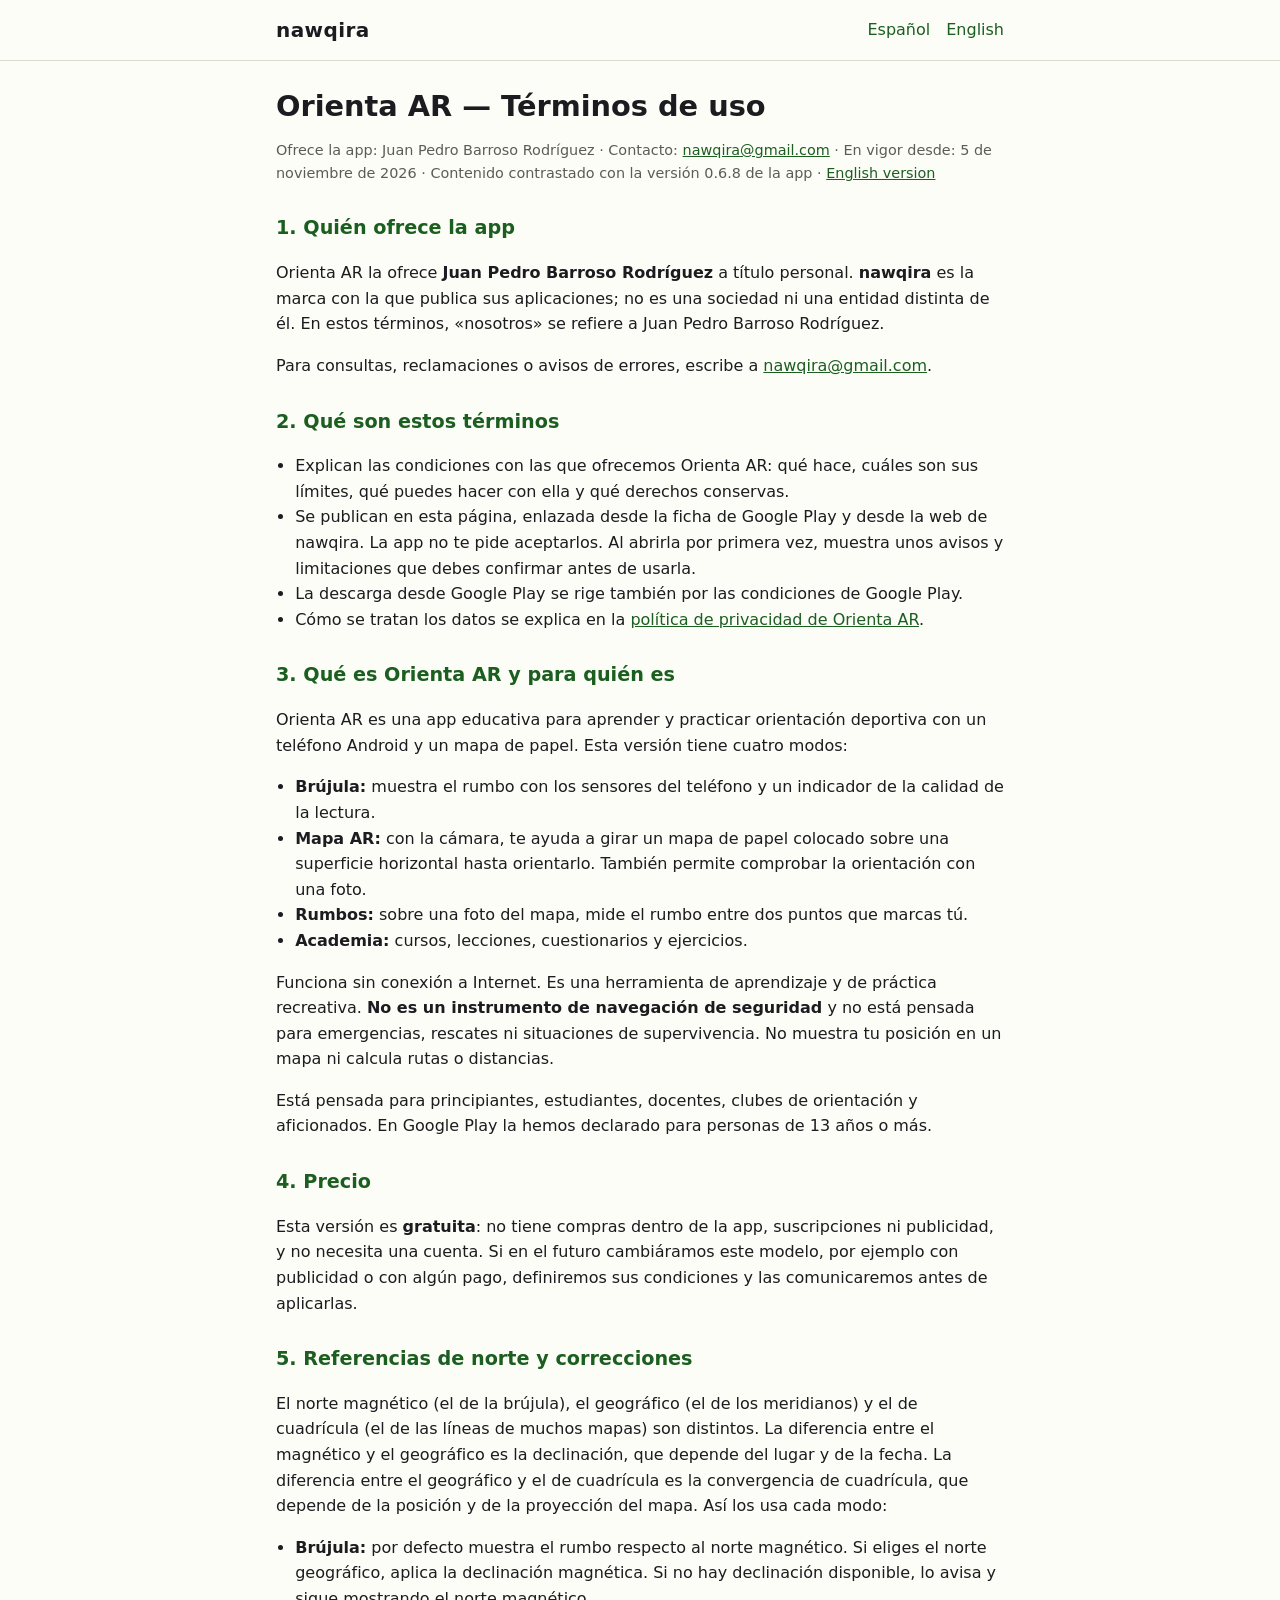
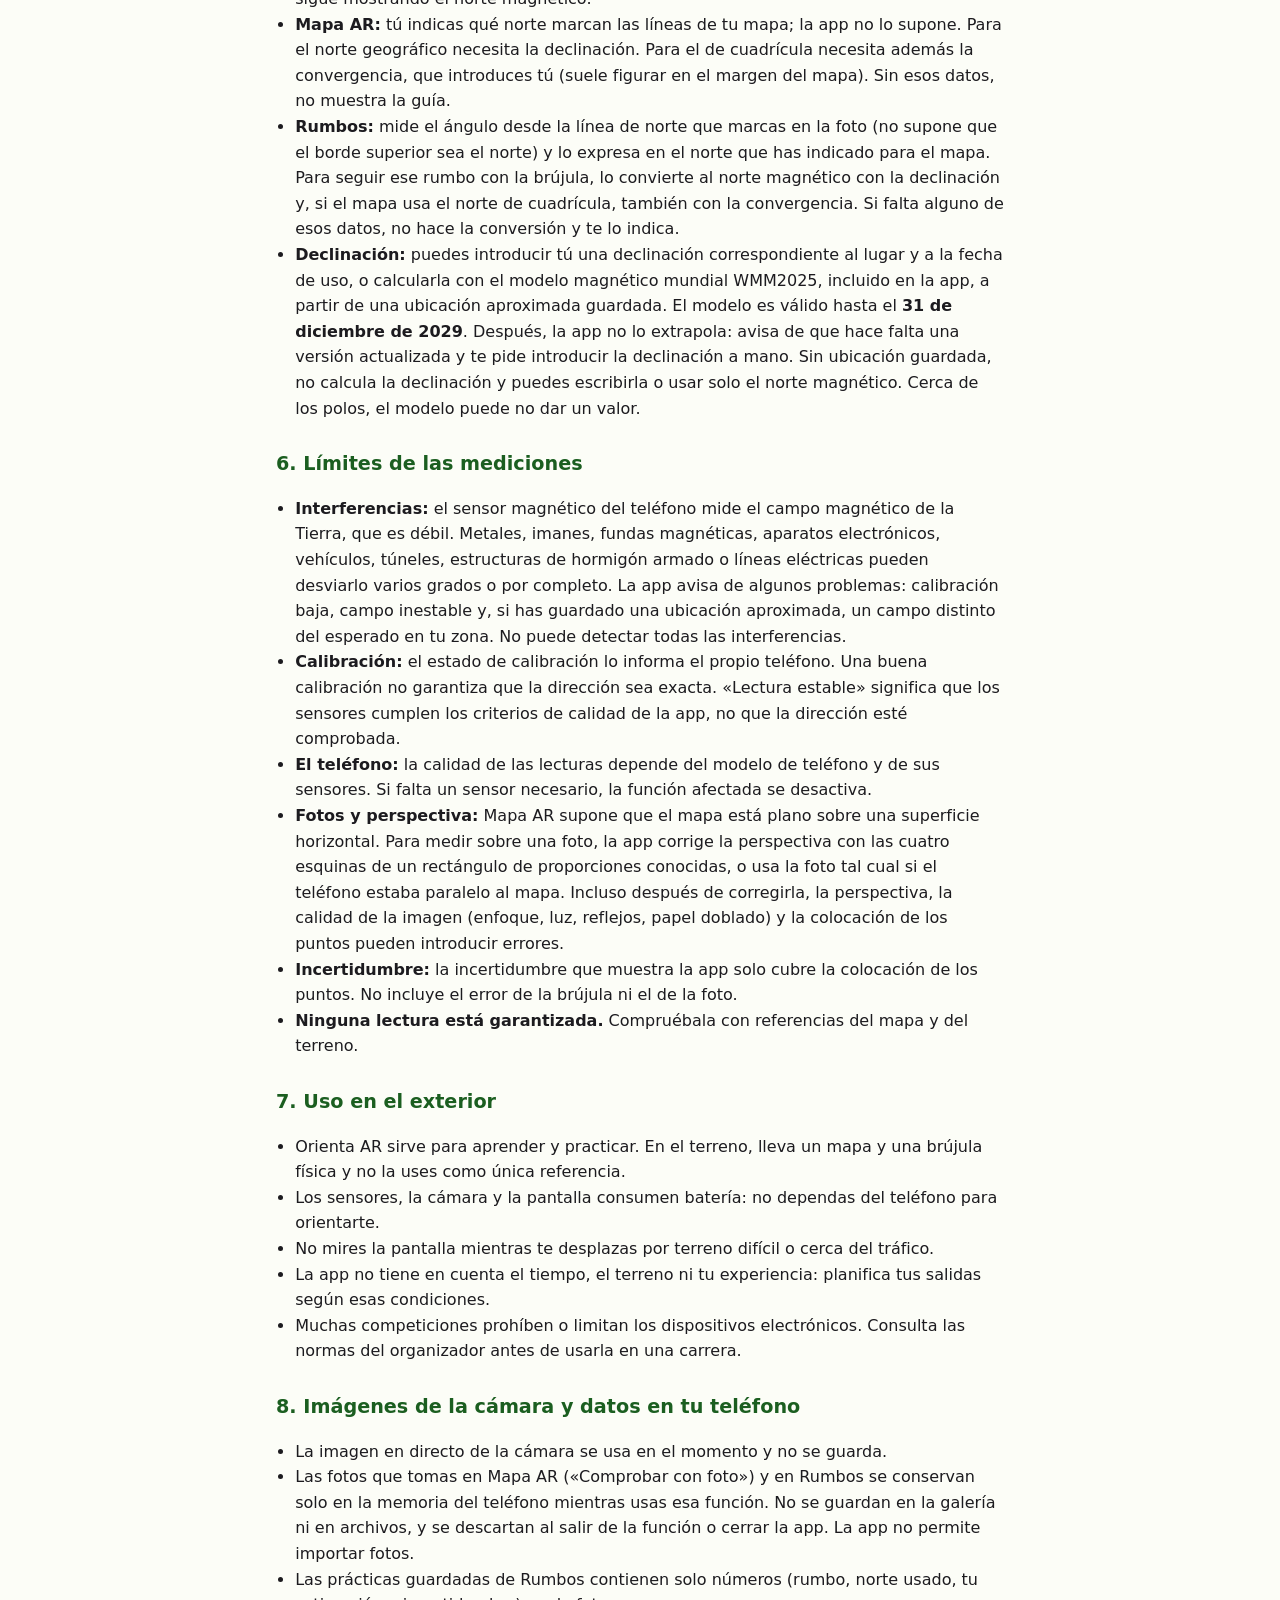
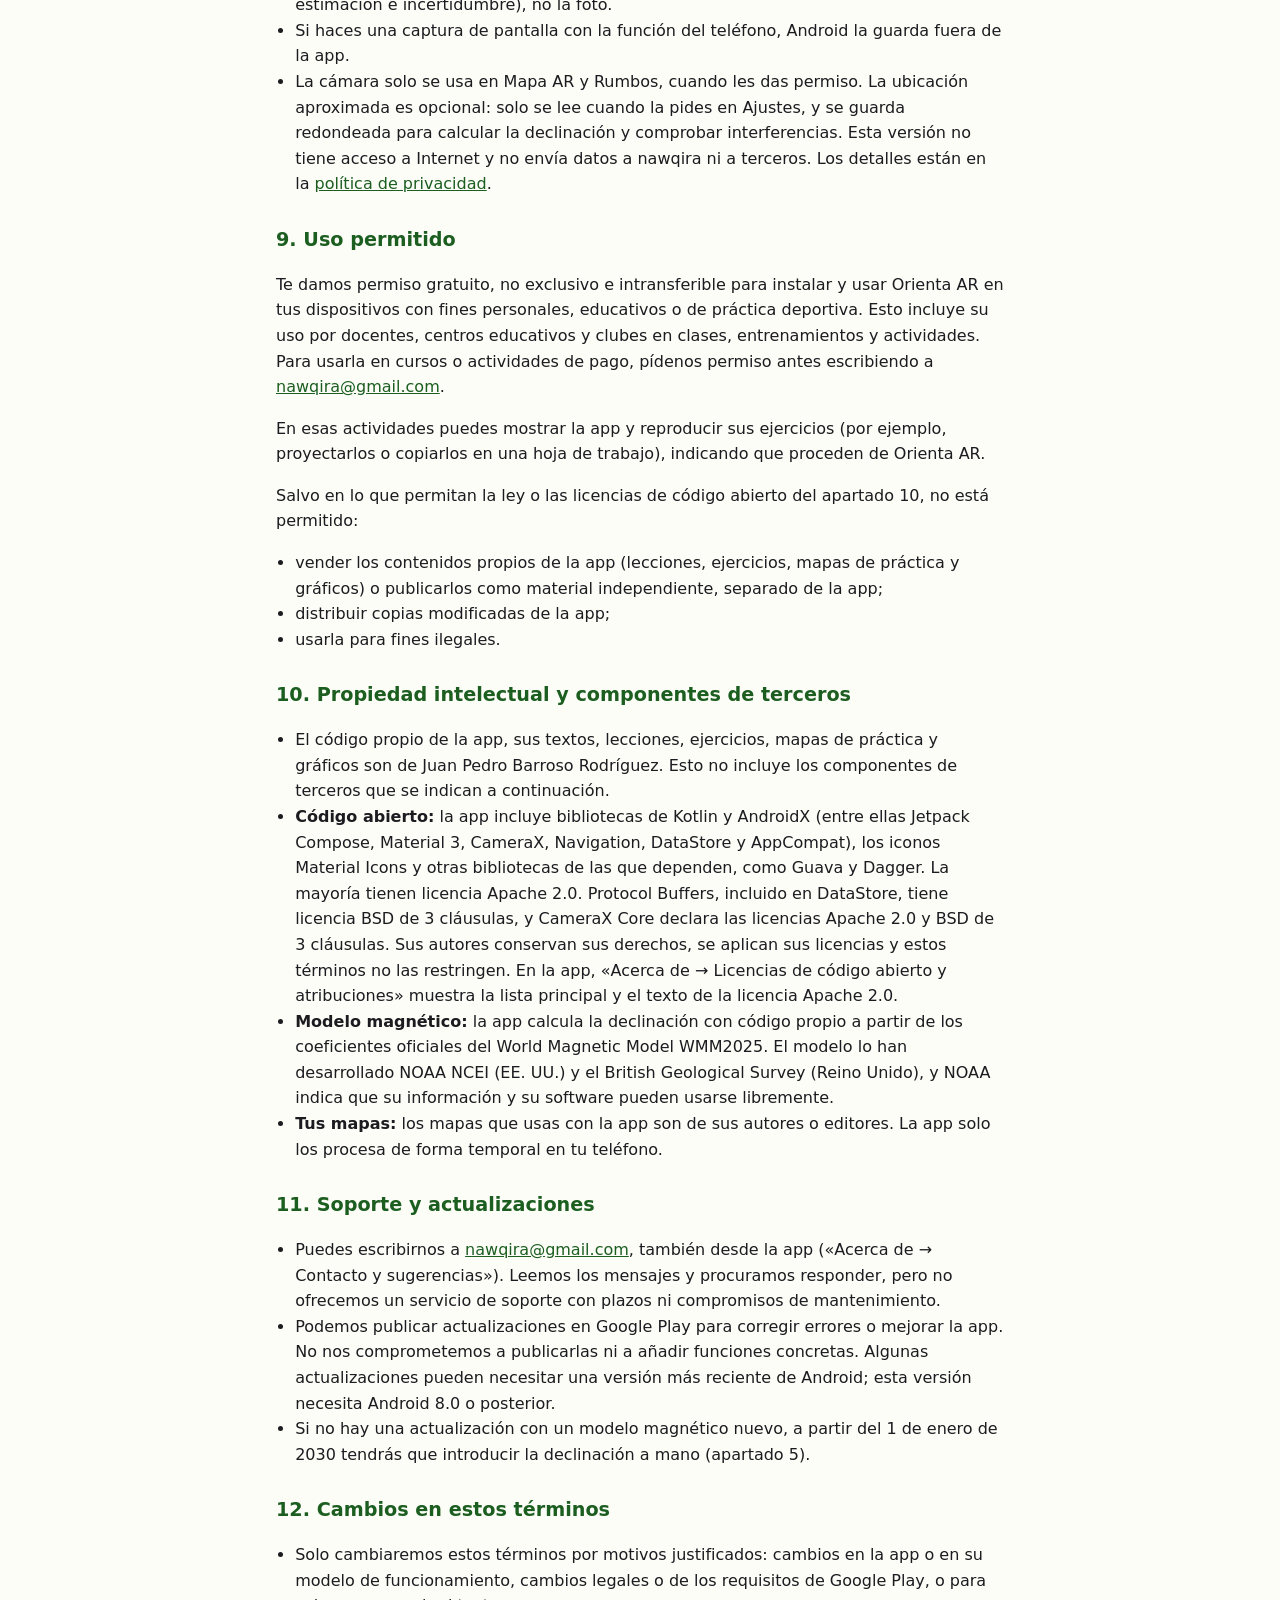
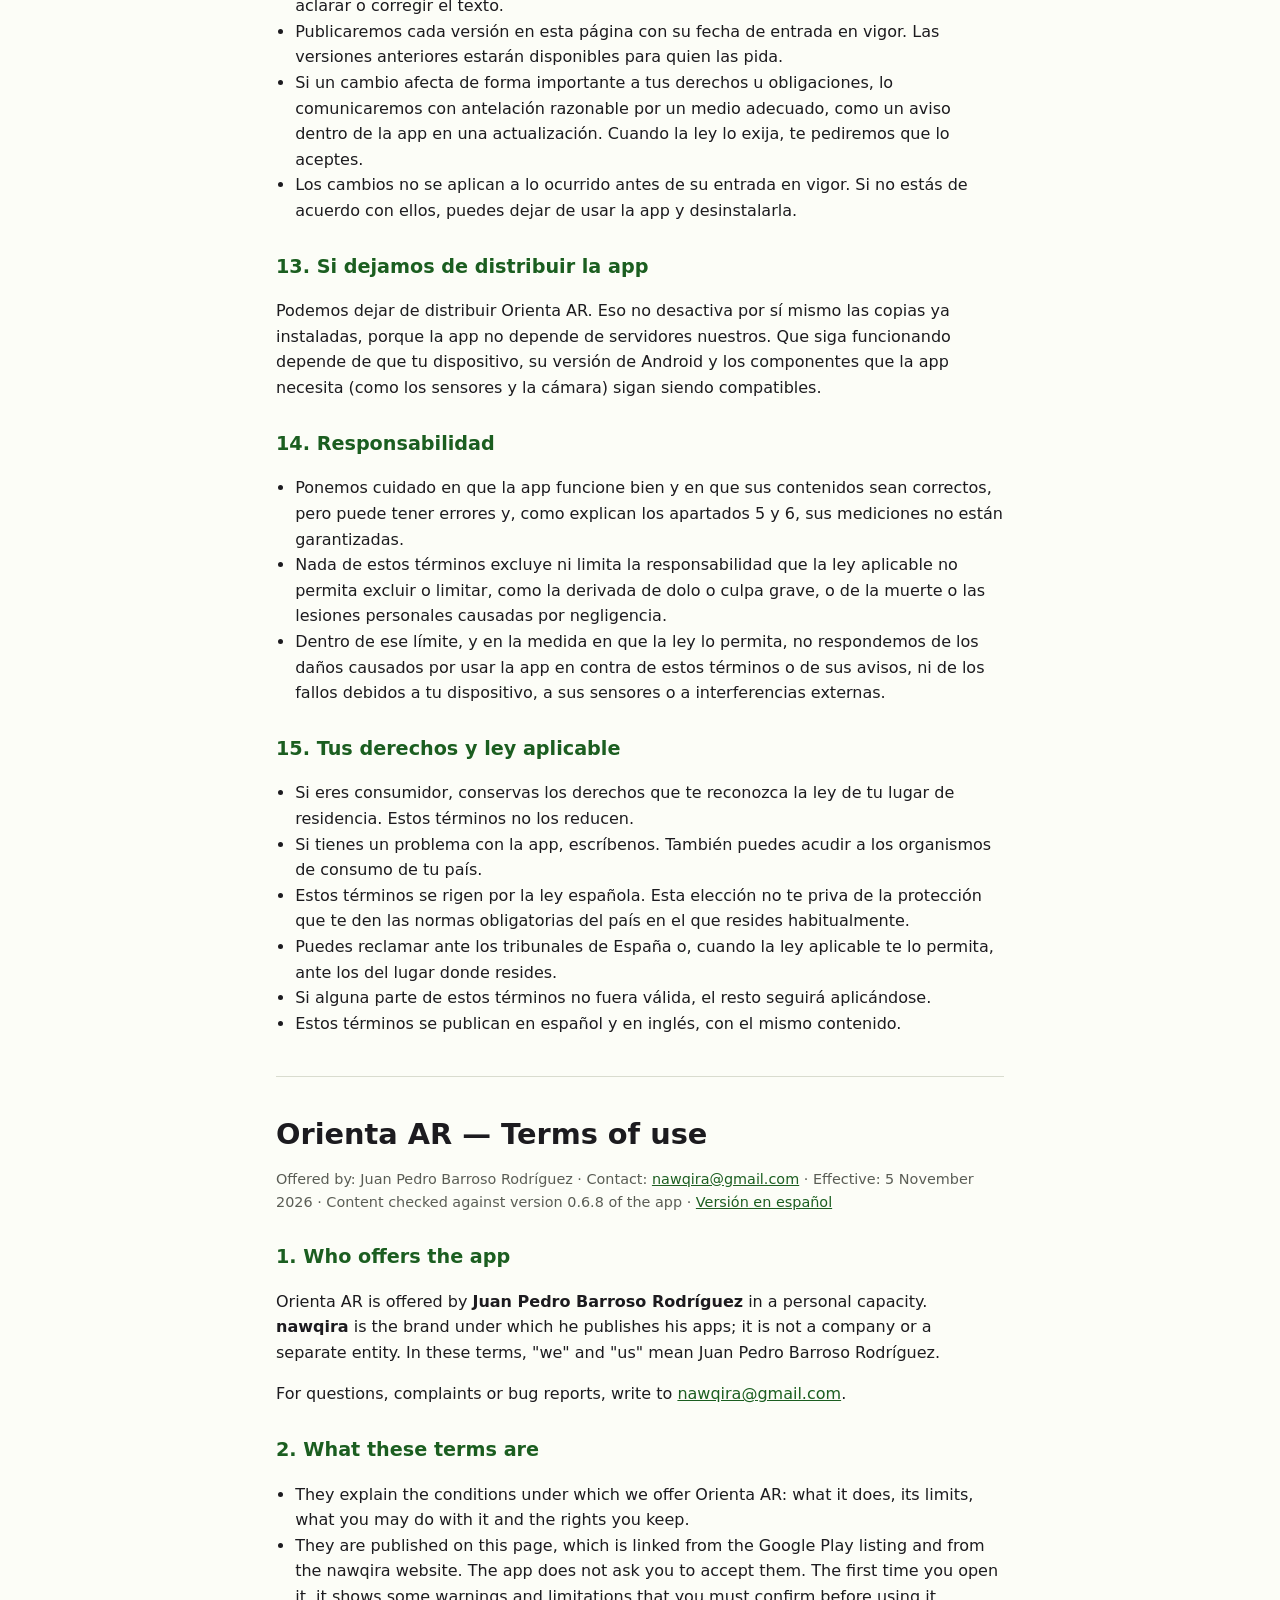
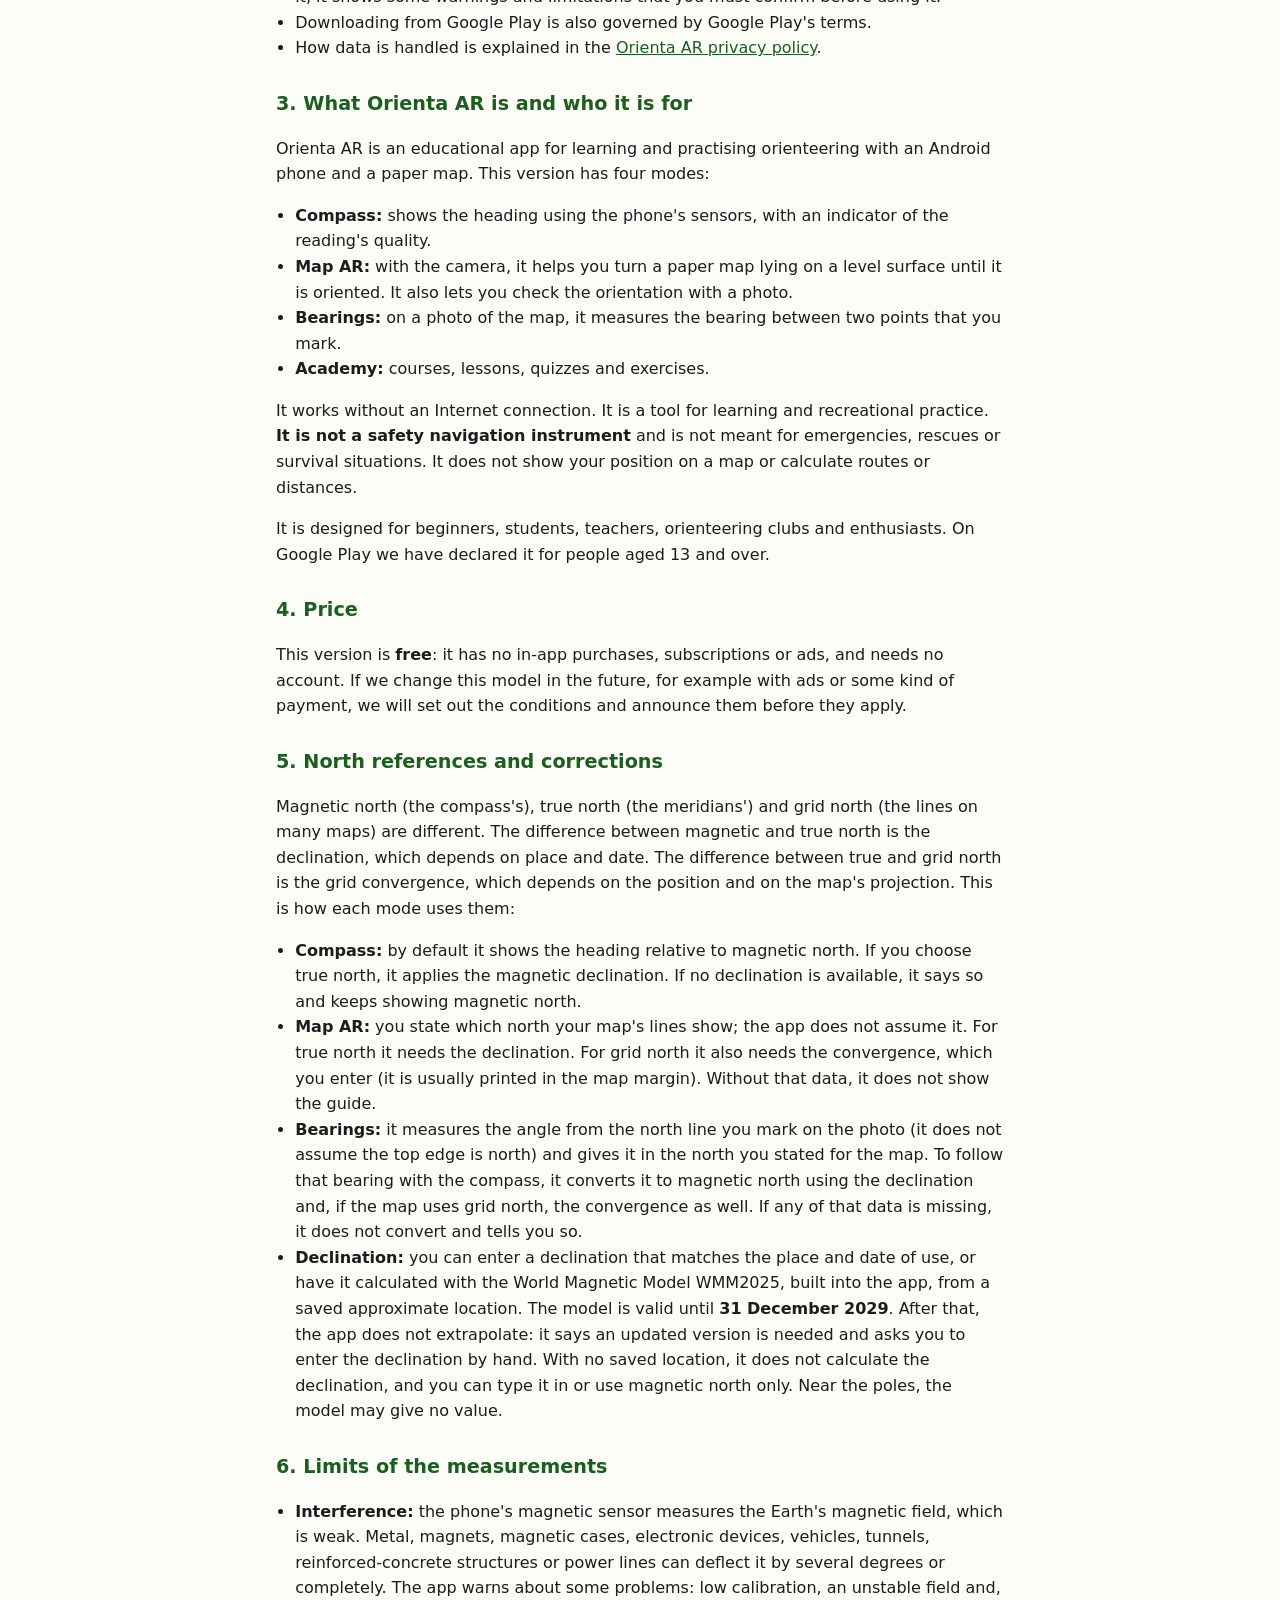
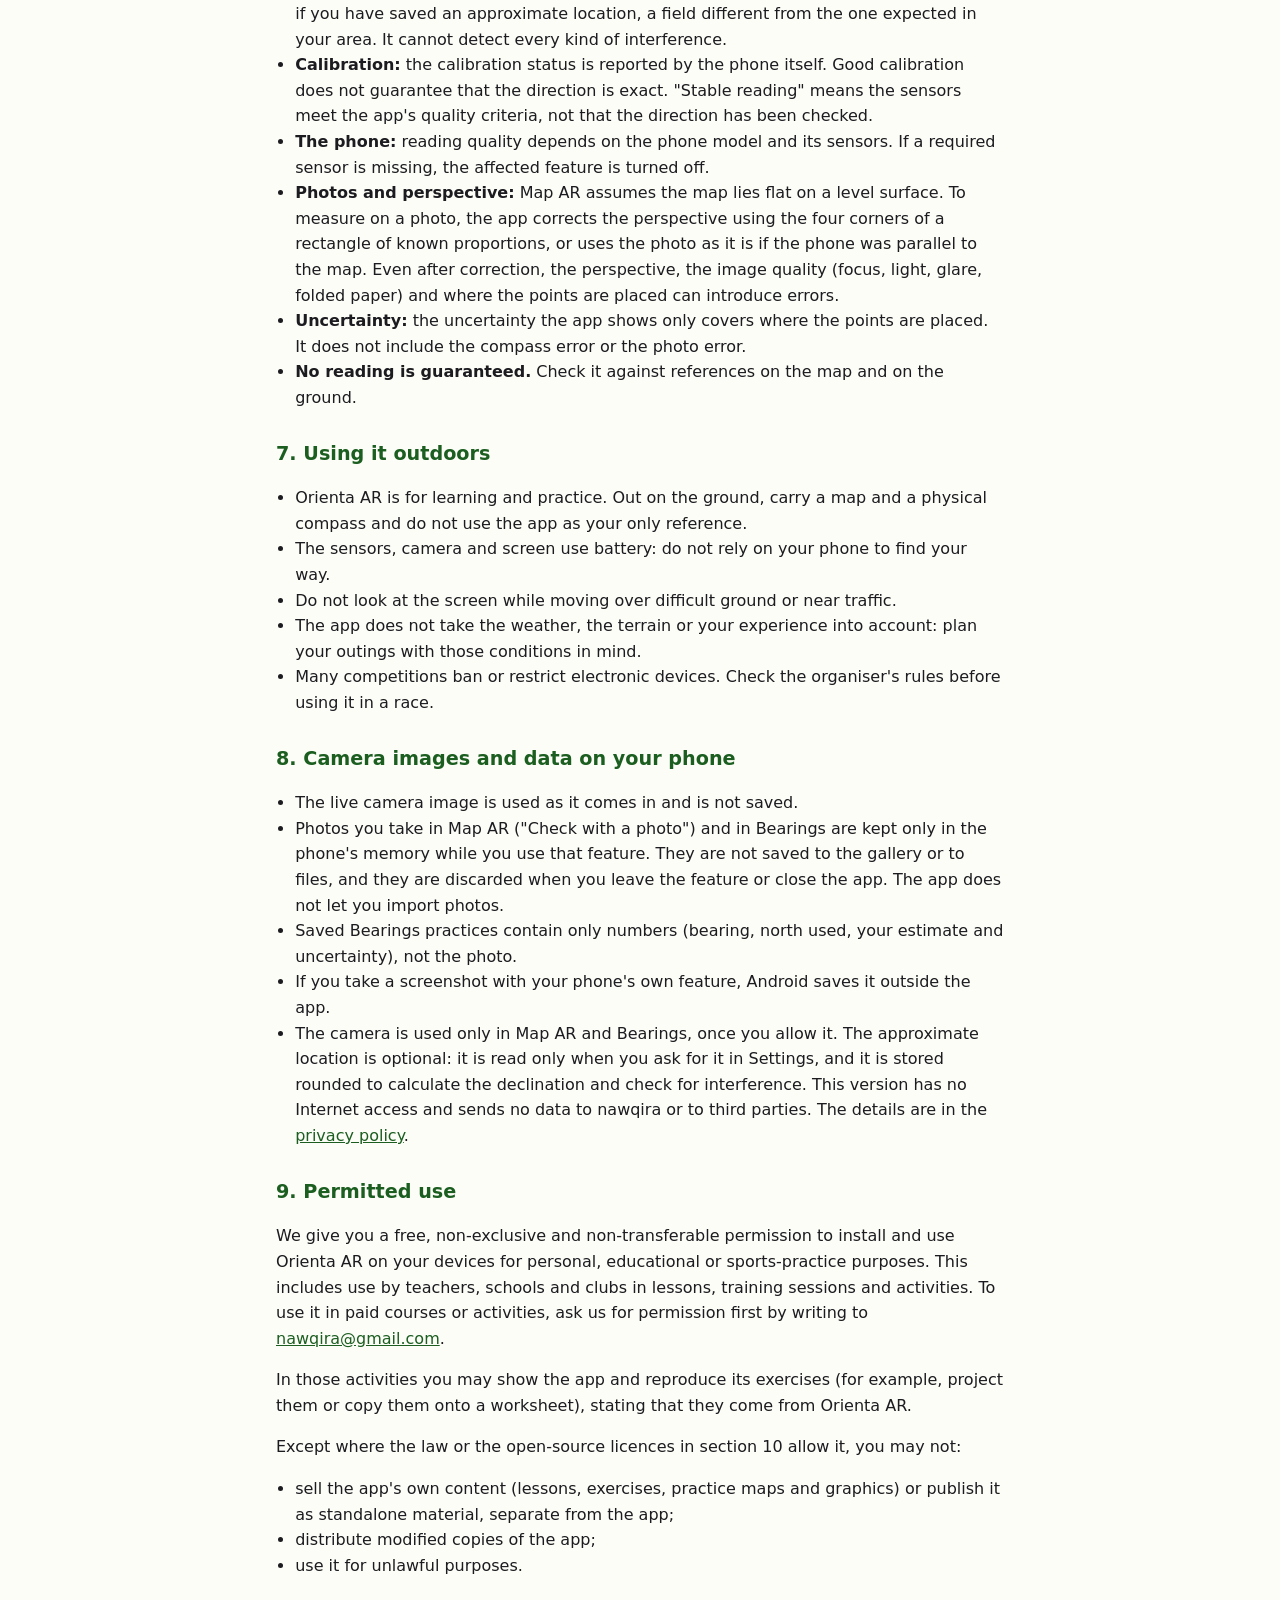
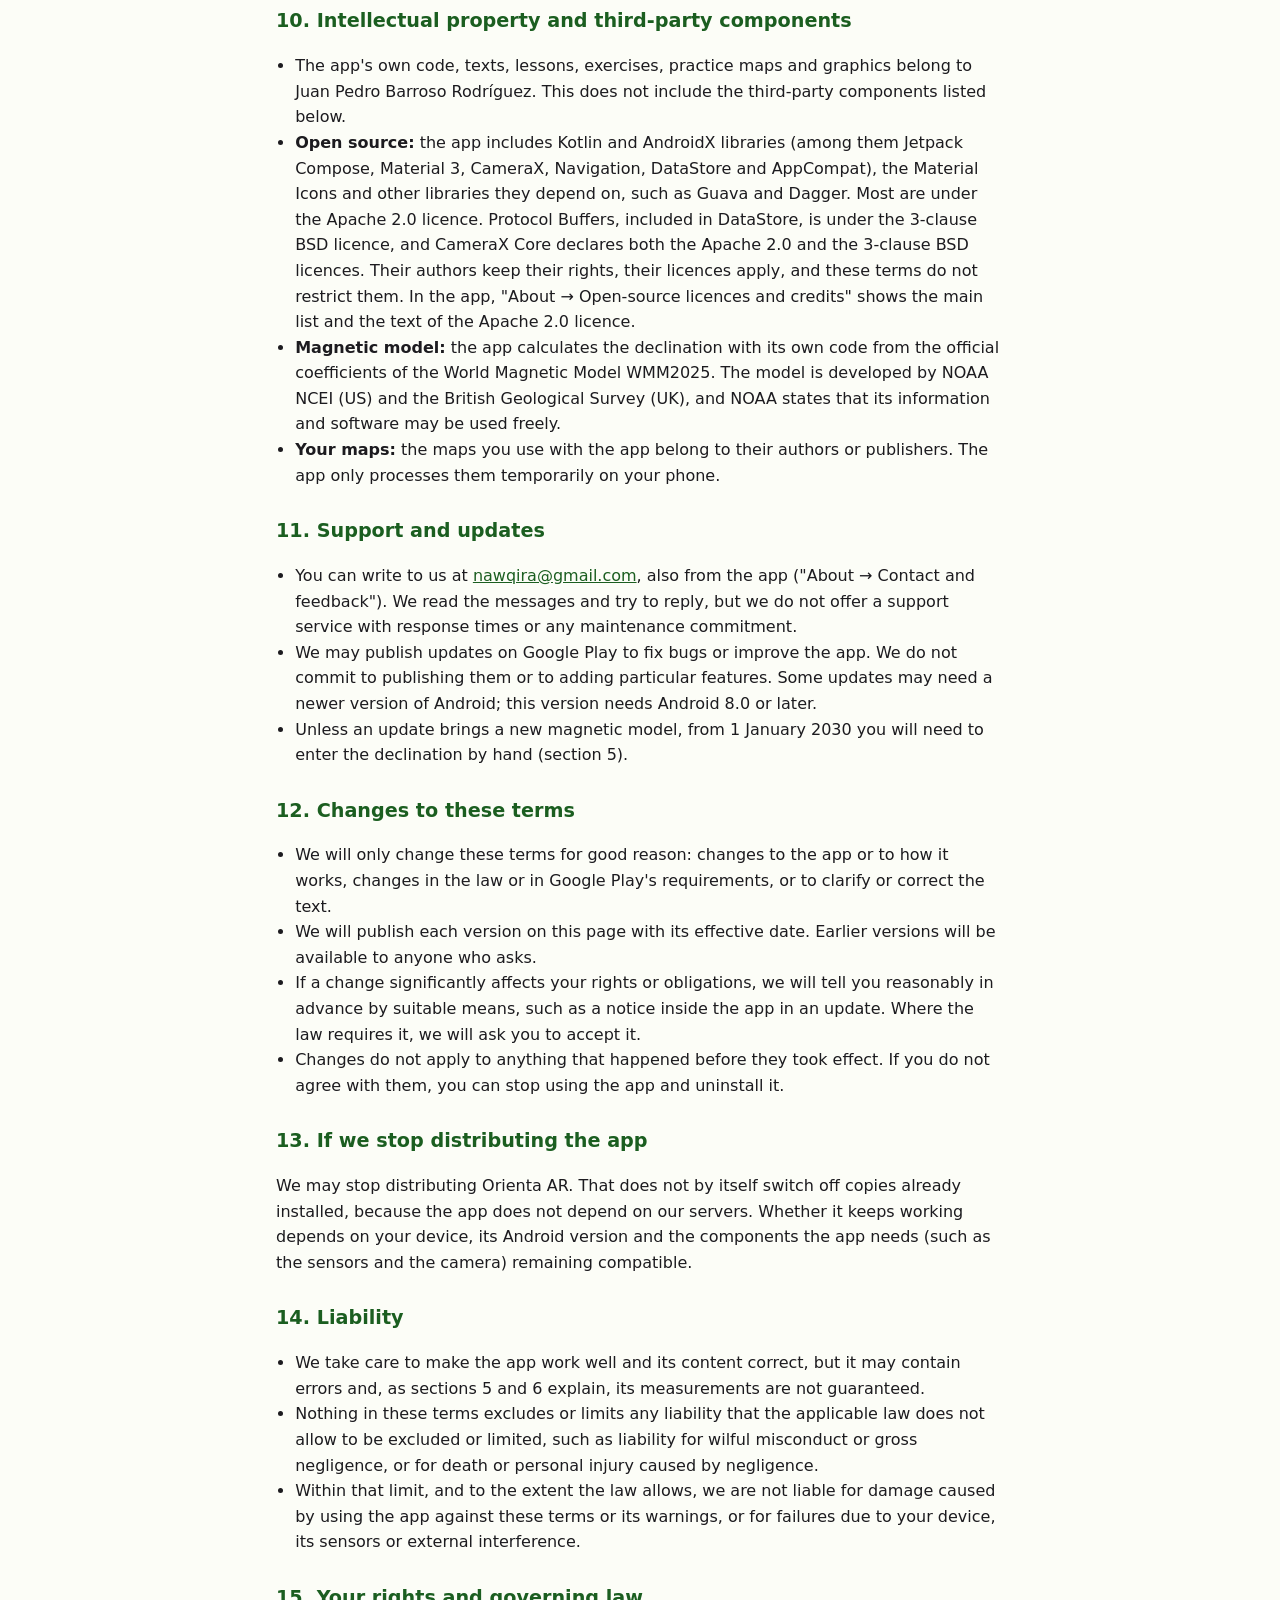
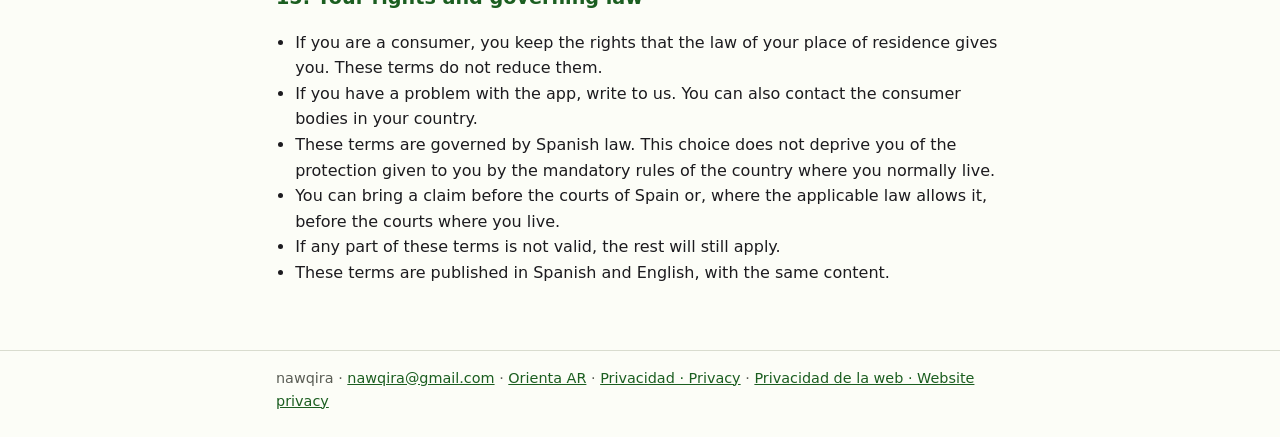
<file: orientaar/terms/index.html>
<!doctype html>
<html lang="es">
<head>
<meta charset="utf-8">
<meta name="viewport" content="width=device-width, initial-scale=1">
<title>Orienta AR · Términos de uso · Terms of use</title>
<meta name="description" content="Términos de uso de Orienta AR: quién la ofrece, qué hace, cómo funcionan sus referencias de norte, límites de sus mediciones, uso en el exterior, licencias y tus derechos. Also in English.">
<link rel="canonical" href="https://nawqira.com/orientaar/terms/">
<link rel="icon" href="/favicon.ico" sizes="any">
<link rel="icon" href="/assets/brand/favicon-32.png" type="image/png" sizes="32x32">
<link rel="apple-touch-icon" href="/assets/brand/apple-touch-icon.png">
<link rel="stylesheet" href="/assets/site.css?v=20261109">
</head>
<body>
<a class="skip-link" href="#main">Saltar al contenido · Skip to content</a>
<header class="site-header"><div class="wrap">
  <a class="brand" href="/">nawqira</a>
  <nav class="site-nav" aria-label="Idioma · Language"><a href="#es" hreflang="es" lang="es">Español</a><a href="#en" hreflang="en" lang="en">English</a></nav>
</div></header>

<main id="main" class="wrap">

<section id="es" lang="es">
<h1>Orienta AR — Términos de uso</h1>
<p class="meta">Ofrece la app: Juan Pedro Barroso Rodríguez · Contacto: <a href="mailto:nawqira@gmail.com">nawqira@gmail.com</a> · En vigor desde: 5 de noviembre de 2026 · Contenido contrastado con la versión 0.6.8 de la app · <a href="#en" hreflang="en" lang="en">English version</a></p>

<h2>1. Quién ofrece la app</h2>
<p>Orienta AR la ofrece <strong>Juan Pedro Barroso Rodríguez</strong> a título personal. <strong>nawqira</strong> es la marca con la que publica sus aplicaciones; no es una sociedad ni una entidad distinta de él. En estos términos, «nosotros» se refiere a Juan Pedro Barroso Rodríguez.</p>
<p>Para consultas, reclamaciones o avisos de errores, escribe a <a href="mailto:nawqira@gmail.com">nawqira@gmail.com</a>.</p>

<h2>2. Qué son estos términos</h2>
<ul>
  <li>Explican las condiciones con las que ofrecemos Orienta AR: qué hace, cuáles son sus límites, qué puedes hacer con ella y qué derechos conservas.</li>
  <li>Se publican en esta página, enlazada desde la ficha de Google Play y desde la web de nawqira. La app no te pide aceptarlos. Al abrirla por primera vez, muestra unos avisos y limitaciones que debes confirmar antes de usarla.</li>
  <li>La descarga desde Google Play se rige también por las condiciones de Google Play.</li>
  <li>Cómo se tratan los datos se explica en la <a href="/orientaar/privacy/#es">política de privacidad de Orienta AR</a>.</li>
</ul>

<h2>3. Qué es Orienta AR y para quién es</h2>
<p>Orienta AR es una app educativa para aprender y practicar orientación deportiva con un teléfono Android y un mapa de papel. Esta versión tiene cuatro modos:</p>
<ul>
  <li><strong>Brújula:</strong> muestra el rumbo con los sensores del teléfono y un indicador de la calidad de la lectura.</li>
  <li><strong>Mapa AR:</strong> con la cámara, te ayuda a girar un mapa de papel colocado sobre una superficie horizontal hasta orientarlo. También permite comprobar la orientación con una foto.</li>
  <li><strong>Rumbos:</strong> sobre una foto del mapa, mide el rumbo entre dos puntos que marcas tú.</li>
  <li><strong>Academia:</strong> cursos, lecciones, cuestionarios y ejercicios.</li>
</ul>
<p>Funciona sin conexión a Internet. Es una herramienta de aprendizaje y de práctica recreativa. <strong>No es un instrumento de navegación de seguridad</strong> y no está pensada para emergencias, rescates ni situaciones de supervivencia. No muestra tu posición en un mapa ni calcula rutas o distancias.</p>
<p>Está pensada para principiantes, estudiantes, docentes, clubes de orientación y aficionados. En Google Play la hemos declarado para personas de 13 años o más.</p>

<h2>4. Precio</h2>
<p>Esta versión es <strong>gratuita</strong>: no tiene compras dentro de la app, suscripciones ni publicidad, y no necesita una cuenta. Si en el futuro cambiáramos este modelo, por ejemplo con publicidad o con algún pago, definiremos sus condiciones y las comunicaremos antes de aplicarlas.</p>

<h2>5. Referencias de norte y correcciones</h2>
<p>El norte magnético (el de la brújula), el geográfico (el de los meridianos) y el de cuadrícula (el de las líneas de muchos mapas) son distintos. La diferencia entre el magnético y el geográfico es la declinación, que depende del lugar y de la fecha. La diferencia entre el geográfico y el de cuadrícula es la convergencia de cuadrícula, que depende de la posición y de la proyección del mapa. Así los usa cada modo:</p>
<ul>
  <li><strong>Brújula:</strong> por defecto muestra el rumbo respecto al norte magnético. Si eliges el norte geográfico, aplica la declinación magnética. Si no hay declinación disponible, lo avisa y sigue mostrando el norte magnético.</li>
  <li><strong>Mapa AR:</strong> tú indicas qué norte marcan las líneas de tu mapa; la app no lo supone. Para el norte geográfico necesita la declinación. Para el de cuadrícula necesita además la convergencia, que introduces tú (suele figurar en el margen del mapa). Sin esos datos, no muestra la guía.</li>
  <li><strong>Rumbos:</strong> mide el ángulo desde la línea de norte que marcas en la foto (no supone que el borde superior sea el norte) y lo expresa en el norte que has indicado para el mapa. Para seguir ese rumbo con la brújula, lo convierte al norte magnético con la declinación y, si el mapa usa el norte de cuadrícula, también con la convergencia. Si falta alguno de esos datos, no hace la conversión y te lo indica.</li>
  <li><strong>Declinación:</strong> puedes introducir tú una declinación correspondiente al lugar y a la fecha de uso, o calcularla con el modelo magnético mundial WMM2025, incluido en la app, a partir de una ubicación aproximada guardada. El modelo es válido hasta el <strong>31 de diciembre de 2029</strong>. Después, la app no lo extrapola: avisa de que hace falta una versión actualizada y te pide introducir la declinación a mano. Sin ubicación guardada, no calcula la declinación y puedes escribirla o usar solo el norte magnético. Cerca de los polos, el modelo puede no dar un valor.</li>
</ul>

<h2>6. Límites de las mediciones</h2>
<ul>
  <li><strong>Interferencias:</strong> el sensor magnético del teléfono mide el campo magnético de la Tierra, que es débil. Metales, imanes, fundas magnéticas, aparatos electrónicos, vehículos, túneles, estructuras de hormigón armado o líneas eléctricas pueden desviarlo varios grados o por completo. La app avisa de algunos problemas: calibración baja, campo inestable y, si has guardado una ubicación aproximada, un campo distinto del esperado en tu zona. No puede detectar todas las interferencias.</li>
  <li><strong>Calibración:</strong> el estado de calibración lo informa el propio teléfono. Una buena calibración no garantiza que la dirección sea exacta. «Lectura estable» significa que los sensores cumplen los criterios de calidad de la app, no que la dirección esté comprobada.</li>
  <li><strong>El teléfono:</strong> la calidad de las lecturas depende del modelo de teléfono y de sus sensores. Si falta un sensor necesario, la función afectada se desactiva.</li>
  <li><strong>Fotos y perspectiva:</strong> Mapa AR supone que el mapa está plano sobre una superficie horizontal. Para medir sobre una foto, la app corrige la perspectiva con las cuatro esquinas de un rectángulo de proporciones conocidas, o usa la foto tal cual si el teléfono estaba paralelo al mapa. Incluso después de corregirla, la perspectiva, la calidad de la imagen (enfoque, luz, reflejos, papel doblado) y la colocación de los puntos pueden introducir errores.</li>
  <li><strong>Incertidumbre:</strong> la incertidumbre que muestra la app solo cubre la colocación de los puntos. No incluye el error de la brújula ni el de la foto.</li>
  <li><strong>Ninguna lectura está garantizada.</strong> Compruébala con referencias del mapa y del terreno.</li>
</ul>

<h2>7. Uso en el exterior</h2>
<ul>
  <li>Orienta AR sirve para aprender y practicar. En el terreno, lleva un mapa y una brújula física y no la uses como única referencia.</li>
  <li>Los sensores, la cámara y la pantalla consumen batería: no dependas del teléfono para orientarte.</li>
  <li>No mires la pantalla mientras te desplazas por terreno difícil o cerca del tráfico.</li>
  <li>La app no tiene en cuenta el tiempo, el terreno ni tu experiencia: planifica tus salidas según esas condiciones.</li>
  <li>Muchas competiciones prohíben o limitan los dispositivos electrónicos. Consulta las normas del organizador antes de usarla en una carrera.</li>
</ul>

<h2>8. Imágenes de la cámara y datos en tu teléfono</h2>
<ul>
  <li>La imagen en directo de la cámara se usa en el momento y no se guarda.</li>
  <li>Las fotos que tomas en Mapa AR («Comprobar con foto») y en Rumbos se conservan solo en la memoria del teléfono mientras usas esa función. No se guardan en la galería ni en archivos, y se descartan al salir de la función o cerrar la app. La app no permite importar fotos.</li>
  <li>Las prácticas guardadas de Rumbos contienen solo números (rumbo, norte usado, tu estimación e incertidumbre), no la foto.</li>
  <li>Si haces una captura de pantalla con la función del teléfono, Android la guarda fuera de la app.</li>
  <li>La cámara solo se usa en Mapa AR y Rumbos, cuando les das permiso. La ubicación aproximada es opcional: solo se lee cuando la pides en Ajustes, y se guarda redondeada para calcular la declinación y comprobar interferencias. Esta versión no tiene acceso a Internet y no envía datos a nawqira ni a terceros. Los detalles están en la <a href="/orientaar/privacy/#es">política de privacidad</a>.</li>
</ul>

<h2>9. Uso permitido</h2>
<p>Te damos permiso gratuito, no exclusivo e intransferible para instalar y usar Orienta AR en tus dispositivos con fines personales, educativos o de práctica deportiva. Esto incluye su uso por docentes, centros educativos y clubes en clases, entrenamientos y actividades. Para usarla en cursos o actividades de pago, pídenos permiso antes escribiendo a <a href="mailto:nawqira@gmail.com">nawqira@gmail.com</a>.</p>
<p>En esas actividades puedes mostrar la app y reproducir sus ejercicios (por ejemplo, proyectarlos o copiarlos en una hoja de trabajo), indicando que proceden de Orienta AR.</p>
<p>Salvo en lo que permitan la ley o las licencias de código abierto del apartado 10, no está permitido:</p>
<ul>
  <li>vender los contenidos propios de la app (lecciones, ejercicios, mapas de práctica y gráficos) o publicarlos como material independiente, separado de la app;</li>
  <li>distribuir copias modificadas de la app;</li>
  <li>usarla para fines ilegales.</li>
</ul>

<h2>10. Propiedad intelectual y componentes de terceros</h2>
<ul>
  <li>El código propio de la app, sus textos, lecciones, ejercicios, mapas de práctica y gráficos son de Juan Pedro Barroso Rodríguez. Esto no incluye los componentes de terceros que se indican a continuación.</li>
  <li><strong>Código abierto:</strong> la app incluye bibliotecas de Kotlin y AndroidX (entre ellas Jetpack Compose, Material 3, CameraX, Navigation, DataStore y AppCompat), los iconos Material Icons y otras bibliotecas de las que dependen, como Guava y Dagger. La mayoría tienen licencia Apache 2.0. Protocol Buffers, incluido en DataStore, tiene licencia BSD de 3 cláusulas, y CameraX Core declara las licencias Apache 2.0 y BSD de 3 cláusulas. Sus autores conservan sus derechos, se aplican sus licencias y estos términos no las restringen. En la app, «Acerca de → Licencias de código abierto y atribuciones» muestra la lista principal y el texto de la licencia Apache 2.0.</li>
  <li><strong>Modelo magnético:</strong> la app calcula la declinación con código propio a partir de los coeficientes oficiales del World Magnetic Model WMM2025. El modelo lo han desarrollado NOAA NCEI (EE. UU.) y el British Geological Survey (Reino Unido), y NOAA indica que su información y su software pueden usarse libremente.</li>
  <li><strong>Tus mapas:</strong> los mapas que usas con la app son de sus autores o editores. La app solo los procesa de forma temporal en tu teléfono.</li>
</ul>

<h2>11. Soporte y actualizaciones</h2>
<ul>
  <li>Puedes escribirnos a <a href="mailto:nawqira@gmail.com">nawqira@gmail.com</a>, también desde la app («Acerca de → Contacto y sugerencias»). Leemos los mensajes y procuramos responder, pero no ofrecemos un servicio de soporte con plazos ni compromisos de mantenimiento.</li>
  <li>Podemos publicar actualizaciones en Google Play para corregir errores o mejorar la app. No nos comprometemos a publicarlas ni a añadir funciones concretas. Algunas actualizaciones pueden necesitar una versión más reciente de Android; esta versión necesita Android 8.0 o posterior.</li>
  <li>Si no hay una actualización con un modelo magnético nuevo, a partir del 1 de enero de 2030 tendrás que introducir la declinación a mano (apartado 5).</li>
</ul>

<h2>12. Cambios en estos términos</h2>
<ul>
  <li>Solo cambiaremos estos términos por motivos justificados: cambios en la app o en su modelo de funcionamiento, cambios legales o de los requisitos de Google Play, o para aclarar o corregir el texto.</li>
  <li>Publicaremos cada versión en esta página con su fecha de entrada en vigor. Las versiones anteriores estarán disponibles para quien las pida.</li>
  <li>Si un cambio afecta de forma importante a tus derechos u obligaciones, lo comunicaremos con antelación razonable por un medio adecuado, como un aviso dentro de la app en una actualización. Cuando la ley lo exija, te pediremos que lo aceptes.</li>
  <li>Los cambios no se aplican a lo ocurrido antes de su entrada en vigor. Si no estás de acuerdo con ellos, puedes dejar de usar la app y desinstalarla.</li>
</ul>

<h2>13. Si dejamos de distribuir la app</h2>
<p>Podemos dejar de distribuir Orienta AR. Eso no desactiva por sí mismo las copias ya instaladas, porque la app no depende de servidores nuestros. Que siga funcionando depende de que tu dispositivo, su versión de Android y los componentes que la app necesita (como los sensores y la cámara) sigan siendo compatibles.</p>

<h2>14. Responsabilidad</h2>
<ul>
  <li>Ponemos cuidado en que la app funcione bien y en que sus contenidos sean correctos, pero puede tener errores y, como explican los apartados 5 y 6, sus mediciones no están garantizadas.</li>
  <li>Nada de estos términos excluye ni limita la responsabilidad que la ley aplicable no permita excluir o limitar, como la derivada de dolo o culpa grave, o de la muerte o las lesiones personales causadas por negligencia.</li>
  <li>Dentro de ese límite, y en la medida en que la ley lo permita, no respondemos de los daños causados por usar la app en contra de estos términos o de sus avisos, ni de los fallos debidos a tu dispositivo, a sus sensores o a interferencias externas.</li>
</ul>

<h2>15. Tus derechos y ley aplicable</h2>
<ul>
  <li>Si eres consumidor, conservas los derechos que te reconozca la ley de tu lugar de residencia. Estos términos no los reducen.</li>
  <li>Si tienes un problema con la app, escríbenos. También puedes acudir a los organismos de consumo de tu país.</li>
  <li>Estos términos se rigen por la ley española. Esta elección no te priva de la protección que te den las normas obligatorias del país en el que resides habitualmente.</li>
  <li>Puedes reclamar ante los tribunales de España o, cuando la ley aplicable te lo permita, ante los del lugar donde resides.</li>
  <li>Si alguna parte de estos términos no fuera válida, el resto seguirá aplicándose.</li>
  <li>Estos términos se publican en español y en inglés, con el mismo contenido.</li>
</ul>
</section>

<hr>

<section id="en" lang="en">
<h1>Orienta AR — Terms of use</h1>
<p class="meta">Offered by: Juan Pedro Barroso Rodríguez · Contact: <a href="mailto:nawqira@gmail.com">nawqira@gmail.com</a> · Effective: 5 November 2026 · Content checked against version 0.6.8 of the app · <a href="#es" hreflang="es" lang="es">Versión en español</a></p>

<h2>1. Who offers the app</h2>
<p>Orienta AR is offered by <strong>Juan Pedro Barroso Rodríguez</strong> in a personal capacity. <strong>nawqira</strong> is the brand under which he publishes his apps; it is not a company or a separate entity. In these terms, "we" and "us" mean Juan Pedro Barroso Rodríguez.</p>
<p>For questions, complaints or bug reports, write to <a href="mailto:nawqira@gmail.com">nawqira@gmail.com</a>.</p>

<h2>2. What these terms are</h2>
<ul>
  <li>They explain the conditions under which we offer Orienta AR: what it does, its limits, what you may do with it and the rights you keep.</li>
  <li>They are published on this page, which is linked from the Google Play listing and from the nawqira website. The app does not ask you to accept them. The first time you open it, it shows some warnings and limitations that you must confirm before using it.</li>
  <li>Downloading from Google Play is also governed by Google Play's terms.</li>
  <li>How data is handled is explained in the <a href="/orientaar/privacy/#en">Orienta AR privacy policy</a>.</li>
</ul>

<h2>3. What Orienta AR is and who it is for</h2>
<p>Orienta AR is an educational app for learning and practising orienteering with an Android phone and a paper map. This version has four modes:</p>
<ul>
  <li><strong>Compass:</strong> shows the heading using the phone's sensors, with an indicator of the reading's quality.</li>
  <li><strong>Map AR:</strong> with the camera, it helps you turn a paper map lying on a level surface until it is oriented. It also lets you check the orientation with a photo.</li>
  <li><strong>Bearings:</strong> on a photo of the map, it measures the bearing between two points that you mark.</li>
  <li><strong>Academy:</strong> courses, lessons, quizzes and exercises.</li>
</ul>
<p>It works without an Internet connection. It is a tool for learning and recreational practice. <strong>It is not a safety navigation instrument</strong> and is not meant for emergencies, rescues or survival situations. It does not show your position on a map or calculate routes or distances.</p>
<p>It is designed for beginners, students, teachers, orienteering clubs and enthusiasts. On Google Play we have declared it for people aged 13 and over.</p>

<h2>4. Price</h2>
<p>This version is <strong>free</strong>: it has no in-app purchases, subscriptions or ads, and needs no account. If we change this model in the future, for example with ads or some kind of payment, we will set out the conditions and announce them before they apply.</p>

<h2>5. North references and corrections</h2>
<p>Magnetic north (the compass's), true north (the meridians') and grid north (the lines on many maps) are different. The difference between magnetic and true north is the declination, which depends on place and date. The difference between true and grid north is the grid convergence, which depends on the position and on the map's projection. This is how each mode uses them:</p>
<ul>
  <li><strong>Compass:</strong> by default it shows the heading relative to magnetic north. If you choose true north, it applies the magnetic declination. If no declination is available, it says so and keeps showing magnetic north.</li>
  <li><strong>Map AR:</strong> you state which north your map's lines show; the app does not assume it. For true north it needs the declination. For grid north it also needs the convergence, which you enter (it is usually printed in the map margin). Without that data, it does not show the guide.</li>
  <li><strong>Bearings:</strong> it measures the angle from the north line you mark on the photo (it does not assume the top edge is north) and gives it in the north you stated for the map. To follow that bearing with the compass, it converts it to magnetic north using the declination and, if the map uses grid north, the convergence as well. If any of that data is missing, it does not convert and tells you so.</li>
  <li><strong>Declination:</strong> you can enter a declination that matches the place and date of use, or have it calculated with the World Magnetic Model WMM2025, built into the app, from a saved approximate location. The model is valid until <strong>31 December 2029</strong>. After that, the app does not extrapolate: it says an updated version is needed and asks you to enter the declination by hand. With no saved location, it does not calculate the declination, and you can type it in or use magnetic north only. Near the poles, the model may give no value.</li>
</ul>

<h2>6. Limits of the measurements</h2>
<ul>
  <li><strong>Interference:</strong> the phone's magnetic sensor measures the Earth's magnetic field, which is weak. Metal, magnets, magnetic cases, electronic devices, vehicles, tunnels, reinforced-concrete structures or power lines can deflect it by several degrees or completely. The app warns about some problems: low calibration, an unstable field and, if you have saved an approximate location, a field different from the one expected in your area. It cannot detect every kind of interference.</li>
  <li><strong>Calibration:</strong> the calibration status is reported by the phone itself. Good calibration does not guarantee that the direction is exact. "Stable reading" means the sensors meet the app's quality criteria, not that the direction has been checked.</li>
  <li><strong>The phone:</strong> reading quality depends on the phone model and its sensors. If a required sensor is missing, the affected feature is turned off.</li>
  <li><strong>Photos and perspective:</strong> Map AR assumes the map lies flat on a level surface. To measure on a photo, the app corrects the perspective using the four corners of a rectangle of known proportions, or uses the photo as it is if the phone was parallel to the map. Even after correction, the perspective, the image quality (focus, light, glare, folded paper) and where the points are placed can introduce errors.</li>
  <li><strong>Uncertainty:</strong> the uncertainty the app shows only covers where the points are placed. It does not include the compass error or the photo error.</li>
  <li><strong>No reading is guaranteed.</strong> Check it against references on the map and on the ground.</li>
</ul>

<h2>7. Using it outdoors</h2>
<ul>
  <li>Orienta AR is for learning and practice. Out on the ground, carry a map and a physical compass and do not use the app as your only reference.</li>
  <li>The sensors, camera and screen use battery: do not rely on your phone to find your way.</li>
  <li>Do not look at the screen while moving over difficult ground or near traffic.</li>
  <li>The app does not take the weather, the terrain or your experience into account: plan your outings with those conditions in mind.</li>
  <li>Many competitions ban or restrict electronic devices. Check the organiser's rules before using it in a race.</li>
</ul>

<h2>8. Camera images and data on your phone</h2>
<ul>
  <li>The live camera image is used as it comes in and is not saved.</li>
  <li>Photos you take in Map AR ("Check with a photo") and in Bearings are kept only in the phone's memory while you use that feature. They are not saved to the gallery or to files, and they are discarded when you leave the feature or close the app. The app does not let you import photos.</li>
  <li>Saved Bearings practices contain only numbers (bearing, north used, your estimate and uncertainty), not the photo.</li>
  <li>If you take a screenshot with your phone's own feature, Android saves it outside the app.</li>
  <li>The camera is used only in Map AR and Bearings, once you allow it. The approximate location is optional: it is read only when you ask for it in Settings, and it is stored rounded to calculate the declination and check for interference. This version has no Internet access and sends no data to nawqira or to third parties. The details are in the <a href="/orientaar/privacy/#en">privacy policy</a>.</li>
</ul>

<h2>9. Permitted use</h2>
<p>We give you a free, non-exclusive and non-transferable permission to install and use Orienta AR on your devices for personal, educational or sports-practice purposes. This includes use by teachers, schools and clubs in lessons, training sessions and activities. To use it in paid courses or activities, ask us for permission first by writing to <a href="mailto:nawqira@gmail.com">nawqira@gmail.com</a>.</p>
<p>In those activities you may show the app and reproduce its exercises (for example, project them or copy them onto a worksheet), stating that they come from Orienta AR.</p>
<p>Except where the law or the open-source licences in section 10 allow it, you may not:</p>
<ul>
  <li>sell the app's own content (lessons, exercises, practice maps and graphics) or publish it as standalone material, separate from the app;</li>
  <li>distribute modified copies of the app;</li>
  <li>use it for unlawful purposes.</li>
</ul>

<h2>10. Intellectual property and third-party components</h2>
<ul>
  <li>The app's own code, texts, lessons, exercises, practice maps and graphics belong to Juan Pedro Barroso Rodríguez. This does not include the third-party components listed below.</li>
  <li><strong>Open source:</strong> the app includes Kotlin and AndroidX libraries (among them Jetpack Compose, Material 3, CameraX, Navigation, DataStore and AppCompat), the Material Icons and other libraries they depend on, such as Guava and Dagger. Most are under the Apache 2.0 licence. Protocol Buffers, included in DataStore, is under the 3-clause BSD licence, and CameraX Core declares both the Apache 2.0 and the 3-clause BSD licences. Their authors keep their rights, their licences apply, and these terms do not restrict them. In the app, "About → Open-source licences and credits" shows the main list and the text of the Apache 2.0 licence.</li>
  <li><strong>Magnetic model:</strong> the app calculates the declination with its own code from the official coefficients of the World Magnetic Model WMM2025. The model is developed by NOAA NCEI (US) and the British Geological Survey (UK), and NOAA states that its information and software may be used freely.</li>
  <li><strong>Your maps:</strong> the maps you use with the app belong to their authors or publishers. The app only processes them temporarily on your phone.</li>
</ul>

<h2>11. Support and updates</h2>
<ul>
  <li>You can write to us at <a href="mailto:nawqira@gmail.com">nawqira@gmail.com</a>, also from the app ("About → Contact and feedback"). We read the messages and try to reply, but we do not offer a support service with response times or any maintenance commitment.</li>
  <li>We may publish updates on Google Play to fix bugs or improve the app. We do not commit to publishing them or to adding particular features. Some updates may need a newer version of Android; this version needs Android 8.0 or later.</li>
  <li>Unless an update brings a new magnetic model, from 1 January 2030 you will need to enter the declination by hand (section 5).</li>
</ul>

<h2>12. Changes to these terms</h2>
<ul>
  <li>We will only change these terms for good reason: changes to the app or to how it works, changes in the law or in Google Play's requirements, or to clarify or correct the text.</li>
  <li>We will publish each version on this page with its effective date. Earlier versions will be available to anyone who asks.</li>
  <li>If a change significantly affects your rights or obligations, we will tell you reasonably in advance by suitable means, such as a notice inside the app in an update. Where the law requires it, we will ask you to accept it.</li>
  <li>Changes do not apply to anything that happened before they took effect. If you do not agree with them, you can stop using the app and uninstall it.</li>
</ul>

<h2>13. If we stop distributing the app</h2>
<p>We may stop distributing Orienta AR. That does not by itself switch off copies already installed, because the app does not depend on our servers. Whether it keeps working depends on your device, its Android version and the components the app needs (such as the sensors and the camera) remaining compatible.</p>

<h2>14. Liability</h2>
<ul>
  <li>We take care to make the app work well and its content correct, but it may contain errors and, as sections 5 and 6 explain, its measurements are not guaranteed.</li>
  <li>Nothing in these terms excludes or limits any liability that the applicable law does not allow to be excluded or limited, such as liability for wilful misconduct or gross negligence, or for death or personal injury caused by negligence.</li>
  <li>Within that limit, and to the extent the law allows, we are not liable for damage caused by using the app against these terms or its warnings, or for failures due to your device, its sensors or external interference.</li>
</ul>

<h2>15. Your rights and governing law</h2>
<ul>
  <li>If you are a consumer, you keep the rights that the law of your place of residence gives you. These terms do not reduce them.</li>
  <li>If you have a problem with the app, write to us. You can also contact the consumer bodies in your country.</li>
  <li>These terms are governed by Spanish law. This choice does not deprive you of the protection given to you by the mandatory rules of the country where you normally live.</li>
  <li>You can bring a claim before the courts of Spain or, where the applicable law allows it, before the courts where you live.</li>
  <li>If any part of these terms is not valid, the rest will still apply.</li>
  <li>These terms are published in Spanish and English, with the same content.</li>
</ul>
</section>

</main>

<footer class="site-footer"><div class="wrap">
  nawqira · <a href="mailto:nawqira@gmail.com">nawqira@gmail.com</a> · <a href="/orientaar/">Orienta AR</a> · <a href="/orientaar/privacy/">Privacidad · Privacy</a> · <a href="/privacy/">Privacidad de la web · Website privacy</a>
</div></footer>
</body>
</html>
</file>
<file: assets/site.css>
/* nawqira — shared site styles. Plain CSS, no external fonts or scripts. */
:root {
  --text: #1c1b1f; --muted: #5a5d55; --bg: #fcfdf7; --surface: #f1f4ea;
  --accent: #1b5e20; --line: #d9dccf;
}
@media (prefers-color-scheme: dark) {
  :root { --text: #e6e6e1; --muted: #a9ada3; --bg: #151714; --surface: #1e211c; --accent: #81c784; --line: #343830; }
}
* { box-sizing: border-box; }
body { margin: 0; background: var(--bg); color: var(--text);
  font: 16px/1.6 system-ui, -apple-system, "Segoe UI", Roboto, sans-serif; }
a { color: var(--accent); }
.wrap { max-width: 760px; margin: 0 auto; padding: 0 16px; }

.site-header { border-bottom: 1px solid var(--line); }
.site-header .wrap { display: flex; align-items: center; justify-content: space-between; gap: 12px; padding-top: 14px; padding-bottom: 14px; flex-wrap: wrap; }
.brand { font-weight: 700; font-size: 1.25rem; letter-spacing: .02em; color: var(--text); text-decoration: none; }
.site-nav a { margin-left: 16px; text-decoration: none; }
.site-nav a:first-child { margin-left: 0; }

main.wrap { padding-top: 28px; padding-bottom: 48px; }
h1 { font-size: 1.8rem; line-height: 1.25; margin: 0 0 6px; }
h2 { font-size: 1.2rem; margin: 28px 0 8px; color: var(--accent); }
h3 { margin: 0 0 4px; }
.muted, .meta { color: var(--muted); }
.meta { font-size: .9rem; }
ul { padding-left: 1.2rem; }
hr { border: 0; border-top: 1px solid var(--line); margin: 40px 0; }

.hero { padding: 12px 0 8px; }
.hero h1 { font-size: clamp(1.7rem, 5.5vw, 2.6rem); line-height: 1.2; letter-spacing: -.01em; margin: 0 0 14px; text-wrap: balance; }
.hero p { font-size: clamp(1.05rem, 2.6vw, 1.2rem); line-height: 1.6; color: var(--muted); max-width: 36em; margin: 0; }

.cards { display: grid; gap: 12px; }
.card { background: var(--surface); border: 1px solid var(--line); border-radius: 12px; padding: 16px; }
.card p { margin: 6px 0; }
.card-app { display: grid; grid-template-columns: 64px 1fr; gap: 16px; align-items: start; }
.card-icon { width: 64px; height: 64px; border-radius: 22%; box-shadow: 0 1px 3px rgba(0,0,0,.18); }
/* "Próximamente" / "Coming soon" until the app is on Google Play; remove the span then */
.card-app { position: relative; }
.card-app:has(.badge) h3 { padding-right: 110px; }
@media (max-width: 480px) { .card-app:has(.badge) { padding-top: 40px; } .card-app:has(.badge) h3 { padding-right: 0; } }
.badge { position: absolute; top: 12px; right: 12px; font-size: .78rem; font-weight: 600; color: var(--accent); border: 1px solid var(--accent); border-radius: 999px; padding: 2px 10px; }
.button { display: inline-block; background: var(--accent); color: var(--bg); font-weight: 600; text-decoration: none; padding: 10px 18px; border-radius: 999px; margin-right: 8px; }
.button:hover { text-decoration: underline; }
.links a { margin-right: 16px; }
/* Social links: icon only (name in .visually-hidden), monochrome glyph in the text colour, 34 px tap area */
.social { display: inline-flex; align-items: center; padding: 6px; margin-left: -6px; }
.social svg { flex: none; color: var(--text); }
.social + .social { margin-left: 6px; }

.site-footer { border-top: 1px solid var(--line); color: var(--muted); font-size: .9rem; }
.site-footer .wrap { padding-top: 16px; padding-bottom: 24px; }

/* Accessibility helpers */
.skip-link { position: absolute; left: 8px; top: -48px; background: var(--surface); color: var(--text);
  padding: 8px 12px; border: 1px solid var(--line); border-radius: 8px; z-index: 10; }
.skip-link:focus { top: 8px; }
.visually-hidden { position: absolute; width: 1px; height: 1px; padding: 0; margin: -1px; overflow: hidden;
  clip: rect(0 0 0 0); white-space: nowrap; border: 0; }
a:focus-visible { outline: 2px solid var(--accent); outline-offset: 2px; border-radius: 2px; }
.site-nav .lang { font-weight: 600; border: 1px solid var(--line); border-radius: 6px; padding: 1px 8px; }

/* Future ad slots (inactive). Rules in docs/ADS.md. No element uses this class while ads are off,
   so nothing takes space. When enabled, a slot reserves its height to avoid layout shifts. */
.ad-slot { margin: 32px 0; min-height: 100px; text-align: center; }

/* ---- App page standard (nawqira, 2026-10-18). Reusable blocks for every app page:
   .app-hero, .facts, .gallery, .features, .note. Each app sets only two colours on <body>:
   --app-accent (main) and --app-accent-2 (secondary), e.g. <body class="app-orientaar">. ---- */
:root { --app-accent: var(--accent); --app-accent-2: var(--accent); }
.app-orientaar { --app-accent: #1b5e20; --app-accent-2: #e65100; }
@media (prefers-color-scheme: dark) { .app-orientaar { --app-accent: #81c784; --app-accent-2: #ffb74d; } }
.app-atupaso { --app-accent: #4d6b58; --app-accent-2: #34503c; }
@media (prefers-color-scheme: dark) { .app-atupaso { --app-accent: #a9cbb2; --app-accent-2: #d3e6d6; } }

.app-hero { display: grid; grid-template-columns: auto 1fr; gap: 20px; align-items: center; padding: 4px 0; }
.app-hero img { width: 96px; height: 96px; border-radius: 22%; box-shadow: 0 1px 3px rgba(0,0,0,.18); }
.app-hero h1 { margin: 0; font-size: clamp(1.9rem, 6vw, 2.6rem); line-height: 1.1; }
.app-hero .tagline { margin: 6px 0 0; font-size: 1.1rem; color: var(--muted); }
.app-hero .platform { margin: 10px 0 0; font-size: .9rem; color: var(--muted); }
.app-hero .platform b { color: var(--text); font-weight: 600; }
@media (max-width: 560px) { .app-hero { grid-template-columns: 1fr; gap: 14px; } }

.facts { display: flex; flex-wrap: wrap; gap: 8px; list-style: none; padding: 0; margin: 20px 0 4px; }
.facts li { border: 1px solid var(--line); border-radius: 999px; padding: 4px 12px; font-size: .9rem; background: var(--surface); }
.facts li::before { content: "✓ "; color: var(--app-accent); font-weight: 700; }

/* Real screenshots (1080×2160 sources, served at 360/540 px), thin frame, captions as text. */
.gallery { display: grid; grid-auto-flow: column; grid-auto-columns: minmax(150px, 1fr); gap: 14px;
  overflow-x: auto; scroll-snap-type: x mandatory; list-style: none; padding: 6px 2px 14px; margin: 8px 0 0; }
.gallery li { scroll-snap-align: start; }
.gallery figure { margin: 0; }
.gallery img { display: block; width: 100%; height: auto; aspect-ratio: 1 / 2; border-radius: 16px;
  border: 1px solid var(--line); background: #0e1210; }
.gallery figcaption { font-size: .9rem; color: var(--muted); margin-top: 8px; line-height: 1.4; }
.gallery figcaption b { display: block; color: var(--text); }
.gallery:focus-visible { outline: 2px solid var(--accent); outline-offset: 4px; border-radius: 8px; }
@media (max-width: 640px) { .gallery { grid-auto-columns: 62%; } }

.features { display: grid; gap: 12px; grid-template-columns: repeat(auto-fit, minmax(280px, 1fr)); margin: 8px 0; }
.feature { border: 1px solid var(--line); border-top: 3px solid var(--app-accent); border-radius: 12px;
  padding: 14px 16px; background: var(--surface); }
.feature h3 { margin: 0 0 4px; font-size: 1.05rem; }
.feature p { margin: 0; color: var(--muted); font-size: .95rem; }

.note { border-left: 4px solid var(--app-accent-2); background: var(--surface); padding: 10px 14px;
  border-radius: 0 8px 8px 0; margin: 24px 0 0; }
</file>
